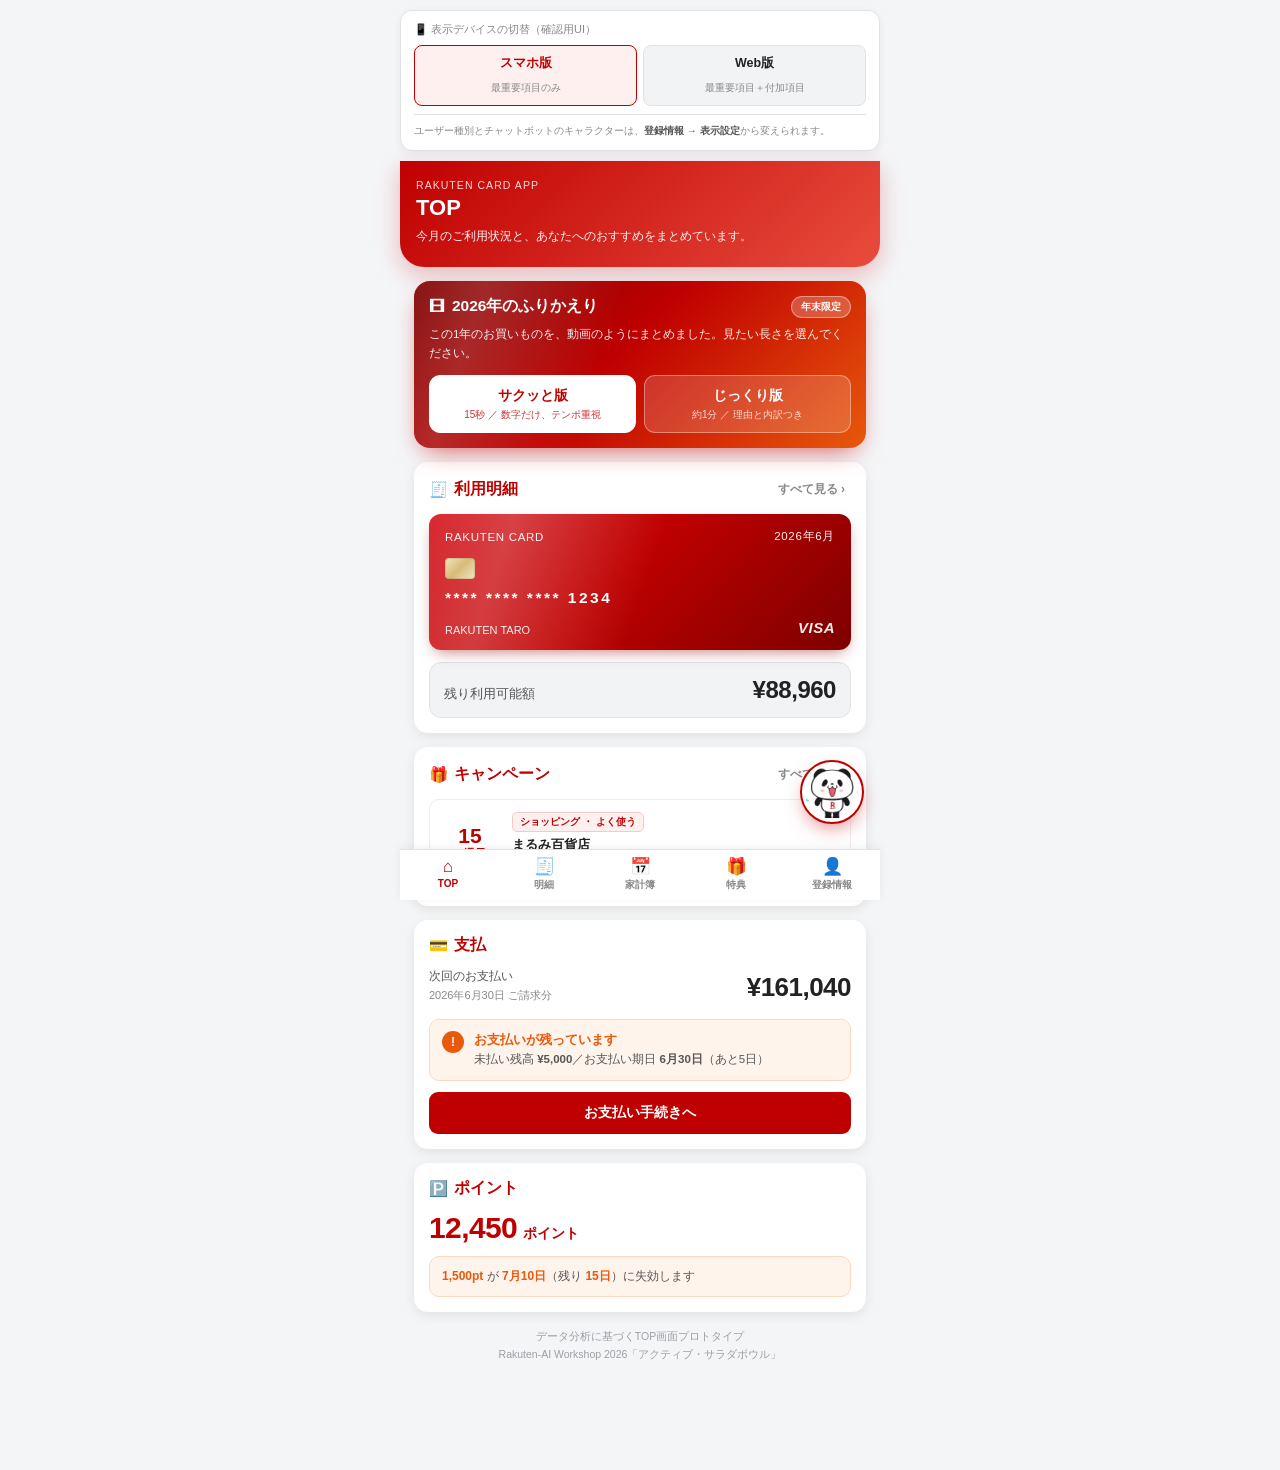
<file: index.html>
<!DOCTYPE html>
<html lang="ja">
<head>
<meta charset="UTF-8">
<meta name="viewport" content="width=device-width, initial-scale=1.0">
<meta name="robots" content="noindex">
<title>楽天カードアプリ 画面設計デモ</title>
<link rel="canonical" href="top.html">
<meta http-equiv="refresh" content="0; url=top.html">
<style>
  body{margin:0;min-height:100vh;display:flex;align-items:center;justify-content:center;
       font-family:"Hiragino Sans","Yu Gothic",sans-serif;background:#bf0000;color:#fff}
  a{color:#fff}
</style>
</head>
<body>
  <p>読み込み中… 自動で切り替わらない場合は <a href="top.html">こちら</a></p>
  <script>location.replace("top.html");</script>
</body>
</html>
</file>
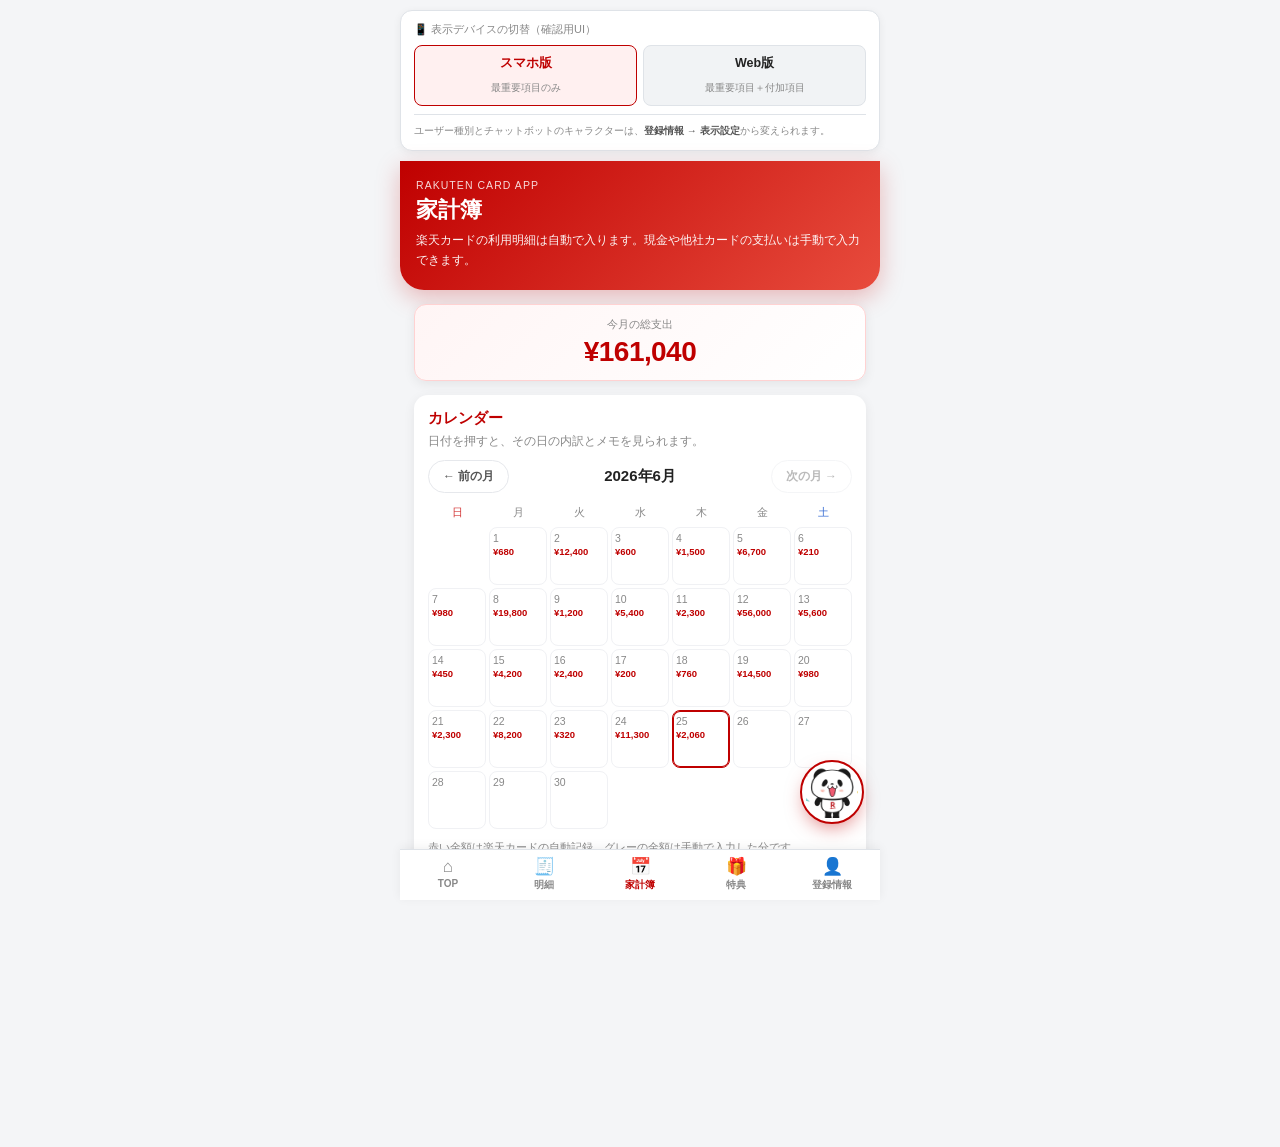
<file: budget.html>
<!doctype html>
<html lang="ja">
    <head>
        <meta charset="UTF-8" />
        <meta name="viewport" content="width=device-width, initial-scale=1.0" />
        <title>家計簿 | 楽天カードアプリ改修案</title>
        <link rel="stylesheet" href="assets/common.css?v=20260818c" />
        <style>
            * {
                box-sizing: border-box;
                margin: 0;
                padding: 0;
            }
            :root {
                --brand: #bf0000;
                --brand-dark: #8e0000;
                --warm: #e8590c;
                --ink: #222;
                --ink-2: #555;
                --ink-3: #888;
                --line: #e6e8ec;
            }
            body {
                background: #f4f5f7;
                color: var(--ink);
                font-family:
                    "Hiragino Sans",
                    "Yu Gothic UI",
                    -apple-system,
                    "Noto Sans JP",
                    Meiryo,
                    sans-serif;
            }
            button {
                font: inherit;
                cursor: pointer;
            }
            .num {
                font-variant-numeric: tabular-nums;
            }
            .app {
                max-width: 480px;
                margin: 0 auto;
                min-height: 100vh;
                position: relative;
            }

            .screen {
                display: none;
            }
            .screen.active {
                display: block;
            }

            header.hero {
                background: linear-gradient(135deg, var(--brand), #e84c3d);
                color: #fff;
                padding: 18px 16px 20px;
                border-radius: 0 0 24px 24px;
                box-shadow: 0 8px 24px rgba(191, 0, 0, 0.25);
            }
            header.hero .mini {
                font-size: 10.5px;
                opacity: 0.85;
                letter-spacing: 0.1em;
            }
            header.hero h1 {
                font-size: 22px;
                margin: 4px 0 6px;
            }
            header.hero p {
                font-size: 12px;
                opacity: 0.95;
                line-height: 1.6;
            }

            .content {
                padding: 14px;
            }

            .summary-row {
                display: grid;
                grid-template-columns: 1fr 1fr;
                gap: 8px;
                margin-bottom: 14px;
            }
            .summary-card {
                background: #fff;
                border-radius: 12px;
                padding: 12px 10px;
                box-shadow: 0 3px 12px rgba(0, 0, 0, 0.07);
                text-align: center;
            }
            .summary-card.main {
                grid-column: 1 / -1;
                background: linear-gradient(135deg, #fff5f5, #fff);
                border: 1px solid #ffd2d2;
            }
            .summary-card .label {
                font-size: 11px;
                color: var(--ink-3);
                margin-bottom: 4px;
            }
            .summary-card .value {
                font-size: 17px;
                font-weight: bold;
            }
            .summary-card.main .value {
                font-size: 28px;
                color: var(--brand);
                letter-spacing: -0.02em;
            }

            .section {
                background: #fff;
                border-radius: 14px;
                padding: 14px;
                margin-bottom: 14px;
                box-shadow: 0 3px 12px rgba(0, 0, 0, 0.07);
            }
            .section-title {
                font-size: 14.5px;
                font-weight: bold;
                color: var(--brand);
                margin-bottom: 4px;
            }
            .section-sub {
                font-size: 11.5px;
                color: var(--ink-3);
                line-height: 1.6;
                margin-bottom: 10px;
            }

            .month-bar {
                display: flex;
                justify-content: space-between;
                align-items: center;
                margin-bottom: 10px;
            }
            .month-btn {
                border: 1px solid var(--line);
                background: #fff;
                color: var(--ink-2);
                border-radius: 999px;
                padding: 7px 14px;
                font-size: 12px;
                font-weight: 700;
            }
            .month-btn:hover:not(:disabled) {
                border-color: var(--brand);
                color: var(--brand);
            }
            .month-btn:disabled {
                opacity: 0.4;
                cursor: default;
            }
            .month-label {
                font-size: 15px;
                font-weight: bold;
            }

            .weekdays {
                display: grid;
                grid-template-columns: repeat(7, 1fr);
                gap: 3px;
                margin-bottom: 4px;
            }
            .weekday {
                text-align: center;
                font-size: 10.5px;
                color: var(--ink-3);
                padding: 3px 0;
            }
            .weekday:first-child {
                color: #d43b3b;
            }
            .weekday:last-child {
                color: #3b6fd4;
            }

            .calendar-grid {
                display: grid;
                grid-template-columns: repeat(7, 1fr);
                gap: 3px;
            }
            .cell {
                min-height: 58px;
                border: 1px solid #f0f1f4;
                border-radius: 8px;
                padding: 4px 3px;
                background: #fff;
                text-align: left;
                font: inherit;
                display: flex;
                flex-direction: column;
                gap: 2px;
                transition:
                    background 0.15s,
                    border-color 0.15s;
            }
            .cell:hover {
                background: #fff6f6;
                border-color: #f3caca;
            }
            .cell.empty {
                border: none;
                background: transparent;
                cursor: default;
            }
            .cell.today {
                border-color: var(--brand);
                box-shadow: inset 0 0 0 1px var(--brand);
            }
            .cell .d {
                font-size: 10.5px;
                color: var(--ink-3);
            }
            .cell .tiny-amount {
                font-size: 9.5px;
                font-weight: 700;
                line-height: 1.3;
            }
            .tiny-amount.auto {
                color: var(--brand);
            }
            .tiny-amount.manual {
                color: #7b8189;
            }

            .calendar-note {
                font-size: 11px;
                color: var(--ink-3);
                margin-top: 10px;
                line-height: 1.6;
            }

            /* 詳細画面 */
            .detail-topbar {
                background: #fff;
                padding: 14px;
                border-bottom: 1px solid var(--line);
                position: sticky;
                top: 0;
                z-index: 50;
            }
            .back-btn {
                background: none;
                border: none;
                color: var(--ink-2);
                font-size: 13px;
                font-weight: 700;
                padding: 0 0 8px;
            }
            .back-btn:hover {
                color: var(--brand);
            }
            .detail-date {
                font-size: 17px;
                font-weight: bold;
            }
            .detail-summary {
                font-size: 12px;
                color: var(--ink-3);
                margin-top: 3px;
            }
            .detail-content {
                padding: 14px;
            }
            .box {
                background: #fff;
                border-radius: 14px;
                padding: 14px;
                margin-bottom: 14px;
                box-shadow: 0 3px 12px rgba(0, 0, 0, 0.07);
            }
            .box h3 {
                font-size: 14px;
                color: var(--brand);
                margin-bottom: 6px;
            }
            .helper {
                font-size: 11.5px;
                color: var(--ink-3);
                line-height: 1.6;
                margin-bottom: 10px;
            }

            .txn-row {
                display: flex;
                align-items: center;
                gap: 10px;
                padding: 10px 0;
                border-bottom: 1px dashed #eee;
                font-size: 13px;
            }
            .txn-row:last-child {
                border-bottom: none;
            }
            .txn-main {
                flex: 1;
                min-width: 0;
            }
            .txn-meta {
                font-size: 10.5px;
                color: var(--ink-3);
                margin-top: 2px;
            }
            .txn-amount {
                font-weight: bold;
                white-space: nowrap;
            }
            .txn-amount.expense {
                color: var(--brand);
            }
            .txn-amount.income {
                color: #1a7f4b;
            }
            .src-tag {
                font-size: 9.5px;
                font-weight: 700;
                padding: 2px 6px;
                border-radius: 4px;
                margin-right: 5px;
                border: 1px solid;
                white-space: nowrap;
            }
            .src-auto {
                color: var(--brand);
                background: #fff0f0;
                border-color: #f3caca;
            }
            .src-manual {
                color: #5c636b;
                background: #f1f3f5;
                border-color: #dfe3e8;
            }

            textarea,
            .form-grid input,
            .form-grid select {
                width: 100%;
                border: 1px solid #d9dee8;
                border-radius: 10px;
                padding: 10px 12px;
                font-size: 14px;
                font-family: inherit;
                background: #fff;
            }
            textarea {
                min-height: 76px;
                resize: vertical;
            }
            textarea:focus,
            .form-grid input:focus,
            .form-grid select:focus {
                outline: none;
                border-color: var(--brand);
            }
            .form-grid {
                display: grid;
                grid-template-columns: 1fr 1fr;
                gap: 10px;
            }
            .form-grid .full {
                grid-column: 1 / -1;
            }
            .form-grid label {
                display: block;
                font-size: 11.5px;
                font-weight: bold;
                color: var(--ink-2);
                margin-bottom: 4px;
            }
            .primary-btn {
                width: 100%;
                height: 44px;
                border: none;
                border-radius: 10px;
                background: var(--brand);
                color: #fff;
                font-size: 14px;
                font-weight: bold;
            }
            .primary-btn:hover {
                background: var(--brand-dark);
            }

            /* カテゴリ・固定費レポート */
            .bar-row {
                display: grid;
                grid-template-columns: 96px 1fr 70px;
                align-items: center;
                gap: 8px;
                font-size: 11.5px;
                padding: 4px 0;
            }
            .bar {
                height: 8px;
                border-radius: 4px;
                background: #eceff2;
                overflow: hidden;
            }
            .bar i {
                display: block;
                height: 100%;
                border-radius: 4px;
            }
            .bar-amt {
                text-align: right;
                font-weight: 600;
                color: var(--ink-2);
            }
        </style>
    </head>
    <body data-screen="budget">
        <div class="app">
            <!-- ===== カレンダー画面 ===== -->
            <section class="screen active" id="calendarScreen">
                <header class="hero">
                    <div class="mini">RAKUTEN CARD APP</div>
                    <h1>家計簿</h1>
                    <p>
                        楽天カードの利用明細は自動で入ります。現金や他社カードの支払いは手動で入力できます。
                    </p>
                </header>

                <div class="content" data-web-cols>
                    <div class="summary-row" data-web-full>
                        <div class="summary-card main">
                            <div class="label">今月の総支出</div>
                            <div class="value num" id="monthlyExpense">¥0</div>
                        </div>
                        <div class="summary-card" data-tier="mid heavy">
                            <div class="label">楽天カード分（自動）</div>
                            <div class="value num" id="monthlyAuto">¥0</div>
                        </div>
                        <div class="summary-card" data-tier="mid heavy">
                            <div class="label">手動入力分</div>
                            <div class="value num" id="monthlyManual">¥0</div>
                        </div>
                    </div>

                    <section class="section" data-web-full>
                        <div class="section-title">カレンダー</div>
                        <div class="section-sub">
                            日付を押すと、その日の内訳とメモを見られます。
                        </div>

                        <div class="month-bar">
                            <button class="month-btn" id="prevMonth">
                                ← 前の月
                            </button>
                            <div class="month-label" id="monthLabel"></div>
                            <button class="month-btn" id="nextMonth">
                                次の月 →
                            </button>
                        </div>

                        <div class="weekdays">
                            <div class="weekday">日</div>
                            <div class="weekday">月</div>
                            <div class="weekday">火</div>
                            <div class="weekday">水</div>
                            <div class="weekday">木</div>
                            <div class="weekday">金</div>
                            <div class="weekday">土</div>
                        </div>

                        <div class="calendar-grid" id="calendarGrid"></div>

                        <div class="calendar-note">
                            赤い金額は楽天カードの自動記録、グレーの金額は手動で入力した分です。
                        </div>
                    </section>

                    <!-- カテゴリ内訳（ヘビー） -->
                    <section class="section" data-tier="heavy">
                        <div class="section-title">カテゴリ別の支出</div>
                        <div class="section-sub">
                            手動入力分もあわせた、この月の内訳です。
                        </div>
                        <div id="catBars"></div>
                    </section>

                    <!-- 固定費レポート（ヘビー） -->
                    <section class="section" data-tier="heavy">
                        <div class="section-title">毎月かかっている支出</div>
                        <div class="section-sub">
                            光熱費・サブスクリプションなど、毎月続けて発生している支出です。
                        </div>
                        <div id="fixedList"></div>
                    </section>
                </div>
            </section>

            <!-- ===== 日別詳細画面 ===== -->
            <section class="screen" id="detailScreen">
                <div class="detail-topbar">
                    <button class="back-btn" id="backToCalendar">
                        ← カレンダーへ戻る
                    </button>
                    <div class="detail-date" id="detailDateLabel"></div>
                    <div class="detail-summary" id="detailSummary"></div>
                </div>

                <div class="detail-content" data-web-cols>
                    <section class="box">
                        <h3>その日の利用情報</h3>
                        <div id="txnList"></div>
                    </section>

                    <section class="box">
                        <h3>その他の支払いを入力</h3>
                        <div class="helper">
                            現金、他社カード、銀行振込、電子マネーなどを追加できます。
                        </div>
                        <div class="form-grid">
                            <div>
                                <label for="manualType">収支区分</label>
                                <select id="manualType">
                                    <option value="expense">支出</option>
                                    <option value="income">収入</option>
                                </select>
                            </div>
                            <div>
                                <label for="manualMethod">支払い方法</label>
                                <select id="manualMethod">
                                    <option>現金</option>
                                    <option>他社カード</option>
                                    <option>銀行振込</option>
                                    <option>電子マネー</option>
                                </select>
                            </div>
                            <div class="full">
                                <label for="manualTitle">内容</label>
                                <input
                                    type="text"
                                    id="manualTitle"
                                    placeholder="例：ランチ代、交通費、立替精算" />
                            </div>
                            <div>
                                <label for="manualCategory">カテゴリ</label>
                                <select id="manualCategory">
                                    <option>食費</option>
                                    <option>交通費</option>
                                    <option>日用品</option>
                                    <option>交際費</option>
                                    <option>医療</option>
                                    <option>エンタメ</option>
                                    <option>その他</option>
                                </select>
                            </div>
                            <div>
                                <label for="manualAmount">金額</label>
                                <input
                                    type="number"
                                    id="manualAmount"
                                    min="0"
                                    placeholder="1200" />
                            </div>
                        </div>
                        <button
                            class="primary-btn"
                            id="addManualBtn"
                            style="margin-top: 12px">
                            支払いを追加
                        </button>
                    </section>

                    <section class="box" data-tier="mid heavy">
                        <h3>ひとことメモ</h3>
                        <div class="helper">
                            その日の出来事や気づき、節約メモを自由に記入できます。
                        </div>
                        <textarea
                            id="dailyNote"
                            placeholder="例：今月はショッピングが多め。週末は節約を意識する。"></textarea>
                        <button
                            class="primary-btn"
                            id="saveNoteBtn"
                            style="margin-top: 10px">
                            メモを保存
                        </button>
                    </section>
                </div>
            </section>
        </div>

        <script src="assets/data.js?v=20260818c"></script>
        <script src="assets/common.js?v=20260818c"></script>
        <script>
            (function () {
                var C = APP.C,
                    yen = APP.yen;
                var el = function (id) {
                    return document.getElementById(id);
                };

                var idx = 0; /* 0 = 最新月 */
                var manual = {}; /* 手動入力： "2026-06-10" -> [ {...} ] */
                var notes = {}; /* メモ */
                var selected = null;

                function month() {
                    return APP.MONTHS[idx];
                }
                function autoMap() {
                    return APP.byDate(month().key);
                }

                function dayItems(dateStr) {
                    var a = (autoMap()[dateStr] || []).map(function (x) {
                        return {
                            title: x.shop,
                            category: x.category,
                            amount: x.amount,
                            method: x.payment,
                            source: "楽天カード",
                            type: "expense",
                            auto: true,
                        };
                    });
                    return a.concat(manual[dateStr] || []);
                }

                function signed(item) {
                    return item.type === "income" ? -item.amount : item.amount;
                }

                /* ---- 右下のキャラクターに言わせる ----
     吹き出しは置かず、チャットボットの最初のひとことに反映する。
     使いすぎのときはキャラクターがやわらかく光る。 */
                function say(kind, vars, notify) {
                    var text = RK.line(kind, vars);
                    if (!text) return;
                    if (notify) RK.notify(text);
                }

                /* ---- カレンダー ---- */
                function renderCalendar() {
                    var m = month();
                    var y = Number(m.key.slice(0, 4)),
                        mo = Number(m.key.slice(5, 7));
                    var first = new Date(y, mo - 1, 1);
                    var days = new Date(y, mo, 0).getDate();
                    var grid = "";

                    for (var i = 0; i < first.getDay(); i++)
                        grid += '<div class="cell empty"></div>';

                    for (var d = 1; d <= days; d++) {
                        var key = m.key + "-" + String(d).padStart(2, "0");
                        var list = dayItems(key);
                        var a = list
                            .filter(function (x) {
                                return x.auto;
                            })
                            .reduce(function (s, x) {
                                return s + signed(x);
                            }, 0);
                        var mn = list
                            .filter(function (x) {
                                return !x.auto;
                            })
                            .reduce(function (s, x) {
                                return s + signed(x);
                            }, 0);
                        grid +=
                            '<button class="cell' +
                            (key === C.today ? " today" : "") +
                            '" data-date="' +
                            key +
                            '">' +
                            '<span class="d">' +
                            d +
                            "</span>" +
                            (a
                                ? '<span class="tiny-amount auto num">' +
                                  yen(a) +
                                  "</span>"
                                : "") +
                            (mn
                                ? '<span class="tiny-amount manual num">' +
                                  (mn < 0 ? "+" + yen(-mn) : yen(mn)) +
                                  "</span>"
                                : "") +
                            "</button>";
                    }
                    el("calendarGrid").innerHTML = grid;
                    el("monthLabel").textContent = m.label;
                    el("prevMonth").disabled = idx >= APP.MONTHS.length - 1;
                    el("nextMonth").disabled = idx <= 0;
                }

                /* ---- サマリとレポート ---- */
                function renderSummary() {
                    var m = month();
                    var autoTotal = APP.total(m.items);
                    var manualTotal = 0;
                    Object.keys(manual).forEach(function (k) {
                        if (k.indexOf(m.key) === 0)
                            manual[k].forEach(function (x) {
                                manualTotal += signed(x);
                            });
                    });

                    el("monthlyExpense").textContent = yen(
                        autoTotal + manualTotal,
                    );
                    el("monthlyAuto").textContent = yen(autoTotal);
                    el("monthlyManual").textContent = yen(manualTotal);

                    /* カテゴリ内訳（手動入力分を含む） */
                    var all = m.items.map(function (x) {
                        return { category: x.category, amount: x.amount };
                    });
                    Object.keys(manual).forEach(function (k) {
                        if (k.indexOf(m.key) !== 0) return;
                        manual[k].forEach(function (x) {
                            if (x.type === "expense")
                                all.push({
                                    category: x.category,
                                    amount: x.amount,
                                });
                        });
                    });
                    var cats = APP.groupSum(all, "category");
                    var sum = all.reduce(function (s, x) {
                        return s + x.amount;
                    }, 0);
                    el("catBars").innerHTML = cats
                        .map(function (c) {
                            return (
                                '<div class="bar-row"><span>' +
                                c.key +
                                "</span>" +
                                '<span class="bar"><i style="width:' +
                                Math.round((c.amount / sum) * 100) +
                                "%;background:" +
                                (C.categoryColor[c.key] || "#8a9099") +
                                '"></i></span>' +
                                '<span class="bar-amt num">' +
                                yen(c.amount) +
                                "</span></div>"
                            );
                        })
                        .join("");

                    /* 固定費：2ヶ月とも同じカテゴリで発生しているもの */
                    var fixedCats = ["光熱費", "サブスクリプション"];
                    var rows = fixedCats
                        .map(function (cat) {
                            var cur = m.items.filter(function (x) {
                                return x.category === cat;
                            });
                            var prev = APP.MONTHS[
                                Math.min(idx + 1, APP.MONTHS.length - 1)
                            ].items.filter(function (x) {
                                return x.category === cat;
                            });
                            var curT = APP.total(cur),
                                prevT = APP.total(prev);
                            var diff = curT - prevT;
                            return (
                                '<div class="bar-row" style="grid-template-columns:110px 1fr auto">' +
                                "<span>" +
                                cat +
                                "（" +
                                cur.length +
                                "件）</span>" +
                                '<span style="font-size:11px;color:var(--ink-3)">' +
                                (idx + 1 < APP.MONTHS.length
                                    ? "前月比 " +
                                      (diff > 0 ? "+" : "") +
                                      yen(diff)
                                    : "前月データなし") +
                                "</span>" +
                                '<span class="bar-amt num">' +
                                yen(curT) +
                                "</span></div>"
                            );
                        })
                        .join("");
                    var revo = m.items.filter(function (x) {
                        return x.payment === "リボ";
                    });
                    if (revo.length) {
                        rows +=
                            '<div class="helper" style="margin-top:10px">' +
                            "毎月続く支出のうち <b>" +
                            revo.length +
                            "件</b>（" +
                            yen(APP.total(revo)) +
                            "）がリボ払いです。手数料がかかり続けるため、支払い方法の見直しをおすすめします。</div>";
                    }
                    el("fixedList").innerHTML = rows;
                }

                /* ---- 日別詳細 ---- */
                function openDay(key) {
                    selected = key;
                    var list = dayItems(key);
                    var exp = list
                        .filter(function (x) {
                            return x.type !== "income";
                        })
                        .reduce(function (s, x) {
                            return s + x.amount;
                        }, 0);
                    var inc = list
                        .filter(function (x) {
                            return x.type === "income";
                        })
                        .reduce(function (s, x) {
                            return s + x.amount;
                        }, 0);

                    el("detailDateLabel").textContent = RK.ymd(key);
                    el("detailSummary").textContent =
                        "支出 " +
                        yen(exp) +
                        " ／ 収入 " +
                        yen(inc) +
                        " ／ " +
                        list.length +
                        "件";

                    el("txnList").innerHTML = list.length
                        ? list
                              .map(function (x) {
                                  return (
                                      '<div class="txn-row"><div class="txn-main">' +
                                      '<span class="src-tag ' +
                                      (x.auto ? "src-auto" : "src-manual") +
                                      '">' +
                                      (x.auto ? "自動" : "手動") +
                                      "</span>" +
                                      x.title +
                                      '<div class="txn-meta">' +
                                      x.category +
                                      " ／ " +
                                      x.method +
                                      " ／ " +
                                      x.source +
                                      "</div></div>" +
                                      '<div class="txn-amount ' +
                                      (x.type === "income"
                                          ? "income"
                                          : "expense") +
                                      ' num">' +
                                      (x.type === "income" ? "+" : "") +
                                      yen(x.amount) +
                                      "</div></div>"
                                  );
                              })
                              .join("")
                        : '<div class="helper">この日の記録はまだありません。</div>';

                    el("dailyNote").value = notes[key] || "";
                    el("calendarScreen").classList.remove("active");
                    el("detailScreen").classList.add("active");
                    window.scrollTo(0, 0);
                }

                function back() {
                    el("detailScreen").classList.remove("active");
                    el("calendarScreen").classList.add("active");
                    window.scrollTo(0, 0);
                }

                /* ---- 操作 ---- */
                el("calendarGrid").addEventListener("click", function (e) {
                    var c = e.target.closest("[data-date]");
                    if (c) openDay(c.dataset.date);
                });
                el("backToCalendar").addEventListener("click", back);
                el("prevMonth").addEventListener("click", function () {
                    if (idx < APP.MONTHS.length - 1) {
                        idx++;
                        render();
                    }
                });
                el("nextMonth").addEventListener("click", function () {
                    if (idx > 0) {
                        idx--;
                        render();
                    }
                });

                el("addManualBtn").addEventListener("click", function () {
                    var amt = Number(el("manualAmount").value);
                    var title = el("manualTitle").value.trim();
                    if (!title) {
                        RK.toast("内容を入力してください");
                        return;
                    }
                    if (!amt || amt <= 0) {
                        RK.toast("金額を入力してください");
                        return;
                    }
                    (manual[selected] = manual[selected] || []).push({
                        title: title,
                        category: el("manualCategory").value,
                        amount: amt,
                        method: el("manualMethod").value,
                        source: el("manualMethod").value,
                        type: el("manualType").value,
                        auto: false,
                    });
                    el("manualTitle").value = "";
                    el("manualAmount").value = "";
                    openDay(selected);
                    renderSummary();
                    renderCalendar();
                    RK.toast("支払いを追加しました");
                });

                el("saveNoteBtn").addEventListener("click", function () {
                    notes[selected] = el("dailyNote").value;
                    RK.toast("メモを保存しました");
                });

                /* ---- 描画 ---- */
                function render() {
                    renderCalendar();
                    renderSummary();

                    var u = APP.usage(month().key);
                    if (u.level === "danger") {
                        say("danger", { rate: u.rate }, true);
                    } else if (u.level === "notice") {
                        say("notice", { rate: u.rate }, true);
                    }
                }

                render();
                document.addEventListener("rk:state", render);
            })();
        </script>
    </body>
</html>
</file>
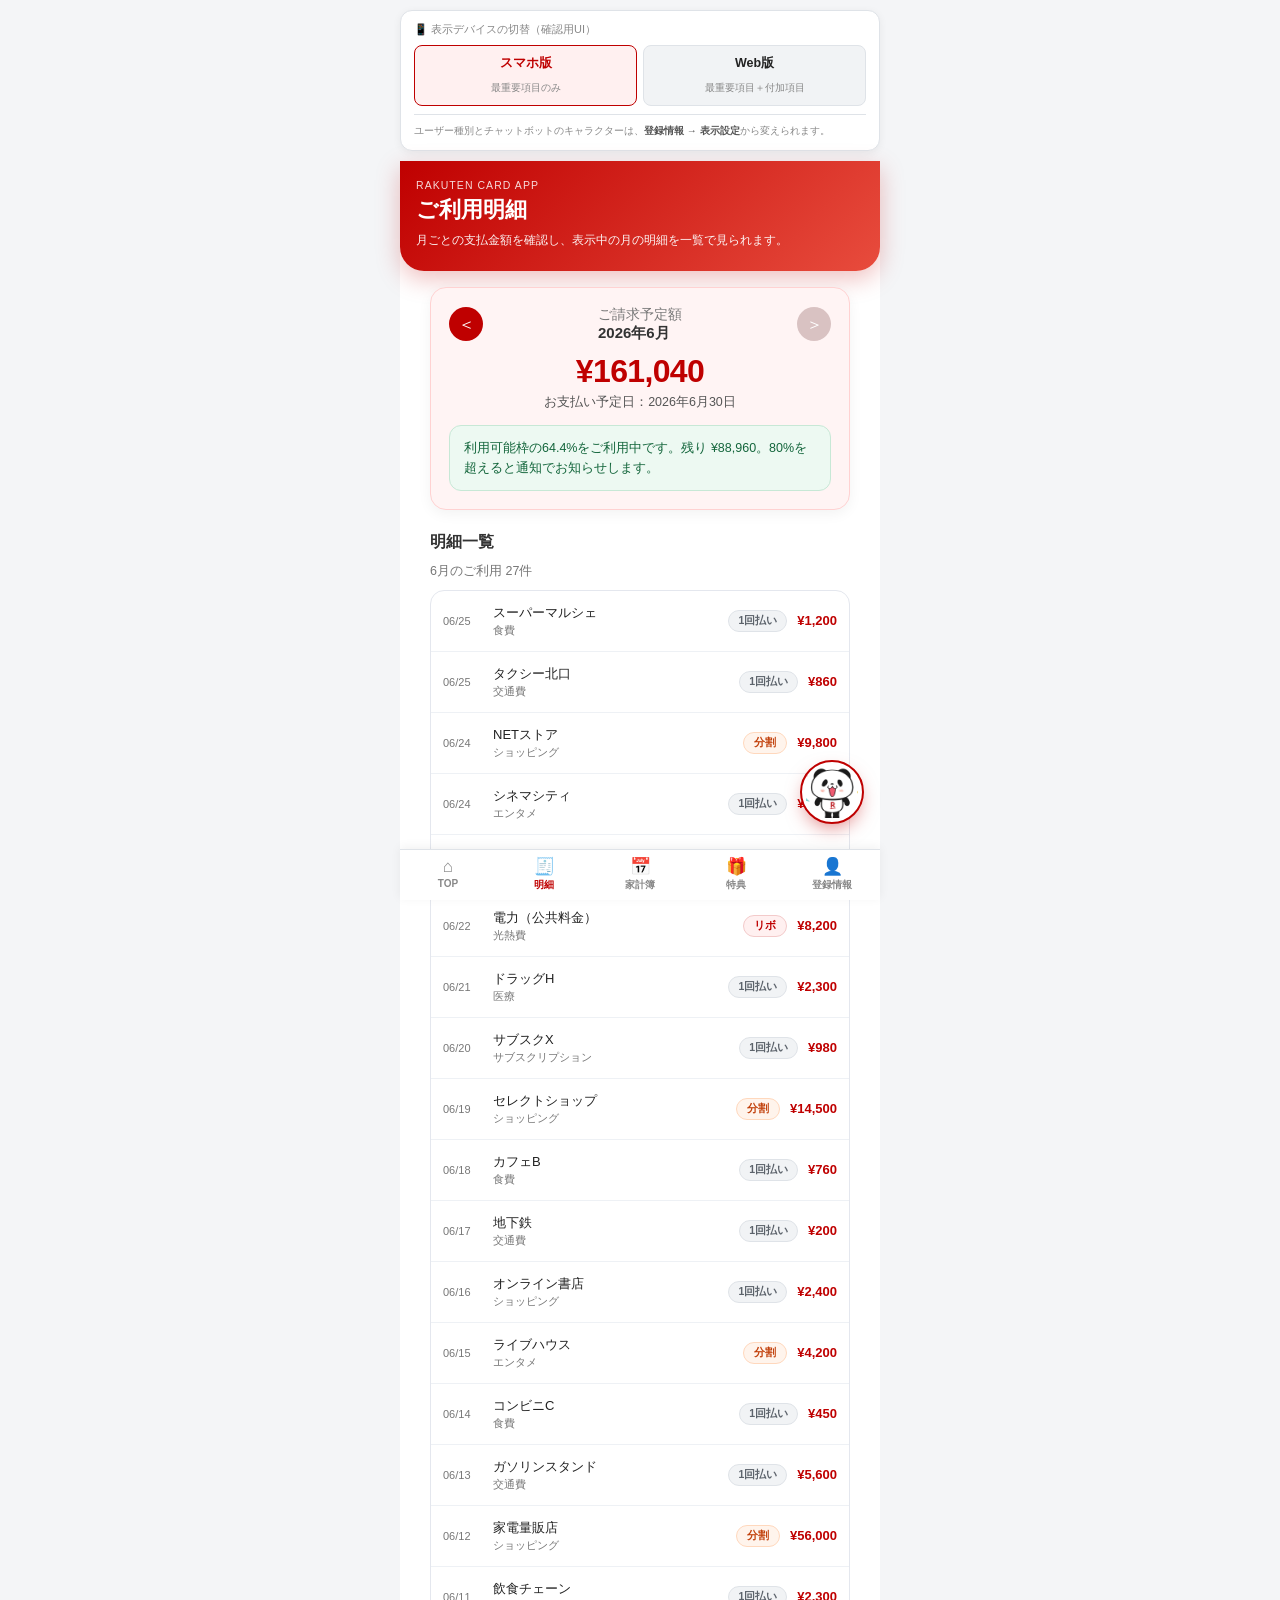
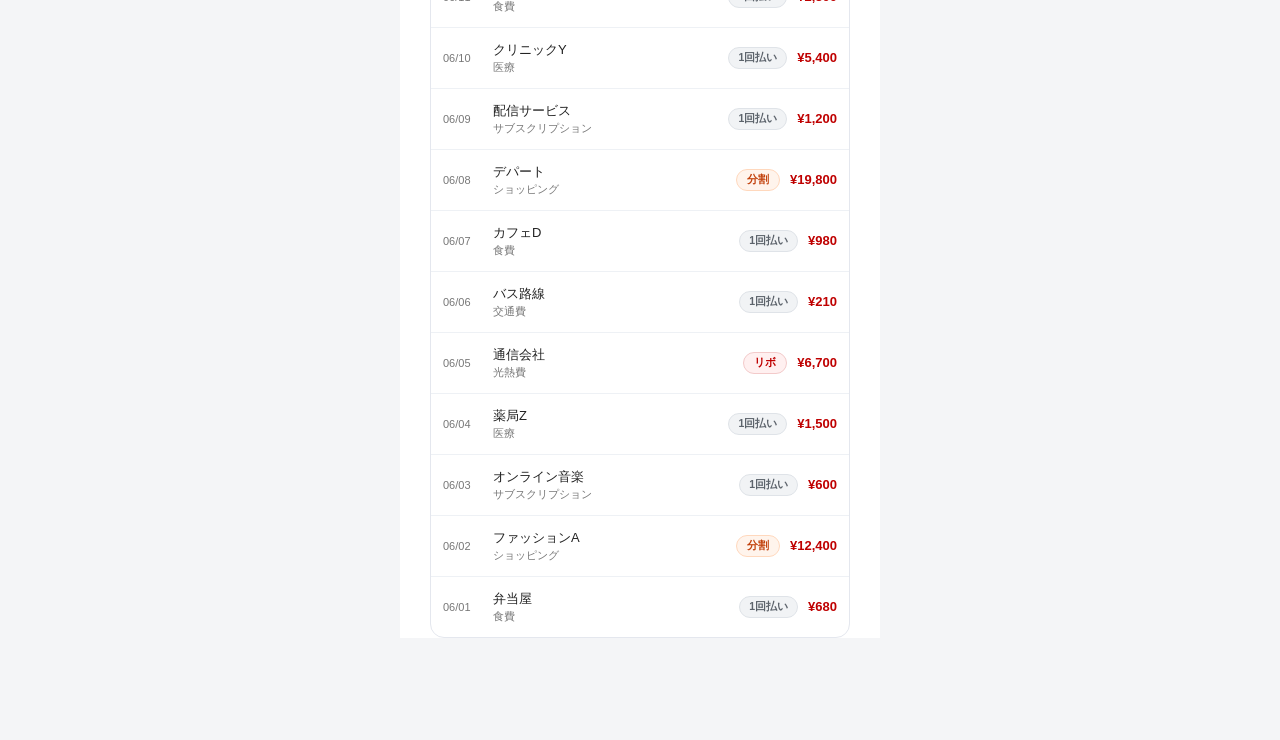
<file: detail.html>
<!DOCTYPE html>
<html lang="ja">
<head>
  <meta charset="UTF-8" />
  <meta name="viewport" content="width=device-width, initial-scale=1.0" />
  <title>ご利用明細 | 楽天カードアプリ改修案</title>
  <link rel="stylesheet" href="assets/common.css?v=20260818c" />
  <style>
    * { box-sizing: border-box; margin: 0; padding: 0; }
    :root {
      --brand: #bf0000; --brand-dark: #980000; --warm: #e8590c;
      --ink: #222; --ink-2: #555; --ink-3: #777;
      --line: #e4e7ee;
    }
    body {
      background: #f4f5f7; color: var(--ink);
      font-family: "Yu Gothic", "Hiragino Kaku Gothic ProN", -apple-system, "Noto Sans JP", sans-serif;
    }
    button { font: inherit; cursor: pointer; }
    .num { font-variant-numeric: tabular-nums; }

    .app { max-width: 480px; margin: 0 auto; background: #fff; min-height: 100vh; }

    /* ===== ヘッダー（家計簿と同じ） ===== */
    header.hero {
      background: linear-gradient(135deg, var(--brand), #e84c3d);
      color: #fff; padding: 18px 16px 20px;
      border-radius: 0 0 24px 24px; box-shadow: 0 8px 24px rgba(191,0,0,.25);
    }
    header.hero .mini { font-size: 10.5px; opacity: .85; letter-spacing: .1em; }
    header.hero h1 { font-size: 22px; margin: 4px 0 6px; }
    header.hero p { font-size: 12px; opacity: .95; line-height: 1.6; }

    .section-title { font-size: 16px; font-weight: bold; margin: 22px 16px 10px; color: #333; }

    .card {
      margin: 16px; padding: 18px;
      border-radius: 16px; background: #fff;
      border: 1px solid var(--line);
      box-shadow: 0 4px 14px rgba(0,0,0,.05);
    }
    .billing-card { background: #fff4f4; border-color: #ffd2d2; }

    .billing-top { display: flex; align-items: center; justify-content: space-between; gap: 10px; margin-bottom: 10px; }
    .month-btn {
      width: 34px; height: 34px; border: none; border-radius: 50%;
      background: var(--brand); color: #fff; font-size: 17px; flex: none;
      transition: background .2s;
    }
    .month-btn:hover:not(:disabled) { background: var(--brand-dark); }
    .month-btn:disabled { background: #d9c2c2; cursor: default; }
    .billing-title { font-size: 13.5px; color: var(--ink-3); text-align: center; }
    .billing-month { font-size: 15px; font-weight: bold; color: #333; }

    .billing-amount { font-size: 32px; font-weight: bold; color: var(--brand); text-align: center; letter-spacing: -.02em; }
    .billing-date { font-size: 12.5px; color: var(--ink-2); text-align: center; margin-top: 4px; }

    .usage-wrap { margin-top: 16px; }
    .usage-meta { display: flex; justify-content: space-between; font-size: 12px; color: var(--ink-2); margin-bottom: 6px; }
    .usage-track { height: 10px; background: #f0dede; border-radius: 999px; overflow: hidden; }
    .usage-fill { height: 100%; width: 0; border-radius: 999px; background: linear-gradient(90deg, #ffb300, #e53935); transition: width .3s ease; }
    .usage-sub { display: flex; justify-content: space-between; font-size: 11.5px; color: var(--ink-3); margin-top: 6px; }

    .notice { margin-top: 14px; padding: 12px 14px; border-radius: 12px; font-size: 12.5px; line-height: 1.6; }
    .notice.safe    { background: #edf9f2; border: 1px solid #c7e8d6; color: #14663c; }
    .notice.notice-lv { background: #fff4ec; border: 1px solid #ffd8bd; color: #9a4a00; }
    .notice.danger  { background: #fff0f0; border: 1px solid #f3b2b2; color: #b30000; }
    .notice b { font-weight: 800; }

    /* 検索 */
    .search-grid { display: grid; grid-template-columns: 1fr 1fr; gap: 12px; }
    .field.full { grid-column: 1 / -1; }
    .field label { display: block; font-size: 11.5px; color: var(--ink-3); margin-bottom: 5px; font-weight: bold; }
    .field input, .field select {
      width: 100%; height: 40px; border: 1px solid #d9dee8; border-radius: 10px;
      padding: 0 12px; font-size: 13px; background: #fff; font-family: inherit;
    }
    .field input:focus, .field select:focus { outline: none; border-color: var(--brand); }
    .search-actions { display: flex; gap: 10px; margin-top: 14px; }
    .btn { flex: 1; height: 42px; border: none; border-radius: 10px; font-size: 13px; font-weight: bold; transition: .2s; }
    .btn-primary { background: var(--brand); color: #fff; }
    .btn-primary:hover { background: var(--brand-dark); }
    .btn-secondary { background: #eceff5; color: #444; }
    .btn-secondary:hover { background: #dde3ec; }

    .result-count { margin: 0 16px 10px; font-size: 12.5px; color: var(--ink-3); }

    /* 明細（ライト：カード型リスト） */
    .txn-list { margin: 0 16px 16px; border: 1px solid var(--line); border-radius: 14px; overflow: hidden; }
    .txn-row {
      display: flex; align-items: center; gap: 10px;
      padding: 13px 12px; border-bottom: 1px solid #eef1f5; font-size: 13px;
    }
    .txn-row:last-child { border-bottom: none; }
    .txn-row:hover { background: #fffafa; }
    .txn-date { font-size: 11px; color: var(--ink-3); width: 40px; flex: none; }
    .txn-shop { flex: 1; min-width: 0; overflow: hidden; text-overflow: ellipsis; white-space: nowrap; }
    .txn-cat  { font-size: 10.5px; color: var(--ink-3); }
    .txn-amt  { font-weight: bold; color: var(--brand); flex: none; }
    .badge {
      display: inline-block; padding: 3px 9px; border-radius: 999px;
      font-size: 10.5px; font-weight: bold; border: 1px solid; flex: none; min-width: 44px; text-align: center;
    }

    /* 明細（ミドル・ヘビー：表） */
    .table-wrap { margin: 0 16px 16px; overflow-x: auto; border: 1px solid var(--line); border-radius: 14px; }
    table { width: 100%; border-collapse: collapse; min-width: 460px; }
    th, td { padding: 12px 10px; text-align: left; border-bottom: 1px solid #eef1f5; font-size: 12px; white-space: nowrap; }
    th { background: #f7f8fb; color: var(--ink-2); font-weight: bold; font-size: 11.5px; }
    tbody tr:hover { background: #fffafa; }
    td.amount { font-weight: bold; color: var(--brand); text-align: right; }

    /* 円グラフ */
    .pie-wrap { display: flex; align-items: center; gap: 16px; flex-wrap: wrap; }
    .pie { flex: none; }
    .legend { flex: 1; min-width: 160px; display: flex; flex-direction: column; gap: 6px; }
    .legend-row { display: grid; grid-template-columns: 12px 1fr auto; align-items: center; gap: 8px; font-size: 12px; }
    .legend-dot { width: 12px; height: 12px; border-radius: 3px; }
    .legend-amt { color: var(--ink-2); font-weight: 600; }
    .legend-pct { color: var(--ink-3); font-size: 11px; margin-left: 4px; }

    .kv { display: flex; justify-content: space-between; font-size: 13px; padding: 9px 0; }
    .kv + .kv { border-top: 1px dashed #eee; }
    .kv .v { font-weight: bold; }

    .sim { margin-top: 12px; padding: 13px 14px; border-radius: 12px; background: #fff4ec; border: 1px solid #ffd8bd; }
    .sim-title { font-size: 13px; font-weight: bold; color: #9a4a00; margin-bottom: 5px; }
    .sim-desc { font-size: 11.5px; color: var(--ink-2); line-height: 1.6; }
    .sim button { margin-top: 10px; width: 100%; height: 40px; border: none; border-radius: 9px; background: var(--warm); color: #fff; font-weight: bold; font-size: 12.5px; }

    .empty { padding: 20px 12px; text-align: center; font-size: 13px; color: var(--ink-3); }

    /* 直近1年の棒グラフ（TOP画面と同じ見せ方） */
    .trend { display: flex; align-items: flex-end; gap: 4px; height: 110px; padding: 0 2px; }
    .trend-col {
      flex: 1; display: flex; flex-direction: column; align-items: center; gap: 4px;
      height: 100%; justify-content: flex-end; background: none; border: none; padding: 0;
      font: inherit; color: inherit;
    }
    .trend-col[data-has="1"] { cursor: pointer; }
    .trend-bar {
      width: 100%; border-radius: 4px 4px 0 0;
      background: linear-gradient(180deg, #c8ced6, #8a9099);
      transition: filter .15s;
    }
    .trend-col:hover .trend-bar { filter: brightness(1.12); }
    .trend-col.now .trend-bar { background: linear-gradient(180deg, #ff8a8a, var(--brand)); }
    .trend-col.top .trend-bar { background: linear-gradient(180deg, #ffd08a, var(--warm)); }
    .trend-label { font-size: 9px; color: var(--ink-3); }
    .trend-col.now .trend-label { color: var(--brand); font-weight: bold; }
    .trend-note { font-size: 11.5px; color: var(--ink-3); line-height: 1.7; margin-top: 10px; }
    .trend-note b { color: var(--ink-2); }
  </style>
</head>
<body data-screen="detail">

<div class="app">
  <header class="hero">
    <div class="mini">RAKUTEN CARD APP</div>
    <h1>ご利用明細</h1>
    <p>月ごとの支払金額を確認し、表示中の月の明細を一覧で見られます。</p>
  </header>

  <div class="content" data-web-cols>

  <!-- ===== ご請求予定額（全種別で表示：ユーザー自身の事実） ===== -->
  <section class="card billing-card" data-web-full>
    <div class="billing-top">
      <button class="month-btn" id="prevMonth" aria-label="前の月">＜</button>
      <div>
        <div class="billing-title">ご請求予定額</div>
        <div class="billing-month" id="monthLabel"></div>
      </div>
      <button class="month-btn" id="nextMonth" aria-label="次の月">＞</button>
    </div>

    <div class="billing-amount num" id="billingAmount">¥0</div>
    <div class="billing-date" id="billingDate"></div>

    <div class="usage-wrap" data-tier="mid heavy">
      <div class="usage-meta">
        <span>ご利用額 / 利用可能枠</span>
        <span class="num" id="usageRate">0%</span>
      </div>
      <div class="usage-track"><div class="usage-fill" id="usageFill"></div></div>
      <div class="usage-sub">
        <span class="num" id="usageText"></span>
        <span class="num" id="remainText"></span>
      </div>
    </div>

    <!-- 使いすぎ通知：この画面が一次責任。全種別で表示する -->
    <div class="notice safe" id="statusNotice"></div>
  </section>

  <!-- ===== 検索（ミドル以上：絞り込みは「選択肢」なので出し分ける） ===== -->
  <div data-tier="mid heavy">
    <h2 class="section-title">検索</h2>
    <section class="card">
      <div class="search-grid">
        <div class="field">
          <label for="categoryFilter">カテゴリ</label>
          <select id="categoryFilter"><option value="すべて">すべて</option></select>
        </div>
        <div class="field">
          <label for="paymentFilter">決済方法</label>
          <select id="paymentFilter">
            <option value="すべて">すべて</option>
            <option value="1回払い">1回払い</option>
            <option value="分割">分割</option>
            <option value="リボ">リボ</option>
          </select>
        </div>
        <div class="field full">
          <label for="shopFilter">店舗名</label>
          <input type="text" id="shopFilter" placeholder="例: コンビニ / 家電 / カフェ" />
        </div>
        <div class="field full">
          <label for="minAmountFilter">いくら以上</label>
          <input type="number" id="minAmountFilter" placeholder="例: 5000" min="0" />
        </div>
      </div>
      <div class="search-actions">
        <button class="btn btn-primary" id="searchBtn">検索する</button>
        <button class="btn btn-secondary" id="resetBtn">リセット</button>
      </div>
    </section>
  </div>

  <!-- ===== 明細一覧（全種別で全件表示） ===== -->
  <h2 class="section-title">明細一覧</h2>
  <div class="result-count" id="resultCount"></div>

  <div data-tier="light">
    <div class="txn-list" id="txnList"></div>
  </div>

  <div data-tier="mid heavy" data-web-full>
    <div class="table-wrap">
      <table>
        <thead>
          <tr><th>利用日</th><th>利用店舗</th><th>カテゴリ</th><th style="text-align:right">利用金額</th><th>支払方法</th>
              <th data-device="web">前月の同カテゴリ</th></tr>
        </thead>
        <tbody id="tableBody"></tbody>
      </table>
    </div>
  </div>

  <!-- ===== 直近1年の推移（TOP画面の棒グラフと同じもの） ===== -->
  <div data-tier="mid heavy" data-web-full>
    <h2 class="section-title">直近1年のご利用額</h2>
    <section class="card">
      <div class="trend" id="trend"></div>
      <div class="trend-note" id="trendNote"></div>
    </section>
  </div>

  <!-- ===== カテゴリ内訳（ヘビー：アプリ側の「解釈」） ===== -->
  <div data-tier="heavy">
    <h2 class="section-title">カテゴリ内訳</h2>
    <section class="card">
      <div class="pie-wrap">
        <svg class="pie" id="pie" width="150" height="150" viewBox="0 0 42 42" role="img" aria-label="カテゴリ別支出の円グラフ"></svg>
        <div class="legend" id="legend"></div>
      </div>
    </section>

    <h2 class="section-title">お支払い方法の内訳</h2>
    <section class="card">
      <div id="methodList"></div>
      <div class="sim">
        <div class="sim-title">あとから分割／リボに変更できます</div>
        <div class="sim-desc" id="simDesc"></div>
        <button data-toast="あとから分割／リボのシミュレーション画面へ">支払い回数をシミュレーションする</button>
      </div>
    </section>
  </div>

  <!-- Web版だけに出す月次比較（PC＝最重要項目＋付加項目） -->
  <section class="card" data-device="web" data-web-full>
    <h2 class="section-title" style="margin:0 0 10px">カテゴリ別の前月比較</h2>
    <div class="table-wrap">
      <table>
        <thead><tr><th>カテゴリ</th><th style="text-align:right" id="colCur"></th>
          <th style="text-align:right" id="colPrev"></th><th style="text-align:right">差額</th><th>推移</th></tr></thead>
        <tbody id="compareBody"></tbody>
      </table>
    </div>
  </section>

  </div>
</div>

<script src="assets/data.js?v=20260818c"></script>
<script src="assets/common.js?v=20260818c"></script>
<script>
(function () {
  var C = APP.C, yen = APP.yen;
  var idx = 0;   /* 0 = 最新月 */

  var el = function (id) { return document.getElementById(id); };

  function currentTier() {
    if (document.body.classList.contains("tier-heavy")) return "heavy";
    if (document.body.classList.contains("tier-mid"))   return "mid";
    return "light";
  }

  function badge(method) {
    var m = C.methodColor[method];
    return '<span class="badge" style="background:' + m.bg + ";color:" + m.fg + ";border-color:" + m.bd + '">' + method + "</span>";
  }

  function filtered(items) {
    if (currentTier() === "light") return items;   /* ライトには検索UIが無いので全件 */
    var cat = el("categoryFilter").value;
    var pay = el("paymentFilter").value;
    var shop = el("shopFilter").value.trim();
    var min = Number(el("minAmountFilter").value || 0);
    return items.filter(function (x) {
      return (cat === "すべて" || x.category === cat)
          && (pay === "すべて" || x.payment === pay)
          && (!shop || x.shop.indexOf(shop) >= 0)
          && x.amount >= min;
    });
  }

  function renderList(items) {
    if (!items.length) {
      el("txnList").innerHTML = '<div class="empty">該当する明細はありません。</div>';
      el("tableBody").innerHTML = '<tr><td colspan="5" class="empty">該当する明細はありません。</td></tr>';
      return;
    }
    el("txnList").innerHTML = items.map(function (x) {
      return '<div class="txn-row">' +
             '<span class="txn-date num">' + x.date.slice(5).replace("-", "/") + "</span>" +
             '<span class="txn-shop">' + x.shop + '<br><span class="txn-cat">' + x.category + "</span></span>" +
             badge(x.payment) +
             '<span class="txn-amt num">' + yen(x.amount) + "</span></div>";
    }).join("");

    /* Web版の追加列：同じカテゴリの前月合計 */
    var prevMonth = APP.MONTHS[idx + 1];
    var prevByCat = {};
    if (prevMonth) APP.groupSum(prevMonth.items, "category").forEach(function (c) { prevByCat[c.key] = c.amount; });

    el("tableBody").innerHTML = items.map(function (x) {
      return "<tr><td class=\"num\">" + x.date.replace(/-/g, "/") + "</td><td>" + x.shop + "</td><td>" + x.category +
             '</td><td class="amount num">' + yen(x.amount) + "</td><td>" + badge(x.payment) + "</td>" +
             '<td class="num" data-device="web" style="color:#888">' +
             (prevByCat[x.category] != null ? yen(prevByCat[x.category]) : "—") + "</td></tr>";
    }).join("");
  }

  /* ---- 直近1年の棒グラフ ----
     金額は APP.YEAR（年末サマリーと同じ数字）を使う。
     明細行を持つ月は押すとその月に切り替わる。 */
  function renderTrend() {
    var months = APP.YEAR.months;
    var max = Math.max.apply(null, months.map(function (m) { return m.total; }));
    var best = months.slice().sort(function (a, b) { return b.total - a.total; })[0];
    var nowShort = APP.MONTHS[idx].short;

    el("trend").innerHTML = months.map(function (m) {
      var has = APP.MONTHS.some(function (x) { return x.short === m.short; });
      var cls = (m.short === nowShort ? " now" : "") + (m.short === best.short ? " top" : "");
      return '<button class="trend-col' + cls + '" data-short="' + m.short + '" data-has="' + (has ? 1 : 0) +
             '" title="' + m.short + " " + yen(m.total) + '">' +
             '<div class="trend-bar" style="height:' + Math.round((m.total / max) * 100) + '%"></div>' +
             '<span class="trend-label">' + m.short.replace("月", "") + "</span></button>";
    }).join("");

    var year = months.reduce(function (a, m) { return a + m.total; }, 0);
    el("trendNote").innerHTML =
      "1年間の合計 <b>" + yen(year) + "</b>／月あたり平均 <b>" + yen(Math.round(year / 12)) + "</b>。" +
      "いちばん多かったのは <b>" + best.short + "（" + yen(best.total) + "）</b>です。<br>" +
      "赤い棒が表示中の月です。明細を見られる月は押すと切り替わります" +
      "（現在は" + APP.MONTHS.map(function (m) { return m.short; }).join("・") + "のみ実データ）。";
  }

  /* ---- Web版の月次比較表 ---- */
  function renderCompare() {
    var cur = APP.MONTHS[idx], prv = APP.MONTHS[idx + 1];
    el("colCur").textContent  = cur.short;
    el("colPrev").textContent = prv ? prv.short : "前月";
    if (!prv) {
      el("compareBody").innerHTML = '<tr><td colspan="5" class="empty">比較できる前月のデータがありません。</td></tr>';
      return;
    }
    var a = {}, b = {};
    APP.groupSum(cur.items, "category").forEach(function (c) { a[c.key] = c.amount; });
    APP.groupSum(prv.items, "category").forEach(function (c) { b[c.key] = c.amount; });
    var keys = Object.keys(a).concat(Object.keys(b)).filter(function (v, i, s) { return s.indexOf(v) === i; })
                .sort(function (x, y) { return (a[y] || 0) - (a[x] || 0); });
    el("compareBody").innerHTML = keys.map(function (k) {
      var cv = a[k] || 0, pv = b[k] || 0, d = cv - pv;
      var mark = d > 0 ? "▲ 増" : d < 0 ? "▼ 減" : "→ 同";
      var col  = d > 0 ? "#c2410c" : d < 0 ? "#1a7f4b" : "#888";
      return "<tr><td>" + k + '</td><td class="amount num">' + yen(cv) +
             '</td><td class="num" style="text-align:right;color:#888">' + yen(pv) +
             '</td><td class="num" style="text-align:right;color:' + col + '">' + (d > 0 ? "+" : "") + yen(d) +
             '</td><td style="color:' + col + '">' + mark + "</td></tr>";
    }).join("");
  }

  /* ---- 円グラフ（ドーナツ） ---- */
  function renderPie(items) {
    var total = APP.total(items);
    var cats = APP.groupSum(items, "category");
    var svg = "", legend = "", offset = 25;   /* 25 で 12時方向から開始 */
    cats.forEach(function (c) {
      var pct = total ? (c.amount / total) * 100 : 0;
      var color = C.categoryColor[c.key] || "#8a9099";
      svg += '<circle cx="21" cy="21" r="15.9155" fill="transparent" stroke="' + color +
             '" stroke-width="8" stroke-dasharray="' + pct.toFixed(2) + " " + (100 - pct).toFixed(2) +
             '" stroke-dashoffset="' + offset.toFixed(2) + '"></circle>';
      offset -= pct;
      legend += '<div class="legend-row"><span class="legend-dot" style="background:' + color + '"></span>' +
                "<span>" + c.key + '<span class="legend-pct">' + pct.toFixed(1) + "%</span></span>" +
                '<span class="legend-amt num">' + yen(c.amount) + "</span></div>";
    });
    svg += '<circle cx="21" cy="21" r="11" fill="#fff"></circle>' +
           '<text x="21" y="20" text-anchor="middle" font-size="4.2" fill="#777">合計</text>' +
           '<text x="21" y="25.5" text-anchor="middle" font-size="4.6" font-weight="bold" fill="#bf0000">' + yen(total) + "</text>";
    el("pie").innerHTML = svg;
    el("legend").innerHTML = legend;
  }

  /* ---- 支払方法の内訳とシミュレーション導線 ---- */
  function renderMethods(items) {
    var ms = APP.groupSum(items, "payment");
    el("methodList").innerHTML = ms.map(function (m) {
      return '<div class="kv"><span>' + badge(m.key) + "</span><span class=\"v num\">" + yen(m.amount) + "</span></div>";
    }).join("");

    /* 1回払いの中でいちばん高額なものを提案対象にする */
    var once = items.filter(function (x) { return x.payment === "1回払い"; })
                    .sort(function (a, b) { return b.amount - a.amount; })[0];
    el("simDesc").textContent = once
      ? "例：" + once.shop + "（" + yen(once.amount) + "・1回払い）を分割払いに変更すると、月々のご負担を分散できます。"
      : "1回払いのご利用を、あとから分割払いに変更できます。";
  }

  /* ---- 描画 ---- */
  function render() {
    var m = APP.MONTHS[idx];
    var u = APP.usage(m.key);
    var view = filtered(m.items);

    el("monthLabel").textContent    = m.label;
    el("billingAmount").textContent = yen(u.used);
    el("billingDate").textContent   = "お支払い予定日：" + m.billingDate;

    el("usageRate").textContent = u.rate + "%";
    el("usageFill").style.width = Math.min(u.rate, 100) + "%";
    el("usageText").textContent   = yen(u.used) + " / " + yen(u.limit);
    el("remainText").textContent  = "残り " + yen(u.remaining);

    var n = el("statusNotice");
    n.className = "notice " + (u.level === "danger" ? "danger" : u.level === "notice" ? "notice-lv" : "safe");
    if (u.level === "danger") {
      n.innerHTML = "⚠ <b>利用可能枠の" + u.rate + "%に到達しています（警告：" + C.alert.warn + "%以上）。</b><br>" +
                    "今月の追加のご利用は慎重にご確認ください。残り " + yen(u.remaining) + "です。";
    } else if (u.level === "notice") {
      n.innerHTML = "⚠ <b>利用可能枠の" + u.rate + "%に到達しました（注意：" + C.alert.notice + "%以上）。</b><br>" +
                    "ここからは使いすぎにご注意ください。残り " + yen(u.remaining) + "です。";
    } else {
      n.innerHTML = "利用可能枠の" + u.rate + "%をご利用中です。残り " + yen(u.remaining) +
                    "。" + C.alert.notice + "%を超えると通知でお知らせします。";
    }

    el("resultCount").textContent = view.length === m.items.length
      ? m.short + "のご利用 " + m.items.length + "件"
      : m.short + "のご利用 " + m.items.length + "件中 " + view.length + "件を表示";

    renderList(view);
    renderPie(view);
    renderMethods(view);
    renderCompare();
    renderTrend();

    el("prevMonth").disabled = idx >= APP.MONTHS.length - 1;
    el("nextMonth").disabled = idx <= 0;
  }

  /* ---- カテゴリの選択肢 ---- */
  var cats = {};
  APP.MONTHS.forEach(function (m) { m.items.forEach(function (x) { cats[x.category] = 1; }); });
  el("categoryFilter").innerHTML = '<option value="すべて">すべて</option>' +
    Object.keys(cats).map(function (c) { return '<option value="' + c + '">' + c + "</option>"; }).join("");

  el("prevMonth").addEventListener("click", function () { if (idx < APP.MONTHS.length - 1) { idx++; render(); } });
  el("nextMonth").addEventListener("click", function () { if (idx > 0) { idx--; render(); } });
  el("trend").addEventListener("click", function (e) {
    var b = e.target.closest("[data-short]");
    if (!b) return;
    if (b.dataset.has !== "1") { RK.toast(b.dataset.short + "の明細はまだありません"); return; }
    var i = APP.MONTHS.findIndex(function (m) { return m.short === b.dataset.short; });
    if (i >= 0) { idx = i; render(); }
  });

  el("searchBtn").addEventListener("click", render);
  el("resetBtn").addEventListener("click", function () {
    el("categoryFilter").value = "すべて";
    el("paymentFilter").value = "すべて";
    el("shopFilter").value = "";
    el("minAmountFilter").value = "";
    render();
  });

  render();
  document.addEventListener("rk:state", render);
})();
</script>
</body>
</html>
</file>
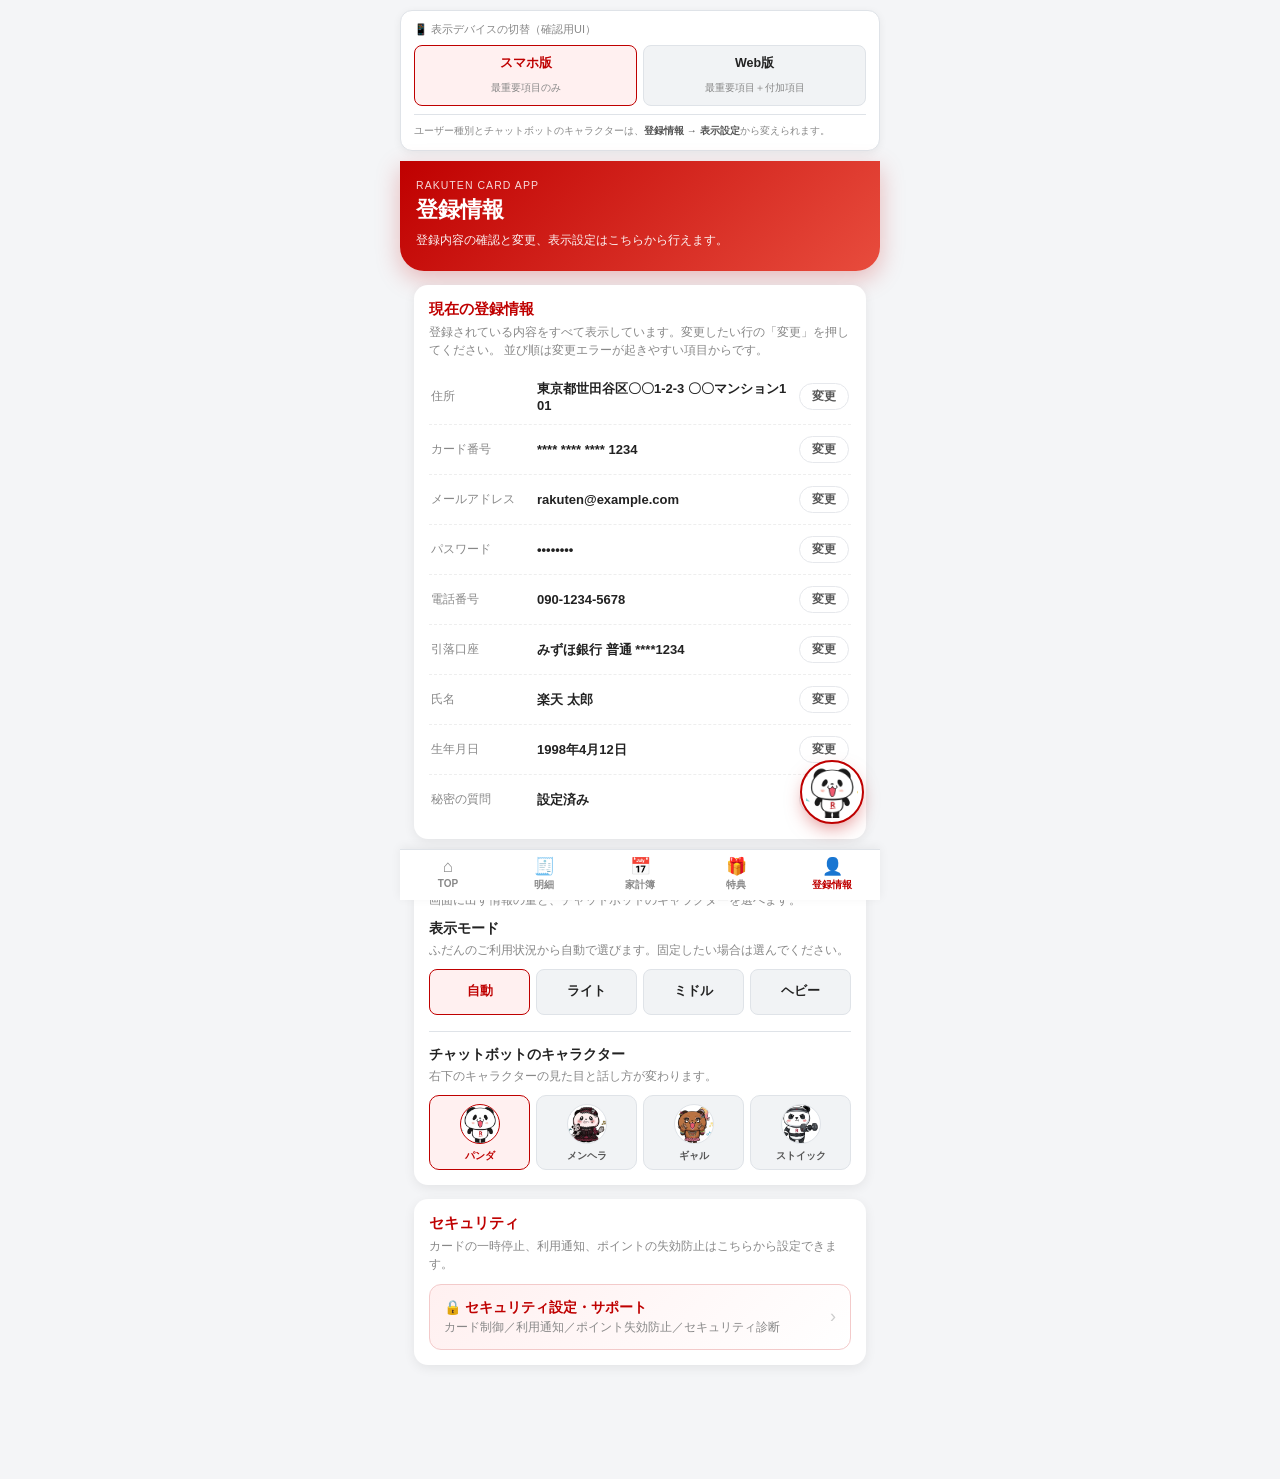
<file: profile.html>
<!doctype html>
<html lang="ja">
    <head>
        <meta charset="UTF-8" />
        <meta name="viewport" content="width=device-width, initial-scale=1.0" />
        <title>登録情報 | 楽天カードアプリ改修案</title>
        <link rel="stylesheet" href="assets/common.css?v=20260818c" />
        <style>
            * {
                box-sizing: border-box;
                margin: 0;
                padding: 0;
            }
            :root {
                --brand: #bf0000;
                --brand-dark: #8e0000;
                --warm: #e8590c;
                --ink: #222;
                --ink-2: #555;
                --ink-3: #888;
                --line: #e6e8ec;
            }
            body {
                background: #f4f5f7;
                color: var(--ink);
                font-family:
                    "Hiragino Sans",
                    "Yu Gothic UI",
                    -apple-system,
                    "Noto Sans JP",
                    Meiryo,
                    sans-serif;
            }
            button {
                font: inherit;
                cursor: pointer;
            }
            .app {
                max-width: 480px;
                margin: 0 auto;
                min-height: 100vh;
                background: #f4f5f7;
            }


            /* ===== ヘッダー（家計簿と同じ） ===== */
            header.hero {
              background: linear-gradient(135deg, var(--brand), #e84c3d);
              color: #fff; padding: 18px 16px 20px;
              border-radius: 0 0 24px 24px; box-shadow: 0 8px 24px rgba(191,0,0,.25);
            }
            header.hero .mini { font-size: 10.5px; opacity: .85; letter-spacing: .1em; }
            header.hero h1 { font-size: 22px; margin: 4px 0 6px; }
            header.hero p { font-size: 12px; opacity: .95; line-height: 1.6; }

            .container {
                padding: 14px;
            }
            .screen {
                display: none;
            }
            .screen.active {
                display: block;
            }

            .card {
                background: #fff;
                border-radius: 14px;
                padding: 15px;
                margin-bottom: 14px;
                box-shadow: 0 3px 12px rgba(0, 0, 0, 0.07);
            }
            .section-title {
                font-size: 14.5px;
                font-weight: bold;
                color: var(--brand);
                margin-bottom: 4px;
            }
            .section-note {
                font-size: 11.5px;
                color: var(--ink-3);
                line-height: 1.6;
                margin-bottom: 10px;
            }

            /* 登録情報の一覧（全項目・常時表示） */
            .profile-row {
                display: flex;
                align-items: center;
                gap: 10px;
                padding: 11px 2px;
                border-bottom: 1px dashed #eee;
                font-size: 13px;
            }
            .profile-row:last-child {
                border-bottom: none;
            }
            .profile-row .label {
                width: 96px;
                flex: none;
                color: var(--ink-3);
                font-size: 12px;
            }
            .profile-row .value {
                flex: 1;
                min-width: 0;
                font-weight: 600;
                word-break: break-all;
            }
            .profile-row .updated {
                flex: none;
                font-size: 11px;
                color: var(--ink-3);
                white-space: nowrap;
            }
            .profile-row .edit {
                flex: none;
                border: 1px solid var(--line);
                background: #fff;
                color: var(--ink-2);
                border-radius: 999px;
                padding: 5px 12px;
                font-size: 11.5px;
                font-weight: 700;
                transition: 0.15s;
            }
            .profile-row .edit:hover {
                border-color: var(--brand);
                color: var(--brand);
                background: #fff0f0;
            }
            .rank {
                display: inline-block;
                font-size: 10px;
                font-weight: 700;
                color: var(--warm);
                background: #fff4ec;
                border: 1px solid #ffd8bd;
                border-radius: 5px;
                padding: 1px 5px;
                margin-left: 6px;
            }

            .menu-item {
                display: flex;
                justify-content: space-between;
                align-items: center;
                padding: 13px 4px;
                border-bottom: 1px solid #f0f0f0;
                cursor: pointer;
                transition: background 0.15s;
            }
            .menu-item:last-child {
                border-bottom: none;
            }
            .menu-item:hover {
                background: #fafafa;
            }
            .menu-title {
                font-size: 13.5px;
                font-weight: 600;
            }
            .menu-sub {
                font-size: 11.5px;
                color: var(--ink-3);
                margin-top: 2px;
            }
            .arrow {
                color: #ccc;
                font-size: 18px;
            }

            .btn-back {
                background: none;
                border: none;
                color: var(--ink-2);
                font-size: 13px;
                padding: 6px 0;
                margin-bottom: 8px;
                font-weight: 600;
            }
            .btn-back:hover {
                color: var(--brand);
            }

            /* フォーム */
            label.flabel {
                display: block;
                font-size: 12px;
                font-weight: bold;
                color: var(--ink-2);
                margin: 12px 0 5px;
            }
            input[type="text"],
            input[type="email"],
            input[type="tel"],
            input[type="password"] {
                width: 100%;
                height: 44px;
                border: 1px solid #d9dee8;
                border-radius: 10px;
                padding: 0 12px;
                font-size: 15px;
                font-family: inherit;
                background: #fff;
            }
            input:focus {
                outline: none;
                border-color: var(--brand);
                box-shadow: 0 0 0 3px rgba(191, 0, 0, 0.08);
            }
            input.ok {
                border-color: #1a7f4b;
                background: #f6fdf9;
            }
            input.ng {
                border-color: var(--brand);
                background: #fff6f6;
            }
            .hint {
                font-size: 11.5px;
                color: var(--ink-3);
                margin-top: 5px;
                line-height: 1.6;
            }
            .err {
                font-size: 12px;
                color: var(--brand);
                margin-top: 6px;
                font-weight: 700;
                display: none;
            }
            .err.show {
                display: block;
            }
            .err::before {
                content: "⚠ ";
            }
            .row2 {
                display: grid;
                grid-template-columns: 1fr auto;
                gap: 8px;
                align-items: end;
            }
            .btn-sub {
                height: 44px;
                padding: 0 14px;
                border: 1px solid var(--line);
                background: #fff;
                color: var(--ink-2);
                border-radius: 10px;
                font-size: 12.5px;
                font-weight: 700;
                white-space: nowrap;
            }
            .btn-sub:hover {
                border-color: var(--brand);
                color: var(--brand);
            }
            .btn-primary {
                width: 100%;
                height: 48px;
                margin-top: 16px;
                background: var(--brand);
                color: #fff;
                border: none;
                border-radius: 10px;
                font-size: 15px;
                font-weight: bold;
                transition: background 0.15s;
            }
            .btn-primary:hover:not(:disabled) {
                background: var(--brand-dark);
            }
            .btn-primary:disabled {
                background: #d8b6b6;
                cursor: not-allowed;
            }

            .history-row {
                display: flex;
                justify-content: space-between;
                font-size: 12.5px;
                padding: 8px 0;
            }
            .history-row + .history-row {
                border-top: 1px dashed #eee;
            }
            .history-row .when {
                color: var(--ink-3);
            }

            .security-link {
                display: flex;
                justify-content: space-between;
                align-items: center;
                background: linear-gradient(135deg, #fff0f0, #fff);
                border: 1px solid #f3caca;
                border-radius: 12px;
                padding: 14px;
                text-decoration: none;
                color: inherit;
                transition: 0.15s;
            }
            .security-link:hover {
                border-color: var(--brand);
                transform: translateX(2px);
            }
            .security-link .t {
                font-size: 14px;
                font-weight: bold;
                color: var(--brand);
            }
            .security-link .s {
                font-size: 11.5px;
                color: var(--ink-3);
                margin-top: 3px;
            }
        </style>
    </head>
    <body data-screen="profile">
        <div class="app">
            <header class="hero">
                <div class="mini">RAKUTEN CARD APP</div>
                <h1 id="appTitle">登録情報</h1>
                <p>登録内容の確認と変更、表示設定はこちらから行えます。</p>
            </header>

            <div class="container">
                <!-- ============ 一覧（全種別で全項目を表示） ============ -->
                <section id="mainScreen" class="screen active" data-web-cols>
                    <div class="card">
                        <div class="section-title">現在の登録情報</div>
                        <div class="section-note">
                            登録されている内容をすべて表示しています。変更したい行の「変更」を押してください。
                            並び順は変更エラーが起きやすい項目からです。
                        </div>
                        <div id="profileList"></div>
                    </div>

                    <!-- 表示設定（上部の確認用バーから移設） -->
                    <div class="card">
                        <div class="section-title">表示設定</div>
                        <div class="section-note">
                            画面に出す情報の量と、チャットボットのキャラクターを選べます。
                        </div>
                        <div id="displaySettings"></div>
                    </div>

                    <!-- セキュリティ画面への遷移（登録情報の第2階層） -->
                    <div class="card">
                        <div class="section-title">セキュリティ</div>
                        <div class="section-note">
                            カードの一時停止、利用通知、ポイントの失効防止はこちらから設定できます。
                        </div>
                        <a
                            class="security-link"
                            data-rk-link="security.html"
                            href="security.html">
                            <div>
                                <div class="t">
                                    🔒 セキュリティ設定・サポート
                                </div>
                                <div class="s">
                                    カード制御／利用通知／ポイント失効防止／セキュリティ診断
                                </div>
                            </div>
                            <span class="arrow">›</span>
                        </a>
                    </div>

                    <!-- 変更履歴：アプリ側の付加情報なのでミドル以上 -->
                    <div class="card" data-tier="mid heavy">
                        <div class="section-title">変更履歴</div>
                        <div class="section-note">
                            直近の変更内容です。身に覚えのない変更があればすぐにご連絡ください。
                        </div>
                        <div id="historyList"></div>
                    </div>
                </section>

                <!-- ============ 各変更画面 ============ -->
                <section id="editScreen" class="screen">
                    <button class="btn-back" id="backBtn">← 戻る</button>
                    <div class="card" id="editCard"></div>
                </section>
            </div>
        </div>

        <script src="assets/data.js?v=20260818c"></script>
        <script src="assets/common.js?v=20260818c"></script>
        <script>
            (function () {
                var el = function (id) {
                    return document.getElementById(id);
                };

                /* 現在の登録内容。並び順は registration_changes のエラー件数が多い順
     （住所6・カード番号6・メール5・パスワード5 → 電話・氏名・口座・秘密の質問） */
                var profile = [
                    {
                        id: "address",
                        label: "住所",
                        value: "東京都世田谷区〇〇1-2-3 〇〇マンション101",
                        rank: "変更が多い",
                        updated: "2026年4月18日",
                    },
                    {
                        id: "card",
                        label: "カード番号",
                        value: "**** **** **** 1234",
                        rank: "変更が多い",
                        masked: true,
                        updated: "2025年11月2日",
                    },
                    {
                        id: "email",
                        label: "メールアドレス",
                        value: "rakuten@example.com",
                        rank: "変更が多い",
                        updated: "2026年6月2日",
                    },
                    {
                        id: "password",
                        label: "パスワード",
                        value: "••••••••",
                        rank: "変更が多い",
                        masked: true,
                        updated: "2026年2月9日",
                    },
                    {
                        id: "phone",
                        label: "電話番号",
                        value: "090-1234-5678",
                        updated: "2024年9月30日",
                    },
                    {
                        id: "bank",
                        label: "引落口座",
                        value: "みずほ銀行 普通 ****1234",
                        masked: true,
                        updated: "2025年5月14日",
                    },
                    {
                        id: "name",
                        label: "氏名",
                        value: "楽天 太郎",
                        updated: "2019年3月1日",
                    },
                    {
                        id: "birth",
                        label: "生年月日",
                        value: "1998年4月12日",
                        updated: "2019年3月1日",
                    },
                    {
                        id: "secret",
                        label: "秘密の質問",
                        value: "設定済み",
                        updated: "2025年8月8日",
                    },
                ];

                var history = [
                    { what: "メールアドレスを変更", when: "2026年6月2日" },
                    { what: "住所を変更", when: "2026年4月18日" },
                    { what: "パスワードを変更", when: "2026年2月9日" },
                ];

                /* 郵便番号の簡易辞書（デモ用） */
                var ZIP = {
                    1540001: "東京都世田谷区池尻",
                    1000001: "東京都千代田区千代田",
                    1500002: "東京都渋谷区渋谷",
                    5300001: "大阪府大阪市北区梅田",
                };

                /* ---------- 一覧の描画 ---------- */
                function renderList() {
                    el("profileList").innerHTML = profile
                        .map(function (p) {
                            return (
                                '<div class="profile-row"><span class="label">' +
                                p.label +
                                "</span>" +
                                '<span class="value">' +
                                p.value +
                                "</span>" +
                                '<span class="updated" data-device="web">最終更新 ' +
                                (p.updated || "—") +
                                "</span>" +
                                '<button class="edit" data-edit="' +
                                p.id +
                                '">変更</button></div>'
                            );
                        })
                        .join("");

                    el("historyList").innerHTML = history
                        .map(function (h) {
                            return (
                                '<div class="history-row"><span>' +
                                h.what +
                                '</span><span class="when">' +
                                h.when +
                                "</span></div>"
                            );
                        })
                        .join("");
                }

                ("",
                    "カード番号による不具合を解消したい",
                    "メールアドレスの変更ができない");
                /* ---------- 変更フォームの定義 ---------- */
                var FORMS = {
                    address: {
                        title: "住所の変更",
                        note: "郵便番号を入力して「住所を自動入力」を押すと、市区町村まで自動で入ります。",
                        html:
                            '<label class="flabel" for="zip">郵便番号</label>' +
                            '<div class="row2"><input type="text" id="zip" inputmode="numeric" placeholder="1540001" maxlength="8" />' +
                            '<button class="btn-sub" id="zipBtn">住所を自動入力</button></div>' +
                            '<div class="hint">ハイフンはあってもなくても構いません。例：154-0001</div>' +
                            '<div class="err" id="zipErr"></div>' +
                            '<label class="flabel" for="addr1">市区町村まで</label>' +
                            '<input type="text" id="addr1" placeholder="自動で入力されます" />' +
                            '<label class="flabel" for="addr2">番地・建物名</label>' +
                            '<input type="text" id="addr2" placeholder="1-2-3 〇〇マンション101" />' +
                            '<div class="err" id="addrErr"></div>',
                        init: function (done) {
                            var zip = el("zip"),
                                a1 = el("addr1"),
                                a2 = el("addr2");
                            function normalize(v) {
                                return v.replace(/[^0-9]/g, "");
                            }
                            function lookup() {
                                var k = normalize(zip.value);
                                if (k.length !== 7) {
                                    zip.className = "ng";
                                    show(
                                        "zipErr",
                                        "郵便番号は7桁の数字で入力してください（現在" +
                                            k.length +
                                            "桁）。",
                                    );
                                    return;
                                }
                                if (!ZIP[k]) {
                                    zip.className = "ng";
                                    show(
                                        "zipErr",
                                        "この郵便番号に該当する住所が見つかりませんでした。市区町村を直接入力してください。",
                                    );
                                    a1.focus();
                                    return;
                                }
                                zip.className = "ok";
                                hide("zipErr");
                                a1.value = ZIP[k];
                                a1.className = "ok";
                                a2.focus();
                                RK.toast("住所を自動入力しました");
                            }
                            el("zipBtn").addEventListener("click", lookup);
                            zip.addEventListener("input", function () {
                                var k = normalize(zip.value);
                                zip.value =
                                    k.length > 3
                                        ? k.slice(0, 3) + "-" + k.slice(3, 7)
                                        : k;
                                if (k.length === 7) lookup();
                                else {
                                    zip.className = "";
                                    hide("zipErr");
                                }
                            });
                            [a1, a2].forEach(function (i) {
                                i.addEventListener("input", check);
                            });
                            function check() {
                                var ok =
                                    a1.value.trim().length > 0 &&
                                    a2.value.trim().length > 0;
                                if (!ok && (a1.value || a2.value))
                                    show(
                                        "addrErr",
                                        "市区町村と番地の両方を入力してください。",
                                    );
                                else hide("addrErr");
                                done(ok);
                            }
                            check();
                        },
                    },

                    card: {
                        title: "カード番号の変更",
                        note: "数字を入力するだけで、4桁ごとに自動で区切られます。",
                        html:
                            '<label class="flabel" for="cardno">カード番号</label>' +
                            '<input type="text" id="cardno" inputmode="numeric" placeholder="1234 5678 9012 3456" maxlength="19" />' +
                            '<div class="hint">カード表面の16桁の番号を入力してください。区切りは自動で入ります。</div>' +
                            '<div class="err" id="cardErr"></div>' +
                            '<label class="flabel" for="expiry">有効期限（月／年）</label>' +
                            '<input type="text" id="expiry" inputmode="numeric" placeholder="09 / 30" maxlength="7" />' +
                            '<div class="err" id="expErr"></div>',
                        init: function (done) {
                            var c = el("cardno"),
                                e = el("expiry");
                            function state() {
                                var digits = c.value.replace(/\D/g, "");
                                var exp = e.value.replace(/\D/g, "");
                                var cOk = digits.length === 16,
                                    eOk =
                                        exp.length === 4 &&
                                        Number(exp.slice(0, 2)) >= 1 &&
                                        Number(exp.slice(0, 2)) <= 12;
                                c.className =
                                    digits.length === 0
                                        ? ""
                                        : cOk
                                          ? "ok"
                                          : "ng";
                                e.className =
                                    exp.length === 0 ? "" : eOk ? "ok" : "ng";
                                if (digits.length > 0 && !cOk)
                                    show(
                                        "cardErr",
                                        "カード番号は16桁です。あと" +
                                            (16 - digits.length) +
                                            "桁入力してください。",
                                    );
                                else hide("cardErr");
                                if (exp.length > 0 && !eOk)
                                    show(
                                        "expErr",
                                        "有効期限は「月2桁／年2桁」で入力してください（月は01〜12）。",
                                    );
                                else hide("expErr");
                                done(cOk && eOk);
                            }
                            c.addEventListener("input", function () {
                                var d = c.value.replace(/\D/g, "").slice(0, 16);
                                c.value = d.replace(/(.{4})/g, "$1 ").trim();
                                state();
                            });
                            e.addEventListener("input", function () {
                                var d = e.value.replace(/\D/g, "").slice(0, 4);
                                e.value =
                                    d.length > 2
                                        ? d.slice(0, 2) + " / " + d.slice(2)
                                        : d;
                                state();
                            });
                            state();
                        },
                    },

                    email: {
                        title: "メールアドレスの変更",
                        note: "入力しながら形式をその場で確認します。",
                        html:
                            '<label class="flabel" for="mail">新しいメールアドレス</label>' +
                            '<input type="email" id="mail" placeholder="example@rakuten.co.jp" />' +
                            '<div class="err" id="mailErr"></div>' +
                            '<label class="flabel" for="mail2">確認のためもう一度</label>' +
                            '<input type="email" id="mail2" placeholder="もう一度入力してください" />' +
                            '<div class="err" id="mail2Err"></div>',
                        init: function (done) {
                            var a = el("mail"),
                                b = el("mail2");
                            var re = /^[^\s@]+@[^\s@]+\.[^\s@]+$/;
                            function state() {
                                var aOk = re.test(a.value),
                                    bOk =
                                        a.value === b.value &&
                                        b.value.length > 0;
                                a.className = a.value
                                    ? aOk
                                        ? "ok"
                                        : "ng"
                                    : "";
                                b.className = b.value
                                    ? bOk
                                        ? "ok"
                                        : "ng"
                                    : "";
                                if (a.value && !aOk)
                                    show(
                                        "mailErr",
                                        "メールアドレスの形式が正しくありません（@ とドメインが必要です）。",
                                    );
                                else hide("mailErr");
                                if (b.value && !bOk)
                                    show(
                                        "mail2Err",
                                        "上のメールアドレスと一致していません。",
                                    );
                                else hide("mail2Err");
                                done(aOk && bOk);
                            }
                            [a, b].forEach(function (i) {
                                i.addEventListener("input", state);
                            });
                            state();
                        },
                    },

                    password: {
                        title: "パスワードの変更",
                        note: "8文字以上で、英字と数字の両方を含めてください。",
                        html:
                            '<label class="flabel" for="pw">新しいパスワード</label>' +
                            '<input type="password" id="pw" placeholder="8文字以上" />' +
                            '<div class="err" id="pwErr"></div>' +
                            '<label class="flabel" for="pw2">確認のためもう一度</label>' +
                            '<input type="password" id="pw2" />' +
                            '<div class="err" id="pw2Err"></div>',
                        init: function (done) {
                            var a = el("pw"),
                                b = el("pw2");
                            function state() {
                                var lenOk = a.value.length >= 8;
                                var mixOk =
                                    /[A-Za-z]/.test(a.value) &&
                                    /[0-9]/.test(a.value);
                                var aOk = lenOk && mixOk,
                                    bOk =
                                        a.value === b.value &&
                                        b.value.length > 0;
                                a.className = a.value
                                    ? aOk
                                        ? "ok"
                                        : "ng"
                                    : "";
                                b.className = b.value
                                    ? bOk
                                        ? "ok"
                                        : "ng"
                                    : "";
                                if (a.value && !aOk) {
                                    show(
                                        "pwErr",
                                        !lenOk
                                            ? "あと" +
                                                  (8 - a.value.length) +
                                                  "文字必要です。"
                                            : "英字と数字の両方を含めてください。",
                                    );
                                } else hide("pwErr");
                                if (b.value && !bOk)
                                    show(
                                        "pw2Err",
                                        "上のパスワードと一致していません。",
                                    );
                                else hide("pw2Err");
                                done(aOk && bOk);
                            }
                            [a, b].forEach(function (i) {
                                i.addEventListener("input", state);
                            });
                            state();
                        },
                    },

                    phone: {
                        title: "電話番号の変更",
                        note: "数字だけ入力すれば、自動でハイフンが入ります。",
                        html:
                            '<label class="flabel" for="tel">新しい電話番号</label>' +
                            '<input type="tel" id="tel" inputmode="numeric" placeholder="090-1234-5678" maxlength="13" />' +
                            '<div class="err" id="telErr"></div>',
                        init: function (done) {
                            var t = el("tel");
                            t.addEventListener("input", function () {
                                var d = t.value.replace(/\D/g, "").slice(0, 11);
                                t.value =
                                    d.length > 7
                                        ? d.slice(0, 3) +
                                          "-" +
                                          d.slice(3, 7) +
                                          "-" +
                                          d.slice(7)
                                        : d.length > 3
                                          ? d.slice(0, 3) + "-" + d.slice(3)
                                          : d;
                                var ok = d.length === 10 || d.length === 11;
                                t.className = d.length
                                    ? ok
                                        ? "ok"
                                        : "ng"
                                    : "";
                                if (d.length && !ok)
                                    show(
                                        "telErr",
                                        "電話番号は10桁または11桁です（現在" +
                                            d.length +
                                            "桁）。",
                                    );
                                else hide("telErr");
                                done(ok);
                            });
                            done(false);
                        },
                    },

                    bank: {
                        title: "引落口座の変更",
                        note: "口座番号は7桁です。金融機関ごとの桁数はご確認ください。",
                        html:
                            '<label class="flabel" for="bankName">金融機関名</label><input type="text" id="bankName" placeholder="みずほ銀行" />' +
                            '<label class="flabel" for="branch">支店名</label><input type="text" id="branch" placeholder="渋谷支店" />' +
                            '<label class="flabel" for="acc">口座番号</label>' +
                            '<input type="text" id="acc" inputmode="numeric" placeholder="1234567" maxlength="7" />' +
                            '<div class="err" id="accErr"></div>',
                        init: function (done) {
                            var n = el("bankName"),
                                br = el("branch"),
                                a = el("acc");
                            function state() {
                                var d = a.value.replace(/\D/g, "").slice(0, 7);
                                a.value = d;
                                var aOk = d.length === 7;
                                a.className = d.length
                                    ? aOk
                                        ? "ok"
                                        : "ng"
                                    : "";
                                if (d.length && !aOk)
                                    show(
                                        "accErr",
                                        "口座番号は7桁です（現在" +
                                            d.length +
                                            "桁）。",
                                    );
                                else hide("accErr");
                                done(aOk && n.value.trim() && br.value.trim());
                            }
                            [n, br, a].forEach(function (i) {
                                i.addEventListener("input", state);
                            });
                            state();
                        },
                    },

                    name: {
                        title: "氏名の変更",
                        note: "戸籍上のお名前を入力してください。",
                        html: '<label class="flabel" for="nm">新しい氏名</label><input type="text" id="nm" placeholder="楽天 太郎" />',
                        init: function (done) {
                            el("nm").addEventListener("input", function () {
                                done(el("nm").value.trim().length > 0);
                            });
                            done(false);
                        },
                    },
                    birth: {
                        title: "生年月日の変更",
                        note: "変更にはご本人確認が必要です。",
                        html: '<div class="hint">生年月日の変更はチャットサポートまたは書面でのお手続きが必要です。右下のチャットからご相談ください。</div>',
                        init: function (done) {
                            done(false);
                        },
                    },
                    secret: {
                        title: "秘密の質問の変更",
                        note: "パスワードを忘れたときの確認に使います。",
                        html:
                            '<label class="flabel" for="q">質問</label><input type="text" id="q" placeholder="例：はじめて飼ったペットの名前" />' +
                            '<label class="flabel" for="ans">答え</label><input type="text" id="ans" placeholder="答えを入力" />',
                        init: function (done) {
                            function state() {
                                done(
                                    el("q").value.trim() &&
                                        el("ans").value.trim(),
                                );
                            }
                            [el("q"), el("ans")].forEach(function (i) {
                                i.addEventListener("input", state);
                            });
                            state();
                        },
                    },
                };

                function show(id, msg) {
                    var e = el(id);
                    if (e) {
                        e.textContent = msg;
                        e.classList.add("show");
                    }
                }
                function hide(id) {
                    var e = el(id);
                    if (e) e.classList.remove("show");
                }

                /* ---------- 画面遷移 ---------- */
                function openEdit(id) {
                    var f = FORMS[id];
                    if (!f) return;
                    el("editCard").innerHTML =
                        '<div class="section-title">' +
                        f.title +
                        "</div>" +
                        '<div class="section-note">' +
                        f.note +
                        "</div>" +
                        f.html +
                        '<button class="btn-primary" id="saveBtn" disabled>変更を保存</button>';
                    el("appTitle").textContent = f.title;
                    document
                        .getElementById("mainScreen")
                        .classList.remove("active");
                    document
                        .getElementById("editScreen")
                        .classList.add("active");
                    window.scrollTo(0, 0);

                    var save = el("saveBtn");
                    f.init(function (ok) {
                        save.disabled = !ok;
                    });
                    save.addEventListener("click", function () {
                        RK.toast(f.title + "を受け付けました");
                        back();
                    });
                }

                function back() {
                    el("appTitle").textContent = "登録情報";
                    document
                        .getElementById("editScreen")
                        .classList.remove("active");
                    document
                        .getElementById("mainScreen")
                        .classList.add("active");
                    window.scrollTo(0, 0);
                }

                el("backBtn").addEventListener("click", back);
                document.addEventListener("click", function (e) {
                    var b = e.target.closest && e.target.closest("[data-edit]");
                    if (b) openEdit(b.dataset.edit);
                });

                renderList();

                /* 表示設定（ユーザー種別・キャラクター）を差し込む */
                RK.mountSettings(el("displaySettings"));
            })();
        </script>
    </body>
</html>
</file>
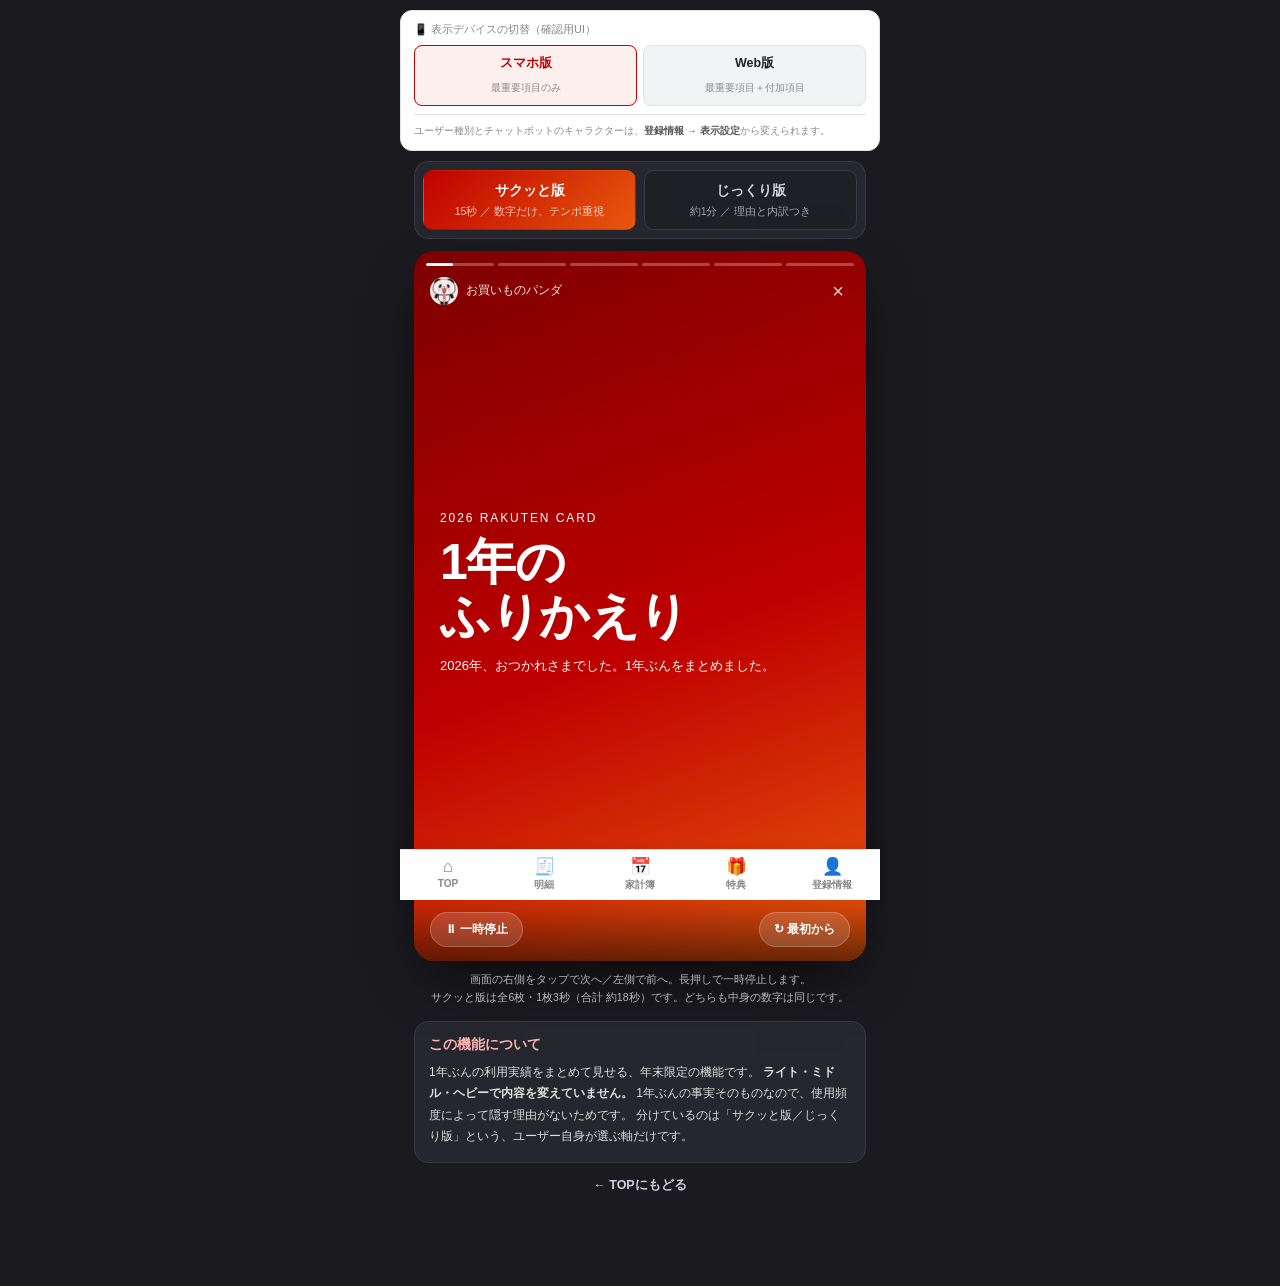
<file: recap.html>
<!DOCTYPE html>
<html lang="ja">
<head>
  <meta charset="UTF-8" />
  <meta name="viewport" content="width=device-width, initial-scale=1.0" />
  <title>2026年のふりかえり | 楽天カードアプリ改修案</title>
  <link rel="stylesheet" href="assets/common.css?v=20260818c" />
  <style>
    * { box-sizing: border-box; margin: 0; padding: 0; }
    :root { --brand:#bf0000; --warm:#e8590c; }
    body {
      background: #1a1a1f; color: #fff;
      font-family: "Hiragino Sans", "Yu Gothic UI", -apple-system, "Noto Sans JP", Meiryo, sans-serif;
    }
    button { font: inherit; cursor: pointer; }
    .num { font-variant-numeric: tabular-nums; }

    .wrap { max-width: 480px; margin: 0 auto; padding: 0 14px; }

    /* ===== 版の切替（上部） ===== */
    .modebar {
      display: grid; grid-template-columns: 1fr 1fr; gap: 8px;
      background: #26262e; border: 1px solid #3a3a45; border-radius: 14px;
      padding: 8px; margin-bottom: 12px;
    }
    .modebtn {
      border: 1px solid #3a3a45; background: #1f1f26; color: #cfd2d8;
      border-radius: 10px; padding: 11px 8px; text-align: center; line-height: 1.35;
      transition: background .15s, border-color .15s, transform .1s;
    }
    .modebtn:hover  { background: #2c2c35; }
    .modebtn:active { transform: scale(.97); }
    .modebtn strong { display: block; font-size: 13.5px; margin-bottom: 3px; }
    .modebtn span   { font-size: 10.5px; opacity: .75; display: block; }
    .modebtn[aria-pressed="true"] {
      background: linear-gradient(135deg, var(--brand), var(--warm));
      border-color: transparent; color: #fff;
    }

    /* ===== プレイヤー（ショート動画の見立て） ===== */
    .player {
      position: relative; width: 100%; aspect-ratio: 9 / 16;
      border-radius: 20px; overflow: hidden; background: #101014;
      box-shadow: 0 24px 60px -20px rgba(0,0,0,.8);
      user-select: none; -webkit-user-select: none;
    }
    .stage {
      position: absolute; inset: 0; display: flex; flex-direction: column;
      justify-content: center; padding: 74px 26px 96px; transition: background .5s;
    }

    .bars { position: absolute; top: 12px; left: 12px; right: 12px; display: flex; gap: 4px; z-index: 6; }
    .bar { flex: 1; height: 3px; border-radius: 2px; background: rgba(255,255,255,.28); overflow: hidden; }
    .bar i { display: block; height: 100%; width: 0; background: #fff; border-radius: 2px; }
    .bar.done i { width: 100%; }

    .topline {
      position: absolute; top: 26px; left: 16px; right: 16px; z-index: 6;
      display: flex; align-items: center; justify-content: space-between; gap: 10px;
    }
    .who { display: flex; align-items: center; gap: 8px; font-size: 11.5px; opacity: .92; }
    .who .ava {
      width: 28px; height: 28px; border-radius: 50%; overflow: hidden; background: #fff;
      display: flex; align-items: center; justify-content: center; font-size: 15px; flex: none;
    }
    .who .ava img { width: 100%; height: 100%; object-fit: contain; }
    .closebtn { color: #fff; font-size: 20px; opacity: .8; line-height: 1; padding: 2px 6px; text-decoration: none; }
    .closebtn:hover { opacity: 1; }

    .tap { position: absolute; top: 0; bottom: 74px; z-index: 5; background: transparent; border: none; }
    .tap.prev { left: 0; width: 34%; }
    .tap.next { left: 34%; width: 66%; }

    .controls {
      position: absolute; left: 0; right: 0; bottom: 0; z-index: 7;
      display: flex; align-items: center; justify-content: space-between; gap: 10px;
      padding: 14px 16px calc(14px + env(safe-area-inset-bottom, 0px));
      background: linear-gradient(0deg, rgba(0,0,0,.55), rgba(0,0,0,0));
    }
    .ctrl {
      background: rgba(255,255,255,.14); border: 1px solid rgba(255,255,255,.22);
      color: #fff; border-radius: 999px; padding: 8px 14px; font-size: 12px; font-weight: 700;
    }
    .ctrl:hover { background: rgba(255,255,255,.24); }
    .hintline { font-size: 10.5px; opacity: .7; text-align: center; margin-top: 10px; line-height: 1.7; }

    /* ===== スライドの中身 ===== */
    .kicker { font-size: 12px; letter-spacing: .16em; opacity: .8; margin-bottom: 10px; }
    .huge   { font-size: 50px; font-weight: 800; letter-spacing: -.03em; line-height: 1.08; }
    .huge small { font-size: 24px; font-weight: 700; }
    .big    { font-size: 32px; font-weight: 800; letter-spacing: -.02em; line-height: 1.2; }
    .sub    { font-size: 13px; opacity: .88; line-height: 1.75; margin-top: 12px; }
    .tag {
      display: inline-block; align-self: flex-start;
      background: rgba(255,255,255,.16); border: 1px solid rgba(255,255,255,.28);
      border-radius: 999px; padding: 5px 12px; font-size: 11.5px; font-weight: 700; margin-bottom: 12px;
    }
    .fade > * { animation: rise .5s cubic-bezier(.2,.7,.3,1) both; }
    .fade > *:nth-child(2) { animation-delay: .08s; }
    .fade > *:nth-child(3) { animation-delay: .16s; }
    .fade > *:nth-child(4) { animation-delay: .24s; }
    @keyframes rise { from { opacity: 0; transform: translateY(14px); } to { opacity: 1; transform: none; } }
    @media (prefers-reduced-motion: reduce) { .fade > * { animation: none; } }

    .months { display: flex; align-items: flex-end; gap: 4px; height: 120px; margin-top: 10px; }
    .mcol { flex: 1; display: flex; flex-direction: column; align-items: center; gap: 4px; height: 100%; justify-content: flex-end; }
    .mbar { width: 100%; border-radius: 3px 3px 0 0; background: rgba(255,255,255,.35); }
    .mbar.top { background: linear-gradient(180deg, #ffd08a, var(--warm)); }
    .mlab { font-size: 8.5px; opacity: .7; }

    .rows { margin-top: 10px; }
    .row {
      display: grid; grid-template-columns: 20px 1fr auto; gap: 10px; align-items: center;
      padding: 9px 0; border-bottom: 1px solid rgba(255,255,255,.14); font-size: 13px;
    }
    .row:last-child { border-bottom: none; }
    .rank { font-size: 15px; font-weight: 800; opacity: .55; }
    .rname { font-weight: 700; }
    .rsub { font-size: 10.5px; opacity: .7; margin-top: 2px; }
    .ramt { font-weight: 700; }
    .meter { height: 6px; border-radius: 3px; background: rgba(255,255,255,.2); overflow: hidden; margin-top: 5px; }
    .meter i { display: block; height: 100%; border-radius: 3px; background: #fff; }

    .note-panel { margin-top: 14px; background: #26262e; border: 1px solid #3a3a45; border-radius: 14px; padding: 14px; }
    .note-panel h2 { font-size: 13.5px; margin-bottom: 8px; color: #ffb3b3; }
    .note-panel p  { font-size: 12px; line-height: 1.8; opacity: .85; }
    .backlink { display: block; text-align: center; margin: 14px 0 6px; color: #cfd2d8; font-size: 12.5px; font-weight: 700; text-decoration: none; }
    .backlink:hover { color: #fff; }

    /* ===== Web版：プレイヤーを左、説明を右に並べる ===== */
    body.device-web .wrap {
      max-width: 980px; display: grid; grid-template-columns: 360px 1fr;
      gap: 26px; align-items: start;
    }
    body.device-web .modebar { grid-column: 1 / -1; max-width: 520px; }
    body.device-web .player  { max-width: 360px; }
    body.device-web .hintline { text-align: left; margin-top: 0; }
    body.device-web .backlink { text-align: left; }
    @media (max-width: 820px) {
      body.device-web .wrap { grid-template-columns: 1fr; }
      body.device-web .modebar, body.device-web .player { max-width: none; }
    }
  </style>
</head>
<body data-screen="recap">

<div class="wrap">
  <div class="modebar" role="group" aria-label="サマリーの版">
    <button class="modebtn" data-mode="short" aria-pressed="true"></button>
    <button class="modebtn" data-mode="basic" aria-pressed="false"></button>
  </div>

  <div class="player" id="player">
    <div class="bars" id="bars"></div>
    <div class="topline">
      <div class="who"><span class="ava" id="ava"></span><span id="whoName"></span></div>
      <a class="closebtn" data-rk-link="top.html" href="top.html" aria-label="閉じる">&times;</a>
    </div>

    <div class="stage fade" id="stage"></div>

    <button class="tap prev" id="tapPrev" aria-label="前へ"></button>
    <button class="tap next" id="tapNext" aria-label="次へ"></button>

    <div class="controls">
      <button class="ctrl" id="playBtn">⏸ 一時停止</button>
      <button class="ctrl" id="replayBtn">↻ 最初から</button>
    </div>
  </div>

  <div class="side">
  <div class="hintline">
    画面の右側をタップで次へ／左側で前へ。長押しで一時停止します。<br>
    <span id="modeNote"></span>
  </div>

  <div class="note-panel">
    <h2>この機能について</h2>
    <p>
      1年ぶんの利用実績をまとめて見せる、年末限定の機能です。
      <b>ライト・ミドル・ヘビーで内容を変えていません。</b>
      1年ぶんの事実そのものなので、使用頻度によって隠す理由がないためです。
      分けているのは「サクッと版／じっくり版」という、ユーザー自身が選ぶ軸だけです。
    </p>
  </div>

  <a class="backlink" data-rk-link="top.html" href="top.html">← TOPにもどる</a>
  </div>
</div>

<script src="assets/data.js?v=20260818c"></script>
<script src="assets/common.js?v=20260818c"></script>
<script>
(function () {
  var C = APP.C, yen = APP.yen, R = APP.recapStats();
  var el = function (id) { return document.getElementById(id); };
  var mode = new URLSearchParams(location.search).get("mode") === "basic" ? "basic" : "short";
  var idx = 0, playing = true, raf = null, slideStart = 0, held = 0;

  function talkLine(kind) {
    var t = APP.TALK[RK.char()];
    return (t && t.recap && t.recap[kind]) || "";
  }

  /* ---------- スライド定義 ----------
     じっくり版は全11枚、サクッと版はそのうち short:true の6枚。
     数字はどちらも同じものを使う（＝粒度は変えない）。 */
  var SLIDES = [
    { id: "open", short: true, bg: "linear-gradient(160deg,#7d0000,#bf0000 55%,#e8590c)",
      html: function () {
        return '<div class="kicker">' + R.year + " RAKUTEN CARD</div>" +
               '<div class="huge">1年の<br>ふりかえり</div>' +
               '<div class="sub">' + talkLine("open") + "</div>";
      } },

    { id: "total", short: true, bg: "linear-gradient(160deg,#8e0000,#d4121a 60%,#ff8a5b)",
      html: function () {
        return '<div class="kicker">年間のご利用金額</div>' +
               '<div class="huge"><span id="cnt">¥0</span></div>' +
               '<div class="sub">' + R.count + "回のお買いもの。1回あたり平均 " + yen(R.avgPerUse) + "。</div>";
      },
      anim: function () { countUp(el("cnt"), R.total); } },

    { id: "trend", short: false, bg: "linear-gradient(160deg,#3b1d5e,#7b2f6a 60%,#c2410c)",
      html: function () {
        var max = Math.max.apply(null, R.months.map(function (m) { return m.total; }));
        return '<div class="kicker">月ごとのご利用</div>' +
               '<div class="big">いちばん使ったのは<br>' + R.best.short + "</div>" +
               '<div class="months">' + R.months.map(function (m) {
                 return '<div class="mcol"><div class="mbar' + (m.short === R.best.short ? " top" : "") +
                        '" style="height:' + Math.round((m.total / max) * 100) + '%"></div>' +
                        '<div class="mlab">' + m.short.replace("月", "") + "</div></div>";
               }).join("") + "</div>" +
               '<div class="sub">' + R.best.short + "は " + yen(R.best.total) +
               "。いちばん静かだったのは" + R.quiet.short + "の " + yen(R.quiet.total) + "でした。</div>";
      } },

    { id: "prev", short: false, bg: "linear-gradient(160deg,#12343b,#2d6a4f 60%,#95d5b2)",
      html: function () {
        var up = R.diff > 0;
        return '<div class="kicker">前の年とくらべると</div>' +
               '<div class="huge">' + (up ? "+" : "") + yen(R.diff) + "</div>" +
               '<div class="sub">' + (R.year - 1) + "年は " + yen(R.prev) + "。今年は " +
               Math.abs(R.diffRate) + "% " + (up ? "増えました" : "減りました") + "。</div>";
      } },

    { id: "cat", short: true, bg: "linear-gradient(160deg,#4a1010,#bf0000 65%,#ffb703)",
      html: function () {
        var top = R.categories[0];
        return '<div class="kicker">いちばん使ったジャンル</div>' +
               '<div class="huge">' + top.key + "</div>" +
               '<div class="sub">' + yen(top.amount) + " ／ 支出全体の " + R.catRate + "%</div>" +
               '<div class="rows">' + R.categories.slice(0, 4).map(function (c) {
                 return '<div class="row"><span class="rank"></span>' +
                        '<span><span class="rname">' + c.key + "</span>" +
                        '<div class="meter"><i style="width:' + Math.round((c.amount / top.amount) * 100) + '%"></i></div></span>' +
                        '<span class="ramt num">' + yen(c.amount) + "</span></div>";
               }).join("") + "</div>";
      } },

    { id: "shops", short: false, bg: "linear-gradient(160deg,#1f2937,#4b5563 60%,#e8590c)",
      html: function () {
        return '<div class="kicker">よく行ったお店</div>' +
               '<div class="big">' + R.shops[0].name + "</div>" +
               '<div class="rows">' + R.shops.slice(0, 3).map(function (sh, i) {
                 return '<div class="row"><span class="rank">' + (i + 1) + "</span>" +
                        '<span><span class="rname">' + sh.name + '</span>' +
                        '<div class="rsub">' + sh.count + "回</div></span>" +
                        '<span class="ramt num">' + yen(sh.amount) + "</span></div>";
               }).join("") + "</div>" +
               '<div class="sub">' + R.topWeekday + "の" + R.topHour + "が、いちばん使う時間でした。</div>";
      } },

    { id: "biggest", short: false, bg: "linear-gradient(160deg,#0f2027,#203a43 60%,#bf0000)",
      html: function () {
        var b = R.biggest;
        return '<div class="kicker">今年いちばん大きな買いもの</div>' +
               '<div class="huge">' + yen(b.amount) + "</div>" +
               '<div class="sub">' + RK.ymd(b.date) + "　" + b.shop + "（" + b.method + "）</div>";
      } },

    { id: "method", short: false, bg: "linear-gradient(160deg,#3d2c1e,#8a5a2b 60%,#e8590c)",
      html: function () {
        var max = R.methods[0].amount;
        return '<div class="kicker">お支払い方法の内訳</div>' +
               '<div class="big">分割・リボが ' + R.revoRate + "%</div>" +
               '<div class="rows">' + R.methods.map(function (m) {
                 return '<div class="row"><span class="rank"></span>' +
                        '<span><span class="rname">' + m.key + "</span>" +
                        '<div class="meter"><i style="width:' + Math.round((m.amount / max) * 100) + '%"></i></div></span>' +
                        '<span class="ramt num">' + yen(m.amount) + "</span></div>";
               }).join("") + "</div>" +
               '<div class="sub">1年間の手数料は ' + yen(R.fee) + "。支払い方法を見直すと減らせます。</div>";
      } },

    { id: "point", short: true, bg: "linear-gradient(160deg,#2b1055,#7597de 60%,#ffd166)",
      html: function () {
        var p = R.points;
        return '<div class="kicker">今年ためたポイント</div>' +
               '<div class="huge"><span id="pcnt">0</span><small>pt</small></div>' +
               '<div class="sub">うちキャンペーン分 ' + p.campaign.toLocaleString("ja-JP") + "pt。" +
               p.used.toLocaleString("ja-JP") + "pt を使いました。" +
               (p.expired ? "<br>失効してしまったのは " + p.expired.toLocaleString("ja-JP") + "pt でした。" : "") +
               "</div>";
      },
      anim: function () { countUp(el("pcnt"), R.points.earned, true); } },

    { id: "type", short: true, bg: "linear-gradient(160deg,#5a189a,#c1121f 60%,#ff8a5b)",
      html: function () {
        return '<div class="tag">あなたのタイプ</div>' +
               '<div class="huge">' + R.type + "</div>" +
               '<div class="sub">' + R.typeNote + "</div>";
      } },

    { id: "close", short: true, bg: "linear-gradient(160deg,#bf0000,#e8590c 60%,#ffd166)",
      html: function () {
        return '<div class="kicker">' + R.year + " ありがとうございました</div>" +
               '<div class="big">' + talkLine("close") + "</div>" +
               '<div class="sub">来年のふりかえりは ' + (R.year + 1) + "年12月に出ます。</div>";
      } }
  ];

  function list() {
    return mode === "short" ? SLIDES.filter(function (s) { return s.short; }) : SLIDES;
  }

  function countUp(node, target, plain) {
    if (!node) return;
    var t0 = performance.now(), dur = 900;
    (function step() {
      var k = Math.min((performance.now() - t0) / dur, 1);
      var v = Math.round(target * (1 - Math.pow(1 - k, 3)));
      node.textContent = plain ? v.toLocaleString("ja-JP") : yen(v);
      if (k < 1) requestAnimationFrame(step);
    })();
  }

  function slideMs() { return C.recap.modes[mode].slideMs; }

  function renderBars() {
    el("bars").innerHTML = list().map(function (_, i) {
      return '<div class="bar' + (i < idx ? " done" : "") + '"><i></i></div>';
    }).join("");
  }

  function show() {
    var s = list()[idx];
    el("stage").style.background = s.bg;
    el("stage").innerHTML = s.html();
    el("stage").classList.remove("fade");
    void el("stage").offsetWidth;
    el("stage").classList.add("fade");
    if (s.anim) s.anim();
    renderBars();
    slideStart = performance.now();
    held = 0;
    if (playing) tick();
  }

  function tick() {
    cancelAnimationFrame(raf);
    (function loop() {
      var bar = el("bars").children[idx];
      if (!bar) return;
      var k = Math.min((performance.now() - slideStart - held) / slideMs(), 1);
      bar.firstChild.style.width = (k * 100) + "%";
      if (k >= 1) {
        if (idx < list().length - 1) { idx++; show(); } else { pause(); }
        return;
      }
      if (playing) raf = requestAnimationFrame(loop);
    })();
  }

  function go(d) {
    var n = idx + d;
    if (n < 0 || n >= list().length) return;
    idx = n;
    show();
  }

  function pause() {
    playing = false;
    cancelAnimationFrame(raf);
    el("playBtn").textContent = "▶ 再生";
  }

  function play() {
    playing = true;
    el("playBtn").textContent = "⏸ 一時停止";
    show();
  }

  function renderModeBar() {
    document.querySelectorAll(".modebtn").forEach(function (b) {
      var m = C.recap.modes[b.dataset.mode];
      b.innerHTML = "<strong>" + m.label + "</strong><span>" + m.sub + " ／ " + m.note + "</span>";
      b.setAttribute("aria-pressed", b.dataset.mode === mode ? "true" : "false");
    });
    var m = C.recap.modes[mode];
    el("modeNote").textContent =
      m.label + "は全" + list().length + "枚・1枚" + (m.slideMs / 1000) + "秒（合計 約" +
      Math.round(list().length * m.slideMs / 1000) + "秒）です。どちらも中身の数字は同じです。";
  }

  function setMode(m) {
    mode = m;
    idx = 0;
    renderModeBar();
    play();
  }

  function paintWho() {
    el("ava").innerHTML = RK.face(RK.char());
    el("whoName").textContent = C.characters[RK.char()].label;
  }

  /* ---------- 操作 ---------- */
  document.querySelectorAll(".modebtn").forEach(function (b) {
    b.addEventListener("click", function () { setMode(b.dataset.mode); });
  });
  el("tapPrev").addEventListener("click", function () { go(-1); });
  el("tapNext").addEventListener("click", function () { go(1); });
  el("playBtn").addEventListener("click", function () { playing ? pause() : play(); });
  el("replayBtn").addEventListener("click", function () { idx = 0; play(); });

  /* 長押しで一時停止 */
  var holdStart = 0, holdTimer = null;
  ["mousedown", "touchstart"].forEach(function (ev) {
    el("player").addEventListener(ev, function () {
      holdTimer = setTimeout(function () {
        holdStart = performance.now();
        cancelAnimationFrame(raf);
      }, 220);
    }, { passive: true });
  });
  ["mouseup", "touchend", "mouseleave"].forEach(function (ev) {
    el("player").addEventListener(ev, function () {
      clearTimeout(holdTimer);
      if (holdStart) {
        held += performance.now() - holdStart;
        holdStart = 0;
        if (playing) tick();
      }
    }, { passive: true });
  });

  document.addEventListener("keydown", function (e) {
    if (e.key === "ArrowRight") go(1);
    if (e.key === "ArrowLeft") go(-1);
    if (e.key === " ") { e.preventDefault(); playing ? pause() : play(); }
  });

  /* キャラクターを変えたら、ナレーションの入っている面だけ描き直す */
  document.addEventListener("rk:state", function () {
    paintWho();
    var id = list()[idx].id;
    if (id === "open" || id === "close") el("stage").innerHTML = list()[idx].html();
  });

  paintWho();
  renderModeBar();
  show();
})();
</script>
</body>
</html>
</file>
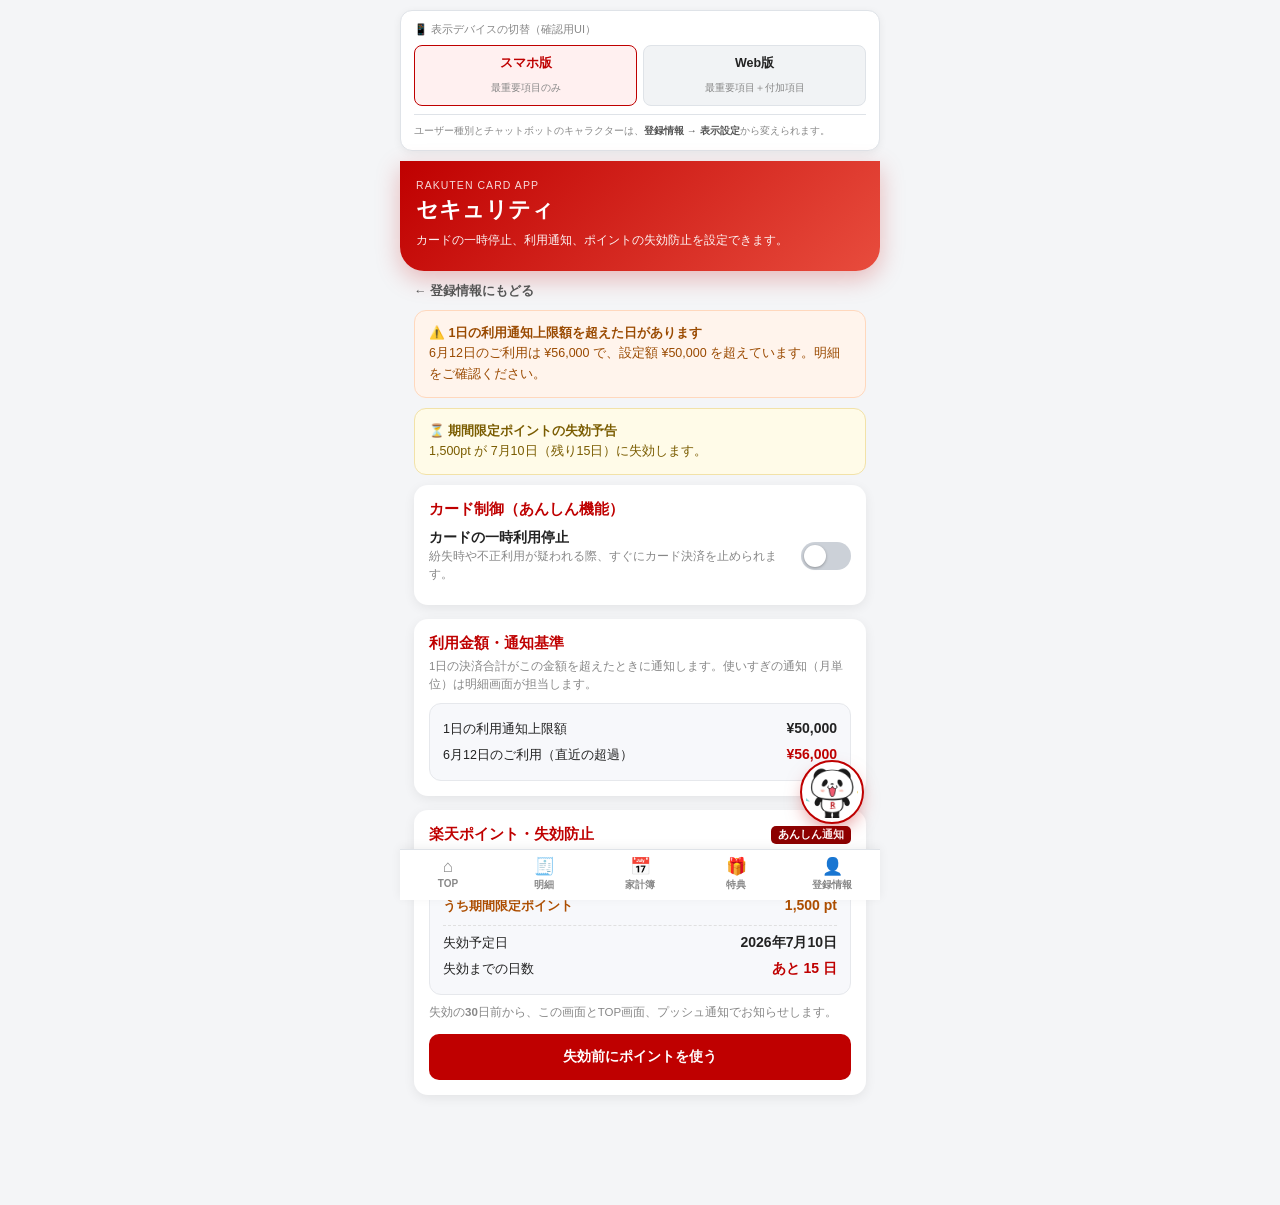
<file: security.html>
<!DOCTYPE html>
<html lang="ja">
<head>
  <meta charset="UTF-8" />
  <meta name="viewport" content="width=device-width, initial-scale=1.0" />
  <title>セキュリティ設定・サポート | 楽天カードアプリ改修案</title>
  <link rel="stylesheet" href="assets/common.css?v=20260818c" />
  <style>
    * { box-sizing: border-box; margin: 0; padding: 0; }
    :root { --brand: #bf0000; --brand-dark: #8c0000; --warm: #e8590c; --ink: #222; --ink-2: #555; --ink-3: #888; --line: #e6e8ec; }
    body {
      background: #f4f5f7; color: var(--ink);
      font-family: "Hiragino Sans", "Yu Gothic UI", -apple-system, "Noto Sans JP", Meiryo, sans-serif;
    }
    button { font: inherit; cursor: pointer; }
    .num { font-variant-numeric: tabular-nums; }
    .app { max-width: 480px; margin: 0 auto; min-height: 100vh; }

    /* ===== ヘッダー（家計簿と同じ） ===== */
    header.hero {
      background: linear-gradient(135deg, var(--brand), #e84c3d);
      color: #fff; padding: 18px 16px 20px;
      border-radius: 0 0 24px 24px; box-shadow: 0 8px 24px rgba(191,0,0,.25);
    }
    header.hero .mini { font-size: 10.5px; opacity: .85; letter-spacing: .1em; }
    header.hero h1 { font-size: 22px; margin: 4px 0 6px; }
    header.hero p { font-size: 12px; opacity: .95; line-height: 1.6; }
    .crumb {
      display: block; margin: 12px 14px 0; font-size: 12.5px; color: var(--ink-2);
      text-decoration: none; font-weight: 600;
    }
    .crumb:hover { color: var(--brand); }

    .container { padding: 10px 14px; }

    .banner {
      border-radius: 12px; padding: 12px 14px; margin-bottom: 10px;
      font-size: 12.5px; line-height: 1.65;
    }
    .banner-danger       { background: #fff0f0; border: 1px solid #f3b2b2; color: #b30000; }
    .banner-warning-high { background: #fff4ec; border: 1px solid #ffd8bd; color: #9a4a00; }
    .banner-warning-low  { background: #fffbe8; border: 1px solid #f2e2a8; color: #7a5c00; }

    .card { background: #fff; border-radius: 14px; padding: 15px; margin-bottom: 14px; box-shadow: 0 3px 12px rgba(0,0,0,.07); }
    .section-title {
      font-size: 14.5px; font-weight: bold; color: var(--brand); margin-bottom: 4px;
      display: flex; justify-content: space-between; align-items: center; gap: 8px;
    }
    .pill { font-size: 10.5px; background: var(--brand-dark); color: #fff; padding: 2px 7px; border-radius: 5px; font-weight: 700; }
    .section-note { font-size: 11.5px; color: var(--ink-3); line-height: 1.6; }

    .toggle-row { display: flex; justify-content: space-between; align-items: center; gap: 12px; padding: 6px 0; }
    .toggle-row .t { font-weight: bold; font-size: 13.5px; }
    .switch { position: relative; display: inline-block; width: 50px; height: 28px; flex: none; }
    .switch input { opacity: 0; width: 0; height: 0; }
    .slider {
      position: absolute; inset: 0; background: #ccd1d8; border-radius: 999px;
      transition: background .2s; cursor: pointer;
    }
    .slider::before {
      content: ""; position: absolute; width: 22px; height: 22px; left: 3px; top: 3px;
      background: #fff; border-radius: 50%; transition: transform .2s; box-shadow: 0 1px 3px rgba(0,0,0,.3);
    }
    .switch input:checked + .slider { background: var(--brand); }
    .switch input:checked + .slider::before { transform: translateX(22px); }

    .usage-box { background: #f7f8fb; border: 1px solid var(--line); border-radius: 12px; padding: 12px 13px; margin-top: 10px; }
    .usage-row { display: flex; justify-content: space-between; align-items: baseline; font-size: 12.5px; padding: 4px 0; }
    .usage-value { font-weight: bold; font-size: 14px; }
    .over { color: var(--brand); }

    .btn-secondary {
      width: 100%; height: 44px; margin-top: 12px; background: #fff; color: var(--ink-2);
      border: 1px solid var(--line); border-radius: 10px; font-size: 13px; font-weight: 700; transition: .15s;
    }
    .btn-secondary:hover { border-color: var(--brand); color: var(--brand); background: #fff0f0; }
    .btn-primary {
      width: 100%; height: 46px; margin-top: 12px; background: var(--brand); color: #fff;
      border: none; border-radius: 10px; font-size: 14px; font-weight: bold;
    }
    .btn-primary:hover { background: var(--brand-dark); }

    .score-container { display: flex; align-items: center; gap: 14px; margin-top: 10px; }
    .score-circle {
      width: 74px; height: 74px; border-radius: 50%; flex: none;
      display: flex; align-items: center; justify-content: center;
      background: conic-gradient(var(--brand) 0 70%, #eceff2 70% 100%);
      position: relative;
    }
    .score-circle::after {
      content: ""; position: absolute; inset: 8px; background: #fff; border-radius: 50%;
    }
    .score-text { position: relative; z-index: 1; font-weight: bold; font-size: 15px; color: var(--brand); }
    .score-status { font-size: 13.5px; font-weight: bold; }

    .checklist { list-style: none; margin-top: 12px; }
    .checklist-item {
      display: flex; justify-content: space-between; align-items: center; gap: 10px;
      padding: 10px 0; border-top: 1px dashed #eee; font-size: 13px;
    }
    .check-ok { color: #237804; font-weight: bold; margin-right: 6px; }
    .check-ng { color: var(--warm); font-weight: bold; margin-right: 6px; }
    .checklist-item .sub { font-size: 11px; color: var(--ink-3); margin-left: 18px; margin-top: 2px; }
    .state-on  { font-size: 12px; color: #237804; font-weight: bold; white-space: nowrap; }
    .state-off { font-size: 12px; color: var(--warm); font-weight: bold; white-space: nowrap; }

    .wizard-field { margin-top: 12px; }
    .wizard-field label { display: block; font-size: 12px; font-weight: bold; color: var(--ink-2); margin-bottom: 5px; }
    .wizard-field input {
      width: 100%; height: 44px; border: 1px solid #d9dee8; border-radius: 10px;
      padding: 0 12px; font-size: 15px; font-family: inherit;
    }
    .wizard-field input:focus { outline: none; border-color: var(--brand); }

    /* Web版のログイン履歴 */
    .login-table { overflow-x: auto; margin-top: 10px; }
    .login-table table { width: 100%; border-collapse: collapse; }
    .login-table th, .login-table td {
      padding: 10px 10px; text-align: left; border-bottom: 1px solid #eef1f5;
      font-size: 12.5px; white-space: nowrap;
    }
    .login-table th { background: #f7f8fb; color: var(--ink-2); font-weight: bold; font-size: 11.5px; }
    .login-table .ng { color: var(--brand); font-weight: bold; }
    .login-table .ok { color: #237804; font-weight: bold; }
  </style>
</head>
<body data-screen="security">

<div class="app">
  <header class="hero">
    <div class="mini">RAKUTEN CARD APP</div>
    <h1>セキュリティ</h1>
    <p>カードの一時停止、利用通知、ポイントの失効防止を設定できます。</p>
  </header>
  <a class="crumb" data-rk-link="profile.html" href="profile.html">← 登録情報にもどる</a>

  <div class="container" data-web-cols>

    <!-- 警告スタック（リスクの高い順） -->
    <div id="banners" data-web-full></div>

    <!-- 1. カード制御 -->
    <div class="card">
      <div class="section-title"><span>カード制御（あんしん機能）</span></div>
      <div class="toggle-row">
        <div>
          <div class="t">カードの一時利用停止</div>
          <div class="section-note">紛失時や不正利用が疑われる際、すぐにカード決済を止められます。</div>
        </div>
        <label class="switch">
          <input type="checkbox" id="cardLock" />
          <span class="slider"></span>
        </label>
      </div>
    </div>

    <!-- 2. 利用金額・通知基準 -->
    <div class="card">
      <div class="section-title"><span>利用金額・通知基準</span></div>
      <div class="section-note">
        1日の決済合計がこの金額を超えたときに通知します。使いすぎの通知（月単位）は明細画面が担当します。
      </div>
      <div class="usage-box">
        <div class="usage-row"><span>1日の利用通知上限額</span><span class="usage-value num" id="dailyLimit"></span></div>
        <div class="usage-row"><span id="lastOverLabel">直近で上限を超えた日</span><span class="usage-value num over" id="lastOverAmount"></span></div>
        <div class="usage-row" data-tier="mid heavy"><span>今月のご利用合計</span><span class="usage-value num" id="monthUsed"></span></div>
      </div>
      <button class="btn-secondary" data-tier="mid heavy" id="wizardBtn">⚙️ 通知金額を設定する</button>
      <div id="wizard" style="display:none">
        <div class="wizard-field">
          <label for="newLimit">1日の利用通知上限額（円）</label>
          <input type="number" id="newLimit" min="1000" step="1000" />
        </div>
        <button class="btn-primary" id="saveLimit">この金額で通知する</button>
      </div>
    </div>

    <!-- 3. ポイント失効防止（この画面が一次責任） -->
    <div class="card">
      <div class="section-title"><span>楽天ポイント・失効防止</span><span class="pill">あんしん通知</span></div>
      <div class="usage-box">
        <div class="usage-row"><span>総保有ポイント</span><span class="usage-value num" id="ptTotal"></span></div>
        <div class="usage-row"><span style="color:#ad4e00;font-weight:bold">うち期間限定ポイント</span>
          <span class="usage-value num" style="color:#ad4e00" id="ptLimited"></span></div>
        <div class="usage-row" style="border-top:1px dashed #e0e0e0;margin-top:6px;padding-top:8px">
          <span>失効予定日</span><span class="usage-value num" id="ptDate"></span></div>
        <div class="usage-row"><span>失効までの日数</span><span class="usage-value num over" id="ptDays"></span></div>
        <div class="usage-row" data-tier="mid heavy"><span>通常ポイントの失効予定</span>
          <span class="usage-value num" id="ptNormal"></span></div>
      </div>
      <div class="section-note" style="margin-top:8px">
        失効の<b id="alertDays"></b>日前から、この画面とTOP画面、プッシュ通知でお知らせします。
      </div>
      <button class="btn-primary" data-toast="ポイントの使い道を見る">失効前にポイントを使う</button>
    </div>

    <!-- 4. セキュリティ診断（ミドル以上） -->
    <div class="card" data-tier="mid heavy">
      <div class="section-title"><span>セキュリティ診断</span></div>
      <div class="section-note">アカウント保護の設定状況を点数にしています。</div>
      <div class="score-container">
        <div class="score-circle" id="scoreCircle"><span class="score-text" id="scoreText"></span></div>
        <div>
          <div class="score-status" id="scoreStatus"></div>
          <div class="section-note" style="margin-top:2px">未設定の項目を完了すると100点になります。</div>
        </div>
      </div>
      <ul class="checklist" id="checklist"></ul>
    </div>

    <!-- 5. 不正利用の対応（ヘビー） -->
    <div class="card" data-tier="heavy">
      <div class="section-title"><span>不正利用が疑われるとき</span></div>
      <div class="section-note">
        身に覚えのない利用を見つけた場合は、まずカードを一時停止したうえでご連絡ください。
        調査中の利用分はお支払いの対象から一時的に除外されます。
      </div>
      <button class="btn-secondary" data-toast="不正利用の申告フォームへ">不正利用を申告する</button>
      <button class="btn-secondary" data-toast="ログイン履歴の確認画面へ">ログイン履歴を確認する</button>
      <button class="btn-secondary" data-toast="生体認証の設定画面へ">生体認証（顔・指紋）を設定する</button>
    </div>

    <!-- Web版だけに出すログイン履歴（PC＝最重要項目＋付加項目） -->
    <div class="card" data-device="web" data-web-full>
      <div class="section-title"><span>ログイン履歴</span></div>
      <div class="section-note">直近のログインです。見覚えのない端末があれば、すぐにパスワードを変更してください。</div>
      <div class="login-table">
        <table>
          <thead><tr><th>日時</th><th>端末</th><th>場所</th><th>方法</th><th>結果</th></tr></thead>
          <tbody id="loginBody"></tbody>
        </table>
      </div>
    </div>
  </div>
</div>

<script src="assets/data.js?v=20260818c"></script>
<script src="assets/common.js?v=20260818c"></script>
<script>
(function () {
  var C = APP.C, yen = APP.yen;
  var el = function (id) { return document.getElementById(id); };
  var u = APP.usage(APP.MONTHS[0].key);
  var ptDays = APP.daysUntil(C.points.limitedExpire);
  var dailyLimit = C.dailyNotifyLimit;
  var locked = false;
  var over = null;

  /* 設定額を変えたら超過日も計算し直す */
  function recomputeOver() {
    var map = APP.dailyTotals(APP.MONTHS[0].key);
    var hit = Object.keys(map).filter(function (d) { return map[d] > dailyLimit; }).sort().pop();
    over = hit ? { date: hit, amount: map[hit] } : null;
  }

  /* ---- 警告バナー（リスクの高い順） ---- */
  function renderBanners() {
    var out = "";
    if (locked) {
      out += '<div class="banner banner-danger">🔒 <strong>カード利用を一時停止中です</strong><br>' +
             "カード決済は現在ロックされています。解除するには下のスイッチをオフにしてください。</div>";
    }
    if (over) {
      out += '<div class="banner banner-warning-high">⚠️ <strong>1日の利用通知上限額を超えた日があります</strong><br>' +
             RK.md(over.date) + "のご利用は " + yen(over.amount) + " で、設定額 " + yen(dailyLimit) +
             " を超えています。明細をご確認ください。</div>";
    }
    if (ptDays <= C.points.alertDays) {
      out += '<div class="banner banner-warning-low">⏳ <strong>期間限定ポイントの失効予告</strong><br>' +
             C.points.limited.toLocaleString("ja-JP") + "pt が " + RK.md(C.points.limitedExpire) +
             "（残り" + ptDays + "日）に失効します。</div>";
    }
    el("banners").innerHTML = out;
  }

  /* ---- 利用金額 ---- */
  function renderUsage() {
    el("dailyLimit").textContent = yen(dailyLimit);
    el("lastOverLabel").textContent = over ? RK.md(over.date) + "のご利用（直近の超過）" : "直近で上限を超えた日";
    el("lastOverAmount").textContent = over ? yen(over.amount) : "なし";
    el("monthUsed").textContent = yen(u.used) + "（" + u.count + "件）";
  }

  /* ---- ポイント ---- */
  el("ptTotal").textContent   = C.points.total.toLocaleString("ja-JP") + " pt";
  el("ptLimited").textContent = C.points.limited.toLocaleString("ja-JP") + " pt";
  el("ptDate").textContent    = RK.ymd(C.points.limitedExpire);
  el("ptDays").textContent    = "あと " + ptDays + " 日";
  el("ptNormal").textContent  = C.points.normal.toLocaleString("ja-JP") + " pt（" + RK.ymd(C.points.normalExpire) + "）";
  el("alertDays").textContent = C.points.alertDays;

  /* ---- セキュリティ診断 ---- */
  var checks = [
    { name: "利用額お知らせ通知", sub: "上限を超えた利用をその場でお知らせします", on: true },
    { name: "カード一時利用停止機能", sub: "緊急時にワンタップで決済を止められます", on: true },
    { name: "ポイント失効の事前通知", sub: "失効の" + C.points.alertDays + "日前からお知らせします", on: true },
    { name: "生体認証（顔・指紋）", sub: "ログイン時の本人確認を強化します", on: false },
    { name: "秘密の質問", sub: "パスワードを忘れたときの確認に使います", on: true }
  ];
  function renderScore() {
    var on = checks.filter(function (c) { return c.on; }).length;
    var score = Math.round((on / checks.length) * 100);
    el("scoreText").textContent = score + "点";
    el("scoreCircle").style.background = "conic-gradient(var(--brand) 0 " + score + "%, #eceff2 " + score + "% 100%)";
    el("scoreStatus").textContent = score === 100 ? "最高水準" : score >= 70 ? "良好（対策推奨あり）" : "要対策";
    el("checklist").innerHTML = checks.map(function (c) {
      return '<li class="checklist-item"><div>' +
             '<span class="' + (c.on ? "check-ok" : "check-ng") + '">' + (c.on ? "✓" : "!") + "</span><strong>" + c.name + "</strong>" +
             '<div class="sub">' + c.sub + "</div></div>" +
             '<span class="' + (c.on ? "state-on" : "state-off") + '">' + (c.on ? "設定済み" : "未設定") + "</span></li>";
    }).join("");
  }

  /* ---- 操作 ---- */
  el("cardLock").addEventListener("change", function (e) {
    locked = e.target.checked;
    renderBanners();
    RK.toast(locked ? "カードを一時停止しました" : "カードの一時停止を解除しました");
  });

  el("wizardBtn").addEventListener("click", function () {
    var w = el("wizard");
    var open = w.style.display === "none";
    w.style.display = open ? "block" : "none";
    if (open) el("newLimit").value = dailyLimit;
  });

  el("saveLimit").addEventListener("click", function () {
    var v = Number(el("newLimit").value);
    if (!v || v < 1000) { RK.toast("1,000円以上で設定してください"); return; }
    dailyLimit = v;
    recomputeOver();
    el("wizard").style.display = "none";
    renderUsage();
    renderBanners();
    RK.toast("1日の利用通知上限額を " + yen(v) + " に変更しました");
  });

  /* ---- ログイン履歴（Web版のみ表示） ---- */
  el("loginBody").innerHTML = [
    { when: "2026/06/25 08:12", dev: "iPhone（アプリ）",   place: "東京都",   how: "生体認証なし・パスワード", ok: true },
    { when: "2026/06/24 21:40", dev: "Windows（ブラウザ）", place: "東京都",   how: "パスワード",             ok: true },
    { when: "2026/06/22 03:07", dev: "不明な端末",         place: "海外",     how: "パスワード",             ok: false },
    { when: "2026/06/20 12:33", dev: "iPhone（アプリ）",   place: "神奈川県", how: "パスワード",             ok: true }
  ].map(function (r) {
    return "<tr><td>" + r.when + "</td><td>" + r.dev + "</td><td>" + r.place + "</td><td>" + r.how +
           '</td><td class="' + (r.ok ? "ok" : "ng") + '">' + (r.ok ? "成功" : "失敗（要確認）") + "</td></tr>";
  }).join("");

  recomputeOver();
  renderBanners();
  renderUsage();
  renderScore();
})();
</script>
</body>
</html>
</file>
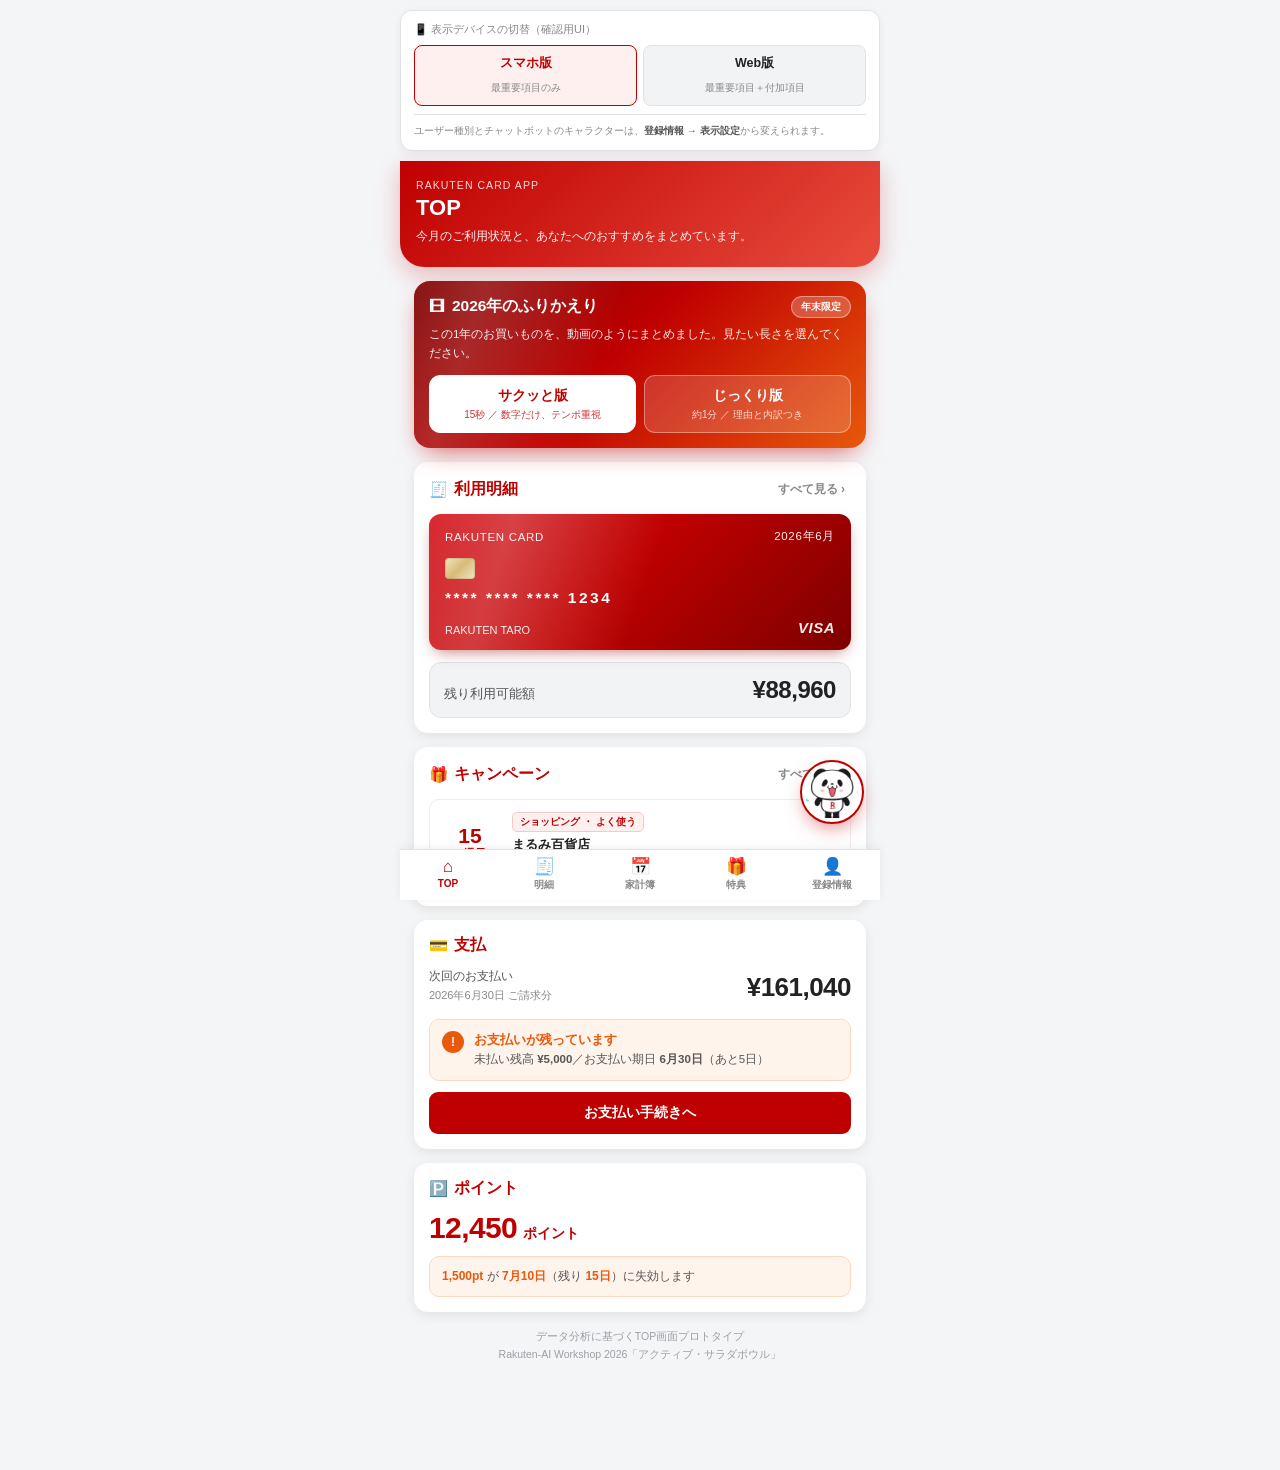
<file: top.html>
<!DOCTYPE html>
<html lang="ja">
<head>
<meta charset="UTF-8" />
<meta name="viewport" content="width=device-width, initial-scale=1.0" />
<title>TOP | 楽天カードアプリ改修案</title>
<link rel="stylesheet" href="assets/common.css?v=20260818c" />
<style>
  * { box-sizing: border-box; margin: 0; padding: 0; }

  :root {
    --brand: #bf0000; --brand-dark: #8e0000; --brand-soft: #fff0f0; --brand-line: #f3caca;
    --warm: #e8590c; --warm-soft: #fff4ec; --warm-line: #ffd8bd;
    --silver: #8a9099; --silver-soft: #f1f3f5; --silver-line: #dfe3e8;
    --good: #1a7f4b; --good-soft: #edf9f2;
    --ink: #222; --ink-2: #555; --ink-3: #888; --bg: #f4f5f7;
    --font: -apple-system, BlinkMacSystemFont, "Segoe UI", Roboto,
            "Hiragino Sans", "Yu Gothic UI", "Noto Sans JP", Meiryo, sans-serif;
  }

  body { background: #f4f5f7; color: var(--ink); font-family: var(--font); -webkit-font-smoothing: antialiased; }
  button { font: inherit; color: inherit; cursor: pointer; }
  .num { font-variant-numeric: tabular-nums; }
  @media (prefers-reduced-motion: reduce) { * { transition: none !important; animation: none !important; } }

  .app { max-width: 480px; margin: 0 auto; background: var(--bg); min-height: 100vh; }

  /* ===== ヘッダー（家計簿と同じ） ===== */
  header.hero {
    background: linear-gradient(135deg, var(--brand), #e84c3d);
    color: #fff; padding: 18px 16px 20px;
    border-radius: 0 0 24px 24px; box-shadow: 0 8px 24px rgba(191,0,0,.25);
  }
  header.hero .mini { font-size: 10.5px; opacity: .85; letter-spacing: .1em; }
  header.hero h1 { font-size: 22px; margin: 4px 0 6px; }
  header.hero p { font-size: 12px; opacity: .95; line-height: 1.6; }

  .content { padding: 14px; }

  .card { background: #fff; border-radius: 14px; padding: 15px; margin-bottom: 14px; box-shadow: 0 4px 12px rgba(0,0,0,.08); }
  .card-head { display: flex; justify-content: space-between; align-items: center; margin-bottom: 12px; }
  .card-title { font-size: 15.5px; font-weight: bold; color: var(--brand); display: flex; align-items: center; gap: 6px; }
  .more {
    font-size: 12px; font-weight: 600; color: var(--ink-3);
    background: none; border: none; padding: 4px 6px; border-radius: 6px;
    text-decoration: none; transition: background .15s, color .15s;
  }
  .more:hover { background: var(--brand-soft); color: var(--brand); }
  .sub { font-size: 11.5px; color: var(--ink-3); }
  .divider { height: 1px; background: #eee; margin: 12px 0; }

  /* 券面 */
  .plastic {
    position: relative; border-radius: 12px; padding: 15px 16px 14px;
    color: #fff; overflow: hidden;
    background: linear-gradient(135deg, #d4121a 0%, var(--brand) 45%, #7d0000 100%);
    box-shadow: 0 6px 16px -6px rgba(140,0,0,.6);
  }
  .plastic::after {
    content: ""; position: absolute; top: -60%; left: -20%;
    width: 70%; height: 220%;
    background: linear-gradient(90deg, rgba(255,255,255,0) 0%, rgba(255,255,255,.22) 50%, rgba(255,255,255,0) 100%);
    transform: rotate(18deg); pointer-events: none;
  }
  .plastic-top { display: flex; justify-content: space-between; align-items: center; font-size: 11.5px; letter-spacing: .06em; opacity: .95; }
  .chip { width: 30px; height: 21px; border-radius: 4px; margin: 14px 0 10px;
          background: linear-gradient(135deg, #f0e2b0 0%, #cfae5e 50%, #ede0ae 100%);
          box-shadow: inset 0 0 0 1px rgba(0,0,0,.12); }
  .plastic-num { font-size: 15.5px; letter-spacing: 2.5px; font-weight: 600; }
  .plastic-foot { display: flex; justify-content: space-between; align-items: flex-end; margin-top: 12px; font-size: 11px; opacity: .92; }
  .plastic-foot .brand-mark { font-size: 15px; font-style: italic; font-weight: 700; letter-spacing: .5px; }

  /* 残高 */
  .balance { background: var(--silver-soft); border: 1px solid var(--silver-line); border-radius: 12px; padding: 13px 14px; margin-top: 12px; }
  .balance-row { display: flex; justify-content: space-between; align-items: baseline; }
  .balance-label { font-size: 12.5px; color: var(--ink-2); }
  .balance-value { font-size: 24px; font-weight: bold; letter-spacing: -.02em; }
  .track { height: 7px; border-radius: 4px; background: #dfe3e8; overflow: hidden; margin-top: 10px; }
  .fill { height: 100%; border-radius: 4px; background: linear-gradient(90deg, var(--warm), var(--brand)); }
  .track-note { display: flex; justify-content: space-between; font-size: 10.5px; color: var(--ink-3); margin-top: 5px; }

  /* 明細行 */
  .txn { display: flex; align-items: center; gap: 9px; padding: 9px 6px; border-radius: 8px; font-size: 13px; transition: background .15s; }
  .txn:hover { background: var(--silver-soft); }
  .txn .date { font-size: 11px; color: var(--ink-3); width: 38px; flex: none; }
  .txn .store { flex: 1; min-width: 0; overflow: hidden; text-overflow: ellipsis; white-space: nowrap; }
  .txn .amt { font-weight: 600; flex: none; }
  .tag { font-size: 10px; font-weight: 700; padding: 2px 7px; border-radius: 5px; flex: none; border: 1px solid; }

  /* カテゴリ内訳 */
  .breakdown { display: flex; flex-direction: column; gap: 8px; }
  .bd-row { display: grid; grid-template-columns: 92px 1fr 66px; align-items: center; gap: 8px; font-size: 11.5px; }
  .bd-bar { height: 8px; border-radius: 4px; background: #eceff2; overflow: hidden; }
  .bd-bar i { display: block; height: 100%; border-radius: 4px; }
  .bd-amt { text-align: right; color: var(--ink-2); font-weight: 600; }

  /* 推移 */
  .trend { display: flex; align-items: flex-end; gap: 10px; height: 84px; padding: 0 2px; }
  .trend-col { flex: 1; display: flex; flex-direction: column; align-items: center; gap: 5px; height: 100%; justify-content: flex-end; }
  .trend-bar { width: 100%; border-radius: 5px 5px 0 0; background: linear-gradient(180deg, #ff8a8a, var(--brand)); transition: filter .15s; }
  .trend-col:hover .trend-bar { filter: brightness(1.12); }
  .trend-bar.past { background: linear-gradient(180deg, #c8ced6, var(--silver)); }
  .trend-label { font-size: 10px; color: var(--ink-3); }
  .trend-val { font-size: 10px; color: var(--ink-2); font-weight: 600; }

  /* キャンペーン */
  .cp { display: flex; align-items: center; gap: 12px; padding: 11px 10px; border-radius: 10px; border: 1px solid #eee;
        margin-bottom: 8px; text-decoration: none; color: inherit;
        transition: border-color .15s, background .15s, transform .1s; }
  .cp:hover { border-color: var(--brand-line); background: var(--brand-soft); transform: translateX(2px); }
  .cp-rate { flex: none; width: 60px; text-align: center; font-size: 21px; font-weight: 800; color: var(--brand); line-height: 1.1; }
  .cp-rate span { font-size: 11px; font-weight: 700; display: block; }
  .cp-body { flex: 1; min-width: 0; }
  .cp-genre { display: inline-block; font-size: 10px; font-weight: 700; padding: 2px 7px; border-radius: 5px;
              background: var(--silver-soft); color: var(--ink-2); border: 1px solid var(--silver-line); }
  .cp-genre.match { background: var(--brand-soft); color: var(--brand); border-color: var(--brand-line); }
  .cp-name { font-size: 13px; font-weight: 600; margin: 4px 0 2px; }
  .cp-limit { font-size: 11px; color: var(--ink-3); }
  .cp-limit b { color: var(--warm); }
  .chips { display: flex; gap: 6px; margin-bottom: 10px; flex-wrap: wrap; }
  .chip-btn { font-size: 11px; padding: 5px 11px; border-radius: 999px; border: 1px solid var(--silver-line);
              background: #fff; color: var(--ink-2); transition: all .15s; }
  .chip-btn:hover { border-color: var(--brand); color: var(--brand); }
  .chip-btn.on { background: var(--brand); border-color: var(--brand); color: #fff; }

  /* 支払 */
  .pay-main { display: flex; justify-content: space-between; align-items: flex-end; padding-bottom: 12px; }
  .pay-main .lbl { font-size: 12px; color: var(--ink-2); }
  .pay-main .due { font-size: 11px; color: var(--ink-3); margin-top: 3px; }
  .pay-main .amt { font-size: 26px; font-weight: bold; letter-spacing: -.02em; }

  .alert { display: flex; gap: 10px; align-items: flex-start; border-radius: 10px; padding: 11px 12px;
           background: var(--warm-soft); border: 1px solid var(--warm-line); margin-top: 4px; }
  .alert .ic { width: 22px; height: 22px; border-radius: 50%; flex: none; background: var(--warm); color: #fff;
               display: flex; align-items: center; justify-content: center; font-size: 12px; font-weight: 800; }
  .alert-title { font-size: 13px; font-weight: 700; color: var(--warm); margin-bottom: 2px; }
  .alert-desc { font-size: 11.5px; color: var(--ink-2); line-height: 1.55; }
  .alert a { color: var(--brand); font-weight: 700; }

  .btn-primary { width: 100%; margin-top: 11px; background: var(--brand); color: #fff; border: none; border-radius: 9px;
                 padding: 12px; font-size: 13.5px; font-weight: bold; transition: background .15s, transform .1s; }
  .btn-primary:hover { background: var(--brand-dark); }
  .btn-ghost { display: block; width: 100%; margin-top: 9px; background: #fff; color: var(--ink-2); text-align: center;
               text-decoration: none; border: 1px solid var(--silver-line); border-radius: 9px; padding: 10px;
               font-size: 12.5px; font-weight: 600; transition: all .15s; }
  .btn-ghost:hover { border-color: var(--brand); color: var(--brand); background: var(--brand-soft); }

  .kv { display: flex; justify-content: space-between; font-size: 12.5px; padding: 7px 0; }
  .kv .k { color: var(--ink-2); display: flex; align-items: center; gap: 7px; }
  .kv .v { font-weight: 600; }
  .kv + .kv { border-top: 1px dashed #eee; }

  /* ポイント */
  .pt-main { display: flex; align-items: baseline; gap: 6px; }
  .pt-value { font-size: 30px; font-weight: bold; color: var(--brand); letter-spacing: -.02em; }
  .pt-unit { font-size: 14px; font-weight: 700; color: var(--brand); }
  .pt-expire { margin-top: 11px; border-radius: 10px; padding: 11px 12px; background: var(--silver-soft);
               border: 1px solid var(--silver-line); font-size: 12px; color: var(--ink-2); }
  .pt-expire.urgent { background: var(--warm-soft); border-color: var(--warm-line); }
  .pt-expire b { color: var(--warm); font-weight: 700; }

  .foot-note { text-align: center; font-size: 10.5px; color: #9aa0a6; line-height: 1.7; padding: 2px 0 6px; }


  /* 年末サマリーの入口 */
  .recap-entry {
    background: linear-gradient(135deg, #7d0000 0%, var(--brand) 45%, var(--warm) 100%);
    border-radius: 16px; padding: 15px; margin-bottom: 14px; color: #fff;
    box-shadow: 0 10px 26px -10px rgba(191,0,0,.7);
    position: relative; overflow: hidden;
  }
  .recap-entry::after {
    content: ""; position: absolute; top: -60%; left: -20%; width: 60%; height: 220%;
    background: linear-gradient(90deg, rgba(255,255,255,0), rgba(255,255,255,.16), rgba(255,255,255,0));
    transform: rotate(18deg); pointer-events: none;
  }
  .recap-head { display: flex; justify-content: space-between; align-items: center; gap: 10px; }
  .recap-title { font-size: 15.5px; font-weight: bold; display: flex; align-items: center; gap: 7px; }
  .recap-badge {
    font-size: 10px; font-weight: 700; background: rgba(255,255,255,.22);
    border: 1px solid rgba(255,255,255,.4); border-radius: 999px; padding: 3px 9px; white-space: nowrap;
  }
  .recap-lead { font-size: 11.5px; opacity: .92; line-height: 1.65; margin: 7px 0 12px; }
  .recap-btns { display: grid; grid-template-columns: 1fr 1fr; gap: 8px; position: relative; z-index: 1; }
  .recap-btn {
    display: block; text-decoration: none; text-align: center; border-radius: 11px;
    padding: 11px 8px; line-height: 1.35; transition: transform .1s, background .15s;
    background: rgba(255,255,255,.16); border: 1px solid rgba(255,255,255,.35); color: #fff;
  }
  .recap-btn:hover  { background: rgba(255,255,255,.28); }
  .recap-btn:active { transform: scale(.97); }
  .recap-btn.short  { background: #fff; color: var(--brand); border-color: #fff; }
  .recap-btn.short:hover { background: #ffeaea; }
  .recap-btn strong { display: block; font-size: 13.5px; margin-bottom: 3px; }
  .recap-btn span   { display: block; font-size: 10px; opacity: .8; }

  /* Web版だけに出すサマリ */
  .web-summary { display: grid; grid-template-columns: repeat(4, 1fr); gap: 12px; }
  .web-summary .item { background: var(--silver-soft); border: 1px solid var(--silver-line); border-radius: 10px; padding: 12px; }
  .web-summary .k { font-size: 11px; color: var(--ink-3); margin-bottom: 5px; }
  .web-summary .v { font-size: 19px; font-weight: bold; letter-spacing: -.02em; }
  .web-summary .s { font-size: 10.5px; color: var(--ink-3); margin-top: 3px; }
  @media (max-width: 720px) { .web-summary { grid-template-columns: repeat(2, 1fr); } }
</style>
</head>
<body data-screen="top">

<div class="app">
  <header class="hero">
    <div class="mini">RAKUTEN CARD APP</div>
    <h1>TOP</h1>
    <p>今月のご利用状況と、あなたへのおすすめをまとめています。</p>
  </header>

  <div class="content" data-web-cols>

    <!-- ===== 年末サマリーの入口（TOPの最上部・年末限定） =====
         情報量の出し分けはしません。ライトでもヘビーでも同じ内容です。 -->
    <div class="recap-entry" id="recapEntry" data-web-full hidden>
      <div class="recap-head">
        <div class="recap-title"><span>🎞</span><span id="recapTitle"></span></div>
        <span class="recap-badge">年末限定</span>
      </div>
      <div class="recap-lead" id="recapLead"></div>
      <div class="recap-btns">
        <a class="recap-btn short" data-rk-link="recap.html?mode=short" href="recap.html?mode=short">
          <strong id="recapShortLabel"></strong><span id="recapShortSub"></span>
        </a>
        <a class="recap-btn basic" data-rk-link="recap.html?mode=basic" href="recap.html?mode=basic">
          <strong id="recapBasicLabel"></strong><span id="recapBasicSub"></span>
        </a>
      </div>
    </div>

    <!-- Web版だけに出す全体サマリ（PC＝最重要項目＋付加項目） -->
    <div class="card" data-device="web" data-web-full>
      <div class="card-head"><div class="card-title"><span>📊</span>今月のサマリ</div></div>
      <div id="webSummary" class="web-summary"></div>
    </div>

    <!-- ============ ① 利用明細 ============ -->
    <div class="card">
      <div class="card-head">
        <div class="card-title"><span>🧾</span>利用明細</div>
        <a class="more" data-rk-link="detail.html" href="detail.html">すべて見る ›</a>
      </div>

      <div class="plastic">
        <div class="plastic-top"><span>RAKUTEN CARD</span><span id="cardMonth"></span></div>
        <div class="chip"></div>
        <div class="plastic-num num" id="cardNum"></div>
        <div class="plastic-foot"><span id="cardName"></span><span class="brand-mark" id="cardBrand"></span></div>
      </div>

      <!-- 残り利用可能額：ユーザー自身の事実なので全種別で表示 -->
      <div class="balance">
        <div class="balance-row">
          <span class="balance-label">残り利用可能額</span>
          <span class="balance-value num" id="remaining"></span>
        </div>
        <div data-tier="mid heavy">
          <div class="track"><div class="fill" id="usageFill"></div></div>
          <div class="track-note">
            <span>今月のご利用 <b class="num" id="usedText"></b><span id="usedCount"></span></span>
            <span class="num" id="limitText"></span>
          </div>
        </div>
      </div>

      <!-- 使いすぎアラート：一次責任は明細画面。ここは要約と導線のみ -->
      <div id="overAlert"></div>

      <div data-tier="mid heavy">
        <div class="divider"></div>
        <div class="sub" style="margin-bottom:4px" id="recentLabel"></div>
        <div id="recentList"></div>
      </div>

      <div data-tier="heavy">
        <div class="divider"></div>
        <div class="sub" style="margin-bottom:9px">カテゴリ内訳</div>
        <div class="breakdown" id="breakdown"></div>

        <div class="divider"></div>
        <div class="sub" style="margin-bottom:9px">ご利用額の推移（直近3ヶ月）</div>
        <div class="trend" id="trend"></div>
      </div>
    </div>

    <!-- ============ ② キャンペーン ============ -->
    <div class="card">
      <div class="card-head">
        <div class="card-title"><span>🎁</span>キャンペーン</div>
        <a class="more" data-rk-link="campaign.html" href="campaign.html">すべて見る ›</a>
      </div>

      <div class="sub" style="margin-bottom:9px" data-tier="mid heavy" id="cpLead"></div>

      <div class="chips" data-tier="heavy">
        <button class="chip-btn on" data-sort="reco">おすすめ順</button>
        <button class="chip-btn" data-sort="rate">還元率順</button>
        <button class="chip-btn" data-sort="deadline">期限が近い順</button>
      </div>

      <div id="cpList"></div>

      <a class="btn-ghost" data-tier="heavy" data-rk-link="campaign.html" href="campaign.html">
        旅行・グルメのキャンペーンも見る
      </a>
    </div>

    <!-- ============ ③ 支払 ============ -->
    <div class="card">
      <div class="card-head">
        <div class="card-title"><span>💳</span>支払</div>
        <a class="more" data-tier="mid heavy" data-rk-link="detail.html" href="detail.html">明細を見る ›</a>
      </div>

      <div class="pay-main">
        <div>
          <div class="lbl">次回のお支払い</div>
          <div class="due" id="payDue"></div>
        </div>
        <div class="amt num" id="payAmount"></div>
      </div>

      <!-- 未払いアラート：損失につながるため全種別で表示 -->
      <div id="unpaidAlert"></div>

      <div data-tier="mid heavy">
        <div class="kv"><span class="k">お支払い方法</span><span class="v" id="payBank"></span></div>
      </div>

      <div data-tier="heavy">
        <div class="divider"></div>
        <div class="sub" style="margin-bottom:3px">お支払い方法の内訳</div>
        <div id="methodBreakdown"></div>
      </div>

      <button class="btn-primary" data-toast="お支払い手続き画面へ">お支払い手続きへ</button>
      <button class="btn-ghost" data-tier="heavy" data-toast="あとから分割／リボの変更画面へ">
        あとから支払い方法を変更する
      </button>
    </div>

    <!-- ============ ④ ポイント ============ -->
    <div class="card">
      <div class="card-head">
        <div class="card-title"><span>🅿️</span>ポイント</div>
        <a class="more" data-tier="mid heavy" data-rk-link="security.html" href="security.html">ポイント設定 ›</a>
      </div>

      <div class="pt-main">
        <span class="pt-value num" id="ptTotal"></span><span class="pt-unit">ポイント</span>
      </div>

      <!-- 失効アラート：損失につながるため全種別で表示 -->
      <div id="ptExpire"></div>

      <div data-tier="heavy">
        <div class="divider"></div>
        <div class="kv"><span class="k">今月の獲得ポイント</span><span class="v num" id="ptEarned"></span></div>
        <div class="kv"><span class="k">キャンペーン加算分</span><span class="v num" id="ptBonus"></span></div>
        <div class="kv"><span class="k" id="ptLimitedLabel"></span><span class="v num" id="ptLimitedVal" style="color:var(--warm)"></span></div>
        <div class="kv"><span class="k" id="ptNormalLabel"></span><span class="v num" id="ptNormalVal"></span></div>
      </div>

      <button class="btn-primary" data-tier="mid heavy" data-toast="ポイントの使い道を見る">ポイントを使う</button>
    </div>

    <div class="foot-note">
      データ分析に基づくTOP画面プロトタイプ<br>Rakuten-AI Workshop 2026「アクティブ・サラダボウル」
    </div>
  </div>
</div>

<script src="assets/data.js?v=20260818c"></script>
<script src="assets/common.js?v=20260818c"></script>
<script>
(function () {
  var C = APP.C, yen = APP.yen;
  var u = APP.usage(APP.MONTHS[0].key);
  var items = u.month.items;

  /* ---- 券面 ---- */
  document.getElementById("cardNum").textContent   = "**** **** **** " + C.user.last4;
  document.getElementById("cardName").textContent  = C.user.nameEn;
  document.getElementById("cardBrand").textContent = C.user.brand;
  document.getElementById("cardMonth").textContent = u.month.label;

  /* ---- 残高・利用率 ---- */
  document.getElementById("remaining").textContent = yen(u.remaining);
  document.getElementById("usageFill").style.width = Math.min(u.rate, 100) + "%";
  document.getElementById("usedText").textContent  = yen(u.used);
  document.getElementById("usedCount").textContent = "（" + u.count + "件）";
  document.getElementById("limitText").textContent = "限度額 " + yen(u.limit);

  /* ---- 使いすぎアラート（一次責任は明細画面）---- */
  if (u.level !== "safe") {
    document.getElementById("overAlert").innerHTML =
      '<div class="alert"><div class="ic">!</div><div>' +
      '<div class="alert-title">ご利用枠の' + Math.round(u.rate) + '%に到達しています</div>' +
      '<div class="alert-desc">残り <b class="num">' + yen(u.remaining) + '</b>。' +
      '<a data-rk-link="detail.html" href="detail.html">明細で内訳を見る ›</a></div></div></div>';
  }

  /* ---- 直近のご利用 ---- */
  function tagHtml(method) {
    var m = C.methodColor[method];
    return '<span class="tag" style="background:' + m.bg + ';color:' + m.fg + ';border-color:' + m.bd + '">' + m.short + "</span>";
  }
  function renderRecent(n) {
    document.getElementById("recentLabel").textContent = "直近のご利用（" + n + "件）";
    document.getElementById("recentList").innerHTML = items.slice(0, n).map(function (x) {
      return '<div class="txn"><span class="date num">' + x.date.slice(5).replace("-", "/") + "</span>" +
             '<span class="store">' + x.shop + "</span>" + tagHtml(x.payment) +
             '<span class="amt num">' + yen(x.amount) + "</span></div>";
    }).join("");
  }

  /* ---- カテゴリ内訳 ---- */
  var cats = APP.groupSum(items, "category");
  document.getElementById("breakdown").innerHTML = cats.map(function (c) {
    var w = Math.round((c.amount / u.used) * 100);
    return '<div class="bd-row"><span>' + c.key + "</span>" +
           '<span class="bd-bar"><i style="width:' + w + "%;background:" + (C.categoryColor[c.key] || "#8a9099") + '"></i></span>' +
           '<span class="bd-amt num">' + yen(c.amount) + "</span></div>";
  }).join("");

  /* ---- 推移 ---- */
  var tr = APP.trend();
  var max = Math.max.apply(null, tr.map(function (t) { return t.total; }));
  document.getElementById("trend").innerHTML = tr.map(function (t, i) {
    var isNow = i === tr.length - 1;
    return '<div class="trend-col"><span class="trend-val num">' + yen(t.total) + "</span>" +
           '<div class="trend-bar' + (isNow ? "" : " past") + '" style="height:' + Math.round((t.total / max) * 100) + '%"></div>' +
           '<span class="trend-label">' + t.short + "</span></div>";
  }).join("");

  /* ---- キャンペーン（よく使うカテゴリを優先）---- */
  var myCat = APP.topGenre();   /* キャンペーン画面のジャンル（旅行／ショッピング／グルメ）に合わせる */
  var sorted = {
    reco: APP.CAMPAIGNS.slice().sort(function (a, b) {
      var am = a.genre === myCat ? 1 : 0, bm = b.genre === myCat ? 1 : 0;
      return (bm - am) || (b.rate - a.rate);
    }),
    rate: APP.CAMPAIGNS.slice().sort(function (a, b) { return b.rate - a.rate; }),
    deadline: APP.CAMPAIGNS.slice().sort(function (a, b) { return APP.daysUntil(a.to) - APP.daysUntil(b.to); })
  };
  var cpSort = "reco";

  function renderCampaigns(n) {
    document.getElementById("cpLead").textContent = "よく使うジャンル「" + myCat + "」からおすすめ";
    document.getElementById("cpList").innerHTML = sorted[cpSort].slice(0, n).map(function (c) {
      var left = APP.daysUntil(c.to);
      var match = c.genre === myCat;
      return '<a class="cp" href="' + c.url + '" target="_blank" rel="noopener noreferrer">' +
             '<div class="cp-rate">' + c.rate + "<span>%還元</span></div>" +
             '<div class="cp-body">' +
             '<span class="cp-genre' + (match ? " match" : "") + '">' + c.genre + (match ? " ・ よく使う" : "") + "</span>" +
             '<div class="cp-name">' + c.store + (c.featured ? "　★注目" : "") + "</div>" +
             '<div class="cp-limit">' + c.to.replace(/-/g, "/") + "まで ／ 残り <b class=\"num\">" + left + "日</b></div>" +
             "</div></a>";
    }).join("");
  }

  document.querySelectorAll("[data-sort]").forEach(function (b) {
    b.addEventListener("click", function () {
      document.querySelectorAll("[data-sort]").forEach(function (x) { x.classList.remove("on"); });
      b.classList.add("on");
      cpSort = b.dataset.sort;
      render();
    });
  });

  /* ---- 支払 ---- */
  document.getElementById("payDue").textContent    = RK.ymd(C.payment.due) + " ご請求分";
  document.getElementById("payAmount").textContent = yen(u.used);
  document.getElementById("payBank").textContent   = C.payment.bank + " ****" + C.payment.bankLast4;

  if (C.unpaid.amount > 0) {
    document.getElementById("unpaidAlert").innerHTML =
      '<div class="alert"><div class="ic">!</div><div>' +
      '<div class="alert-title">お支払いが残っています</div>' +
      '<div class="alert-desc">未払い残高 <b class="num">' + yen(C.unpaid.amount) + "</b>／お支払い期日 <b>" +
      RK.md(C.unpaid.due) + "</b>（あと" + APP.daysUntil(C.unpaid.due) + "日）</div></div></div>";
  }

  var methods = APP.groupSum(items, "payment");
  /* 手数料は「分割・リボ残高の年率15%相当を12で割った額」という仮置きです */
  var revolving = methods.filter(function (m) { return m.key !== "1回払い"; })
                         .reduce(function (s, m) { return s + m.amount; }, 0);
  var fee = Math.round(revolving * 0.15 / 12);
  document.getElementById("methodBreakdown").innerHTML =
    methods.map(function (m) {
      return '<div class="kv"><span class="k">' + tagHtml(m.key) + m.key + "</span>" +
             '<span class="v num">' + yen(m.amount) + "</span></div>";
    }).join("") +
    '<div class="kv"><span class="k">お支払い手数料（今回分・概算）</span>' +
    '<span class="v num" style="color:var(--warm)">' + yen(fee) + "</span></div>";

  /* ---- ポイント（一次責任はセキュリティ画面）---- */
  var p = C.points;
  document.getElementById("ptTotal").textContent  = p.total.toLocaleString("ja-JP");
  document.getElementById("ptEarned").textContent = "+" + p.earnedThisMonth.toLocaleString("ja-JP") + "pt";
  document.getElementById("ptBonus").textContent  = "+" + p.campaignBonus.toLocaleString("ja-JP") + "pt";
  document.getElementById("ptLimitedLabel").textContent = p.limitedExpire.replace(/-/g, "/") + " 失効予定";
  document.getElementById("ptLimitedVal").textContent   = p.limited.toLocaleString("ja-JP") + "pt";
  document.getElementById("ptNormalLabel").textContent  = p.normalExpire.replace(/-/g, "/") + " 失効予定";
  document.getElementById("ptNormalVal").textContent    = p.normal.toLocaleString("ja-JP") + "pt";

  var leftDays = APP.daysUntil(p.limitedExpire);
  if (leftDays <= p.alertDays) {
    document.getElementById("ptExpire").innerHTML =
      '<div class="pt-expire urgent"><b class="num">' + p.limited.toLocaleString("ja-JP") + "pt</b> が <b>" +
      RK.md(p.limitedExpire) + "</b>（残り <b class=\"num\">" + leftDays + "日</b>）に失効します</div>";
  }


  /* ---- 年末サマリーの入口（年末だけ表示）---- */
  if (APP.isRecapSeason()) {
    var rc = C.recap;
    document.getElementById("recapEntry").hidden = false;
    document.getElementById("recapTitle").textContent = rc.year + "年のふりかえり";
    document.getElementById("recapLead").textContent =
      "この1年のお買いものを、動画のようにまとめました。見たい長さを選んでください。";
    document.getElementById("recapShortLabel").textContent = rc.modes.short.label;
    document.getElementById("recapShortSub").textContent   = rc.modes.short.sub + " ／ " + rc.modes.short.note;
    document.getElementById("recapBasicLabel").textContent = rc.modes.basic.label;
    document.getElementById("recapBasicSub").textContent   = rc.modes.basic.sub + " ／ " + rc.modes.basic.note;
  }

  /* ---- Web版だけに出すサマリ ---- */
  var prev = APP.MONTHS[1] ? APP.usage(APP.MONTHS[1].key) : null;
  var diff = prev ? u.used - prev.used : 0;
  document.getElementById("webSummary").innerHTML =
    '<div class="item"><div class="k">今月のご利用</div><div class="v num">' + yen(u.used) +
      '</div><div class="s">' + u.count + "件 ／ 利用率 " + u.rate + "%</div></div>" +
    '<div class="item"><div class="k">前月比</div><div class="v num" style="color:' +
      (diff > 0 ? "var(--warm)" : "var(--good)") + '">' + (diff > 0 ? "+" : "") + yen(diff) +
      '</div><div class="s">' + (prev ? prev.month.short + " " + yen(prev.used) : "-") + "</div></div>" +
    '<div class="item"><div class="k">残り利用可能額</div><div class="v num">' + yen(u.remaining) +
      '</div><div class="s">限度額 ' + yen(u.limit) + "</div></div>" +
    '<div class="item"><div class="k">保有ポイント</div><div class="v num">' + C.points.total.toLocaleString("ja-JP") +
      'pt</div><div class="s">期間限定 ' + C.points.limited.toLocaleString("ja-JP") + "pt が " +
      RK.md(C.points.limitedExpire) + "失効</div></div>";

  /* ---- 種別に応じた件数の出し分け ---- */
  function currentTier() {
    if (document.body.classList.contains("tier-heavy")) return "heavy";
    if (document.body.classList.contains("tier-mid"))   return "mid";
    return "light";
  }
  function render() {
    var tier = currentTier();
    renderRecent(tier === "heavy" ? 5 : 3);
    renderCampaigns(tier === "light" ? 1 : tier === "mid" ? 2 : 3);
    RK.refreshLinks();
  }
  render();
  document.addEventListener("rk:state", render);
})();
</script>
</body>
</html>
</file>
<file: assets/common.css>
/* =========================================================================
   全画面共通の部品
   ・ユーザー種別（ライト／ミドル／ヘビー）による情報量の出し分け
   ・5タブの下部ナビ
   ・AIチャットボット（右下）
   ヘッダーと各画面固有のデザインには手を入れていません。
   ========================================================================= */

:root {
  --rk-brand:      #bf0000;
  --rk-brand-dark: #8e0000;
  --rk-brand-soft: #fff0f0;
  --rk-brand-line: #f3caca;
  --rk-warm:       #e8590c;
  --rk-warm-soft:  #fff4ec;
  --rk-warm-line:  #ffd8bd;
  --rk-silver:     #8a9099;
  --rk-silver-soft:#f1f3f5;
  --rk-silver-line:#dfe3e8;
  --rk-ink:        #222;
  --rk-ink-2:      #555;
  --rk-ink-3:      #888;
  --rk-nav-h:      62px;
}

/* 下部ナビとチャットボットの分だけ余白を確保する */
body { padding-bottom: calc(var(--rk-nav-h) + 24px) !important; }

/* -------------------------------------------------------------------------
   1. 情報量の出し分け
   data-tier="light mid heavy" のように、表示したい種別を空白区切りで指定する。
   指定のない要素は常に表示される（＝ユーザー自身の「事実」は隠さない）。
   ------------------------------------------------------------------------- */
body.tier-light [data-tier]:not([data-tier~="light"]),
body.tier-mid   [data-tier]:not([data-tier~="mid"]),
body.tier-heavy [data-tier]:not([data-tier~="heavy"]) { display: none !important; }

/* デバイスによる出し分け。data-device="web" は Web版でだけ出る付加項目 */
body.device-mobile [data-device]:not([data-device~="mobile"]),
body.device-web    [data-device]:not([data-device~="web"]) { display: none !important; }

/* -------------------------------------------------------------------------
   2. 種別切替バー（確認用・アプリ外UI）
   ------------------------------------------------------------------------- */
.rk-tierbar {
  font-family: -apple-system, BlinkMacSystemFont, "Segoe UI", "Hiragino Sans",
               "Yu Gothic UI", "Noto Sans JP", Meiryo, sans-serif;
  max-width: 480px;
  margin: 10px auto;
  background: #fff;
  border: 1px solid var(--rk-silver-line);
  border-radius: 12px;
  padding: 11px 13px;
  box-shadow: 0 2px 8px rgba(0,0,0,.06);
  color: var(--rk-ink);
}
.rk-tierbar-label { font-size: 11px; color: var(--rk-ink-3); margin-bottom: 8px; }
.rk-tierbar-switch { display: grid; grid-template-columns: repeat(3, 1fr); gap: 6px; }
.rk-tierbar-btn {
  font: inherit; color: inherit; cursor: pointer;
  border: 1px solid var(--rk-silver-line);
  background: var(--rk-silver-soft);
  border-radius: 8px; padding: 8px 7px;
  text-align: center; line-height: 1.35;
  transition: background .15s, border-color .15s, transform .1s;
}
.rk-tierbar-btn:hover  { background: #fff; border-color: var(--rk-silver); }
.rk-tierbar-btn:active { transform: scale(.97); }
.rk-tierbar-btn strong { display: block; font-size: 12.5px; margin-bottom: 4px; }
/* 表示モードのボタンは見出しだけ。上下中央に置く */
.rk-tierbar-btn.plain { display: flex; align-items: center; justify-content: center; min-height: 46px; }
.rk-tierbar-btn.plain strong { margin-bottom: 0; }
.rk-tierbar-btn[aria-pressed="true"]        { background: var(--rk-brand-soft); border-color: var(--rk-brand); }
.rk-tierbar-btn[aria-pressed="true"] strong { color: var(--rk-brand); }
.rk-tierbar-note {
  font-size: 10px; color: var(--rk-ink-3); line-height: 1.6;
  margin-top: 8px; padding-top: 8px; border-top: 1px solid var(--rk-silver-line);
}
.rk-tierbar-note b { color: var(--rk-ink-2); }

/* --- 2b. 表示デバイスの切替 --- */
.rk-devbar-switch { display: grid; grid-template-columns: repeat(2, 1fr); gap: 6px; }
.rk-devbar-btn {
  font: inherit; color: inherit; cursor: pointer;
  border: 1px solid var(--rk-silver-line); background: var(--rk-silver-soft);
  border-radius: 8px; padding: 9px 7px; text-align: center; line-height: 1.35;
  transition: background .15s, border-color .15s, transform .1s;
}
.rk-devbar-btn:hover  { background: #fff; border-color: var(--rk-silver); }
.rk-devbar-btn:active { transform: scale(.97); }
.rk-devbar-btn strong { display: block; font-size: 12.5px; margin-bottom: 3px; }
.rk-devbar-btn span   { font-size: 10px; color: var(--rk-ink-3); }
.rk-devbar-btn[aria-pressed="true"]        { background: var(--rk-brand-soft); border-color: var(--rk-brand); }
.rk-devbar-btn[aria-pressed="true"] strong { color: var(--rk-brand); }

/* --- 2c. キャラクターの切替 --- */
.rk-charbar-switch { display: grid; grid-template-columns: repeat(4, 1fr); gap: 6px; }
.rk-charbar-btn {
  font: inherit; color: inherit; cursor: pointer;
  border: 1px solid var(--rk-silver-line); background: var(--rk-silver-soft);
  border-radius: 10px; padding: 8px 4px 7px; text-align: center; line-height: 1.3;
  display: flex; flex-direction: column; align-items: center; gap: 5px;
  transition: background .15s, border-color .15s, transform .1s;
}
.rk-charbar-btn:hover  { background: #fff; border-color: var(--rk-silver); }
.rk-charbar-btn:active { transform: scale(.96); }
.rk-charbar-btn .face {
  width: 40px; height: 40px; border-radius: 50%; overflow: hidden;
  background: #fff; border: 1px solid var(--rk-silver-line);
  display: flex; align-items: center; justify-content: center; font-size: 21px;
}
.rk-charbar-btn .face img { width: 100%; height: 100%; object-fit: contain; }
.rk-charbar-btn span { font-size: 10px; font-weight: 700; color: var(--rk-ink-2); }
.rk-charbar-btn[aria-pressed="true"]           { background: var(--rk-brand-soft); border-color: var(--rk-brand); }
.rk-charbar-btn[aria-pressed="true"] span      { color: var(--rk-brand); }
.rk-charbar-btn[aria-pressed="true"] .face     { border-color: var(--rk-brand); }

/* -------------------------------------------------------------------------
   3. 下部ナビ（5タブ）
   ------------------------------------------------------------------------- */
.rk-nav {
  position: fixed; bottom: 0; left: 50%; transform: translateX(-50%);
  width: 100%; max-width: 480px;
  background: #fff;
  border-top: 1px solid var(--rk-silver-line);
  display: grid; grid-template-columns: repeat(5, 1fr);
  z-index: 900;
  box-shadow: 0 -2px 10px rgba(0,0,0,.06);
  font-family: -apple-system, BlinkMacSystemFont, "Segoe UI", "Hiragino Sans",
               "Yu Gothic UI", "Noto Sans JP", Meiryo, sans-serif;
}
.rk-nav a {
  text-decoration: none;
  padding: 8px 0 calc(8px + env(safe-area-inset-bottom, 0px));
  font-size: 10px; font-weight: 600; color: var(--rk-ink-3);
  text-align: center;
  transition: color .15s, background .15s;
}
.rk-nav a .ic { display: block; font-size: 17px; margin-bottom: 3px; line-height: 1; }
.rk-nav a:hover  { background: var(--rk-silver-soft); color: var(--rk-brand); }
.rk-nav a.active { color: var(--rk-brand); }

/* -------------------------------------------------------------------------
   4. AIチャットボット（全画面共通・右下）
   ------------------------------------------------------------------------- */
.rk-fab {
  position: fixed;
  right: max(16px, calc(50% - var(--rk-app-w) / 2 + 16px));
  bottom: calc(var(--rk-nav-h) + 14px);
  width: 58px; height: 58px; border-radius: 50%;
  cursor: pointer; overflow: hidden;
  /* 背景は白。キャラクターの色は枠線で表す（透過画像がはっきり見えるように） */
  background: #fff;
  border: 2px solid var(--rk-brand);
  color: #fff; font-size: 26px;
  display: flex; align-items: center; justify-content: center;
  box-shadow: 0 8px 20px -6px rgba(0,0,0,.35);
  z-index: 901;
  transition: transform .15s, box-shadow .15s;
}
.rk-fab:hover  { box-shadow: 0 10px 26px -6px rgba(191,0,0,.8); }
.rk-fab:hover  .rk-fab-inner { transform: scale(1.08); }
.rk-fab:active .rk-fab-inner { transform: scale(.94); }
.rk-fab-inner  { transition: transform .15s; }

.rk-chat {
  position: fixed;
  right: max(16px, calc(50% - var(--rk-app-w) / 2 + 16px));
  bottom: calc(var(--rk-nav-h) + 80px);
  width: min(320px, calc(100vw - 32px));
  background: #fff;
  border: 1px solid var(--rk-silver-line);
  border-radius: 16px;
  box-shadow: 0 16px 40px -12px rgba(0,0,0,.35);
  z-index: 902;
  overflow: hidden;
  display: none;
  font-family: -apple-system, BlinkMacSystemFont, "Segoe UI", "Hiragino Sans",
               "Yu Gothic UI", "Noto Sans JP", Meiryo, sans-serif;
}
.rk-chat.open { display: block; }
.rk-chat-head {
  background: linear-gradient(135deg, var(--rk-brand), #e84c3d);
  color: #fff; padding: 12px 14px;
  font-size: 13.5px; font-weight: 700;
  display: flex; justify-content: space-between; align-items: center;
}
.rk-chat-close {
  background: none; border: none; color: #fff;
  font-size: 18px; cursor: pointer; line-height: 1; padding: 0 2px;
}
.rk-chat-body { padding: 13px 14px; font-size: 12.5px; color: var(--rk-ink-2); line-height: 1.7; }
.rk-chat-bubble {
  background: var(--rk-silver-soft);
  border: 1px solid var(--rk-silver-line);
  border-radius: 12px; padding: 10px 12px; margin-bottom: 10px;
}
.rk-chat-suggest { display: flex; flex-direction: column; gap: 6px; }
.rk-chat-suggest button {
  font: inherit; text-align: left; cursor: pointer;
  background: #fff; color: var(--rk-ink-2);
  border: 1px solid var(--rk-silver-line); border-radius: 999px;
  padding: 8px 12px; font-size: 12px;
  transition: all .15s;
}
.rk-chat-suggest button:hover { border-color: var(--rk-brand); color: var(--rk-brand); background: var(--rk-brand-soft); }

/* -------------------------------------------------------------------------
   5. トースト
   ------------------------------------------------------------------------- */
.rk-toast {
  position: fixed; left: 50%; bottom: calc(var(--rk-nav-h) + 24px);
  transform: translateX(-50%) translateY(6px);
  background: rgba(34,34,34,.94); color: #fff;
  font-size: 12px; padding: 10px 15px; border-radius: 20px;
  opacity: 0; pointer-events: none;
  transition: opacity .18s, transform .18s;
  z-index: 950; max-width: 88%; text-align: center;
  font-family: -apple-system, BlinkMacSystemFont, "Segoe UI", "Hiragino Sans",
               "Yu Gothic UI", "Noto Sans JP", Meiryo, sans-serif;
}
.rk-toast.show { opacity: 1; transform: translateX(-50%) translateY(0); }

/* -------------------------------------------------------------------------
   6. チャットボットのキャラクター表示
   ------------------------------------------------------------------------- */
.rk-chat-avatar {
  width: 34px; height: 34px; border-radius: 50%; overflow: hidden; flex: none;
  background: #fff; border: 2px solid rgba(255,255,255,.65);
  display: flex; align-items: center; justify-content: center; font-size: 18px;
}
.rk-chat-avatar img { width: 100%; height: 100%; object-fit: contain; }
.rk-chat-head-main { display: flex; align-items: center; gap: 10px; min-width: 0; }
.rk-chat-head-name { font-size: 13px; font-weight: 700; line-height: 1.3; }
.rk-chat-head-sub  { font-size: 10px; opacity: .85; font-weight: 500; }
.rk-fab-face { width: 100%; height: 100%; object-fit: contain; pointer-events: none; }
.rk-fab-inner {
  width: 47px; height: 47px; display: flex; align-items: center; justify-content: center;
  pointer-events: none; line-height: 1;
}

/* -------------------------------------------------------------------------
   7. Web版レイアウト
   ホワイトボードの「PC版＝最重要項目＋付加項目」を、
   幅を広げる／2段組にする／ナビを上に出す、の3点で表現しています。
   ------------------------------------------------------------------------- */
body.device-web { padding-bottom: 40px !important; padding-top: 0 !important; }

body.device-web .rk-tierbar { max-width: 1120px; }
body.device-web .rk-tierbar-switch { grid-template-columns: repeat(3, 1fr); }

/* ナビは上部に横並びで固定 */
body.device-web .rk-nav {
  position: sticky; bottom: auto; top: 0; left: auto; transform: none;
  width: 100%; max-width: 1120px; margin: 0 auto 14px;
  grid-template-columns: repeat(5, 1fr);
  border-top: none; border-bottom: 1px solid var(--rk-silver-line);
  border-radius: 12px; box-shadow: 0 4px 14px rgba(0,0,0,.07);
  overflow: hidden;
}
body.device-web .rk-nav a { padding: 13px 0; font-size: 13px; display: flex; align-items: center; justify-content: center; gap: 8px; }
body.device-web .rk-nav a .ic { display: inline; font-size: 17px; margin: 0; }
body.device-web .rk-nav a.active { background: var(--rk-brand-soft); }

/* 本体の幅を広げ、カードを2段組にする */
body.device-web .app,
body.device-web .container { max-width: 1120px !important; margin: 0 auto; }
body.device-web .content,
body.device-web .container > *:not(.rk-nav),
body.device-web .detail-content { max-width: none; }

/* 2段組にしたい要素に data-web-cols、その中で横幅いっぱいに使いたい要素に data-web-full */
body.device-web [data-web-cols] {
  column-count: 2; column-gap: 20px; padding: 18px 20px 24px;
}
body.device-web [data-web-cols] > * { break-inside: avoid; }
body.device-web [data-web-full] { column-span: all; }

/* ページ固有の要素をWeb幅に合わせる */
body.device-web .card,
body.device-web .section,
body.device-web .box { margin-left: 0; margin-right: 0; margin-bottom: 20px; }
body.device-web .table-wrap,
body.device-web .txn-list,
body.device-web .result-count,
body.device-web .section-title { margin-left: 0; margin-right: 0; }
body.device-web table { min-width: 0; }
body.device-web th, body.device-web td { font-size: 13px; }

/* 端末フレーム風の角丸ヘッダーはWebでは平らにする */
body.device-web header.hero,
body.device-web header.appbar { border-radius: 12px 12px 0 0; }

/* チャットボットは画面の右端に寄せる */
body.device-web .rk-fab  { right: 24px; bottom: 24px; }
body.device-web .rk-chat { right: 24px; bottom: 92px; width: 360px; }
body.device-web .rk-toast { bottom: 24px; }
body.device-web .mascot-wrap { left: 24px; bottom: 24px; }

@media (max-width: 900px) {
  body.device-web [data-web-cols] { column-count: 1; }
}

@media (prefers-reduced-motion: reduce) {
  .rk-fab, .rk-toast, .rk-tierbar-btn, .rk-devbar-btn, .rk-charbar-btn, .rk-nav a { transition: none !important; }
}

/* -------------------------------------------------------------------------
   8. 年末サマリー画面ではチャットボットを隠す（プレイヤーの操作と重なるため）
   ------------------------------------------------------------------------- */
body[data-screen="recap"] .rk-fab,
body[data-screen="recap"] .rk-chat { display: none !important; }

/* -------------------------------------------------------------------------
   9. キャラクターを押したときの、ゆるやかなアニメーション
   ------------------------------------------------------------------------- */
/* 動くのは中のパンダだけ。丸いボタンはその場に留まる。 */
@keyframes rk-panda-press {
  0%   { transform: scale(1)    rotate(0deg)  translateY(0); }
  18%  { transform: scale(1.18) rotate(-7deg) translateY(-8%); }
  40%  { transform: scale(0.94) rotate(6deg)  translateY(3%); }
  62%  { transform: scale(1.08) rotate(-3deg) translateY(-3%); }
  82%  { transform: scale(0.98) rotate(1deg)  translateY(0); }
  100% { transform: scale(1)    rotate(0deg)  translateY(0); }
}
.rk-fab.pressed .rk-fab-inner { animation: rk-panda-press .85s cubic-bezier(.28,.7,.32,1) both; }

/* 動いているあいだだけ、丸からはみ出しても切り取らない */
.rk-fab.pressed { overflow: visible; }


/* 知らせがあるときは、やわらかく光る */
@keyframes rk-fab-glow {
  0%, 100% { box-shadow: 0 8px 20px -6px rgba(0,0,0,.35); }
  50%      { box-shadow: 0 8px 26px -4px rgba(232,89,12,.75); }
}
.rk-fab.notify { animation: rk-fab-glow 2.2s ease-in-out infinite; }

/* チャットもふわっと開く */
@keyframes rk-chat-in {
  from { opacity: 0; transform: translateY(10px) scale(.98); }
  to   { opacity: 1; transform: none; }
}
.rk-chat.open { animation: rk-chat-in .32s cubic-bezier(.2,.7,.3,1) both; }

@media (prefers-reduced-motion: reduce) {
  .rk-fab, .rk-fab.notify, .rk-chat.open,
  .rk-fab.pressed .rk-fab-inner { animation: none !important; }
  .rk-fab-inner { transition: none !important; }
}

/* -------------------------------------------------------------------------
   10. 画面幅にあわせてキャラクターの大きさを変える
   ------------------------------------------------------------------------- */
.rk-fab       { width: clamp(52px, 13vw, 64px); height: clamp(52px, 13vw, 64px); }
.rk-fab-inner { width: clamp(42px, 10.6vw, 52px); height: clamp(42px, 10.6vw, 52px); }
body.device-web .rk-fab       { width: 68px; height: 68px; }
body.device-web .rk-fab-inner { width: 56px; height: 56px; }

/* -------------------------------------------------------------------------
   11. 登録情報ページの「表示設定」
   ------------------------------------------------------------------------- */
.rk-set-block + .rk-set-block { margin-top: 16px; padding-top: 14px; border-top: 1px solid var(--rk-silver-line); }
.rk-set-title { font-size: 13.5px; font-weight: bold; color: var(--rk-ink); margin-bottom: 3px; }
.rk-set-note  { font-size: 11.5px; color: var(--rk-ink-3); line-height: 1.65; margin-bottom: 9px; }
.rk-set-note b { color: var(--rk-ink-2); }

/* =========================================================================
   12. レスポンシブ
   端末の幅に合わせて、本体の幅・余白・文字の大きさを変えます。
   スマホ版／Web版の切替とは別の軸で、どちらのモードでも効きます。
   ========================================================================= */

/* 画面幅ごとの基準値。ここを変えると全画面に効きます。 */
:root {
  --rk-app-w: 480px;   /* 本体の最大幅 */
  --rk-pad:   14px;    /* 左右の余白 */
}

/* 小さいスマホ（iPhone SE など） */
@media (max-width: 360px) {
  :root { --rk-app-w: 100%; --rk-pad: 10px; --rk-nav-h: 58px; }
}
/* ふつうのスマホ */
@media (min-width: 361px) and (max-width: 599px) {
  :root { --rk-app-w: 100%; --rk-pad: 14px; }
}
/* タブレット。細い柱のままだと余白が広すぎるので少し広げる */
@media (min-width: 600px) and (max-width: 899px) {
  :root { --rk-app-w: 560px; --rk-pad: 18px; }
}

/* 本体の幅。Web版は 1120px の指定が別にあるので、スマホ版のときだけ効かせる */
body.device-mobile .app,
body.device-mobile .container,
body.device-mobile .wrap { max-width: var(--rk-app-w) !important; margin-left: auto; margin-right: auto; }

/* 左右の余白 */
body.device-mobile .content,
body.device-mobile .container,
body.device-mobile .detail-content {
  padding-left: var(--rk-pad) !important;
  padding-right: var(--rk-pad) !important;
}

/* 確認用バーとナビも同じ幅に揃える */
.rk-tierbar { max-width: var(--rk-app-w); }
.rk-nav     { max-width: var(--rk-app-w); }

/* ヘッダーの文字。狭い画面では少し小さく
   （各ページの <style> が後に来るので、詳細度を上げて勝たせる） */
body header.hero h1 { font-size: clamp(18px, 5.4vw, 22px); }
body header.hero p  { font-size: clamp(11px, 3.1vw, 12px); }
body header.hero .mini { font-size: clamp(9.5px, 2.8vw, 10.5px); }

/* 2列のかたまりは、狭い画面では1列に折る */
@media (max-width: 360px) {
  .summary-row,
  .form-grid,
  .search-grid,
  .web-summary { grid-template-columns: 1fr !important; }
  .summary-card.main { grid-column: auto !important; }
  .search-row { grid-template-columns: 1fr !important; }
  .rk-charbar-switch { grid-template-columns: repeat(2, 1fr); }
  .rk-nav a { font-size: 9px; }
  .rk-nav a .ic { font-size: 15px; }
}

/* 横に長いものは、はみ出さずその中でスクロールさせる */
.table-wrap, .login-table, .heavy-table-wrap { max-width: 100%; overflow-x: auto; }
img { max-width: 100%; }

/* 年末サマリー：縦に長い画面なので、ウィンドウが低いときは高さを抑える */
.player { max-height: calc(100vh - 190px); }
@media (min-width: 900px) { body.device-web .player { max-height: calc(100vh - 150px); } }

/* Web版：画面が広いほど本体も広げる（上限 1120px） */
@media (min-width: 900px) {
  body.device-web .app,
  body.device-web .container { max-width: min(1120px, 94vw) !important; }
  body.device-web .rk-nav,
  body.device-web .rk-tierbar { max-width: min(1120px, 94vw); }
}
</file>
